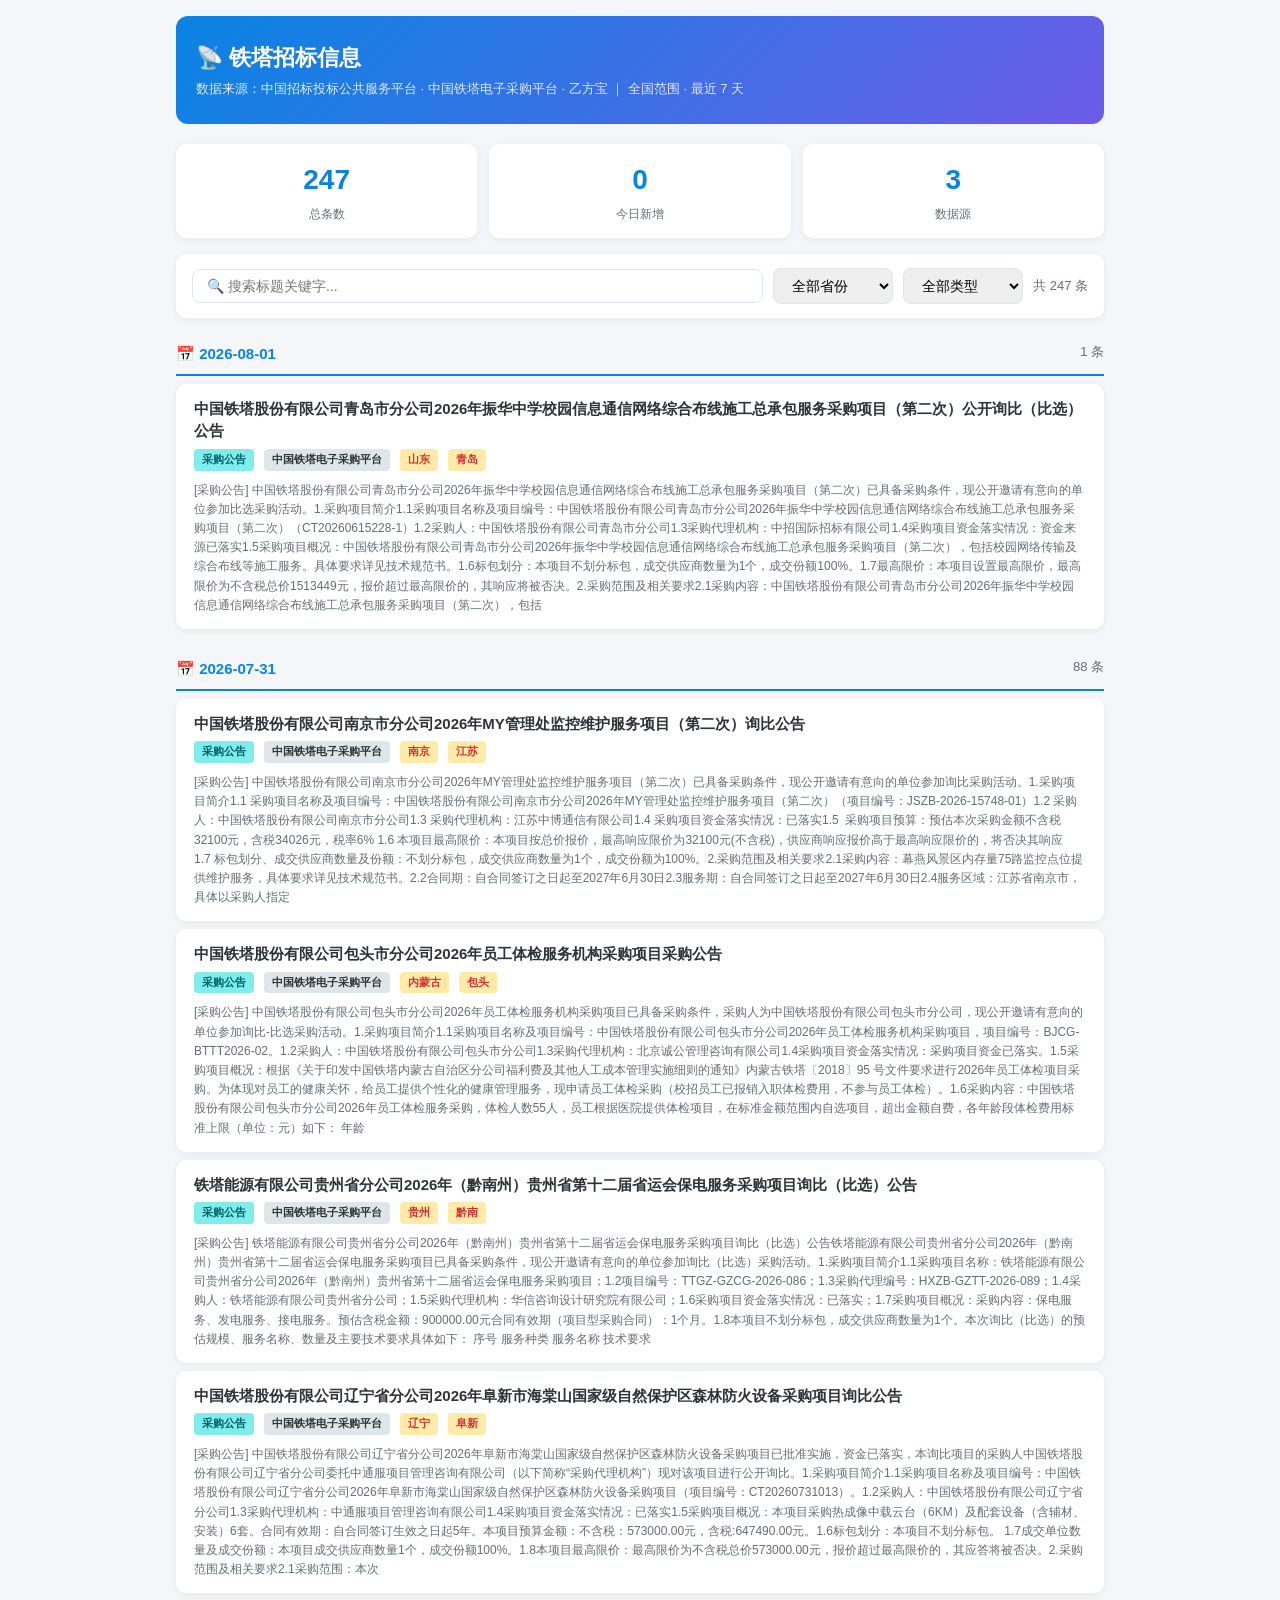
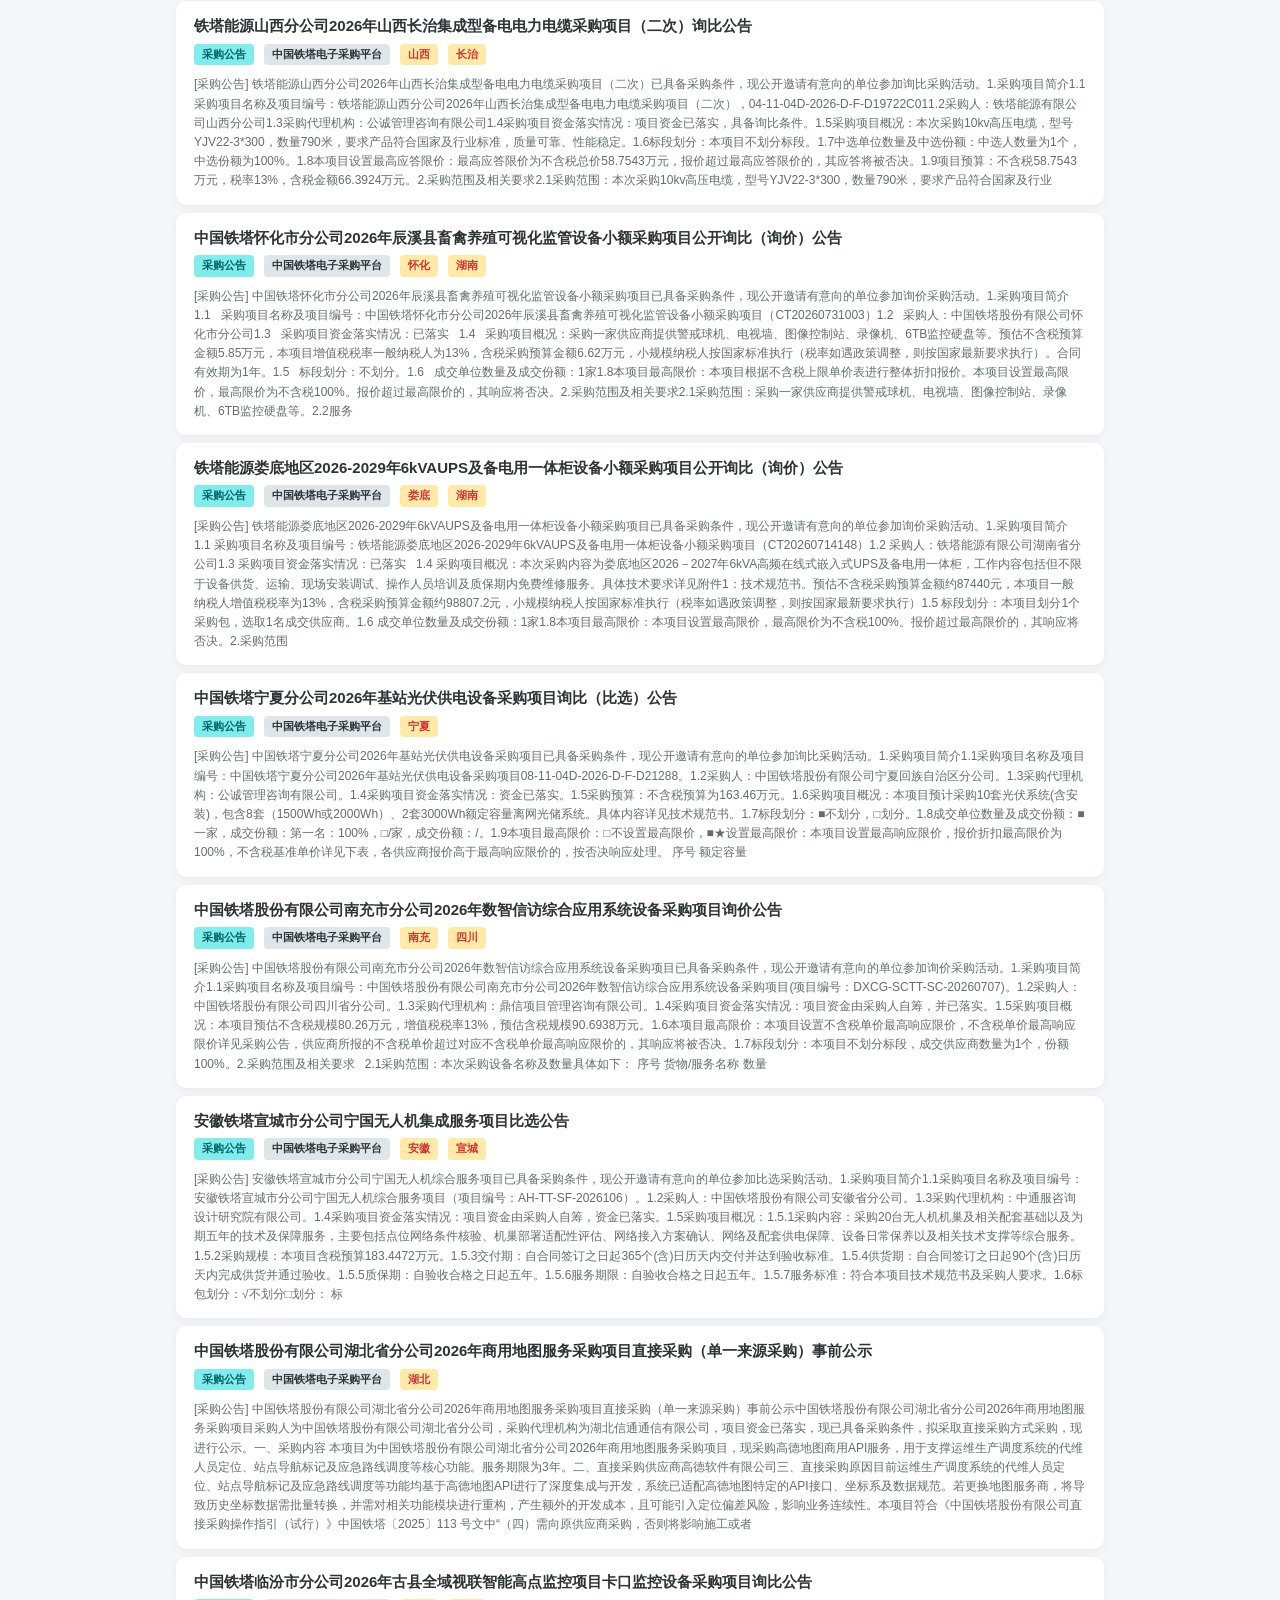
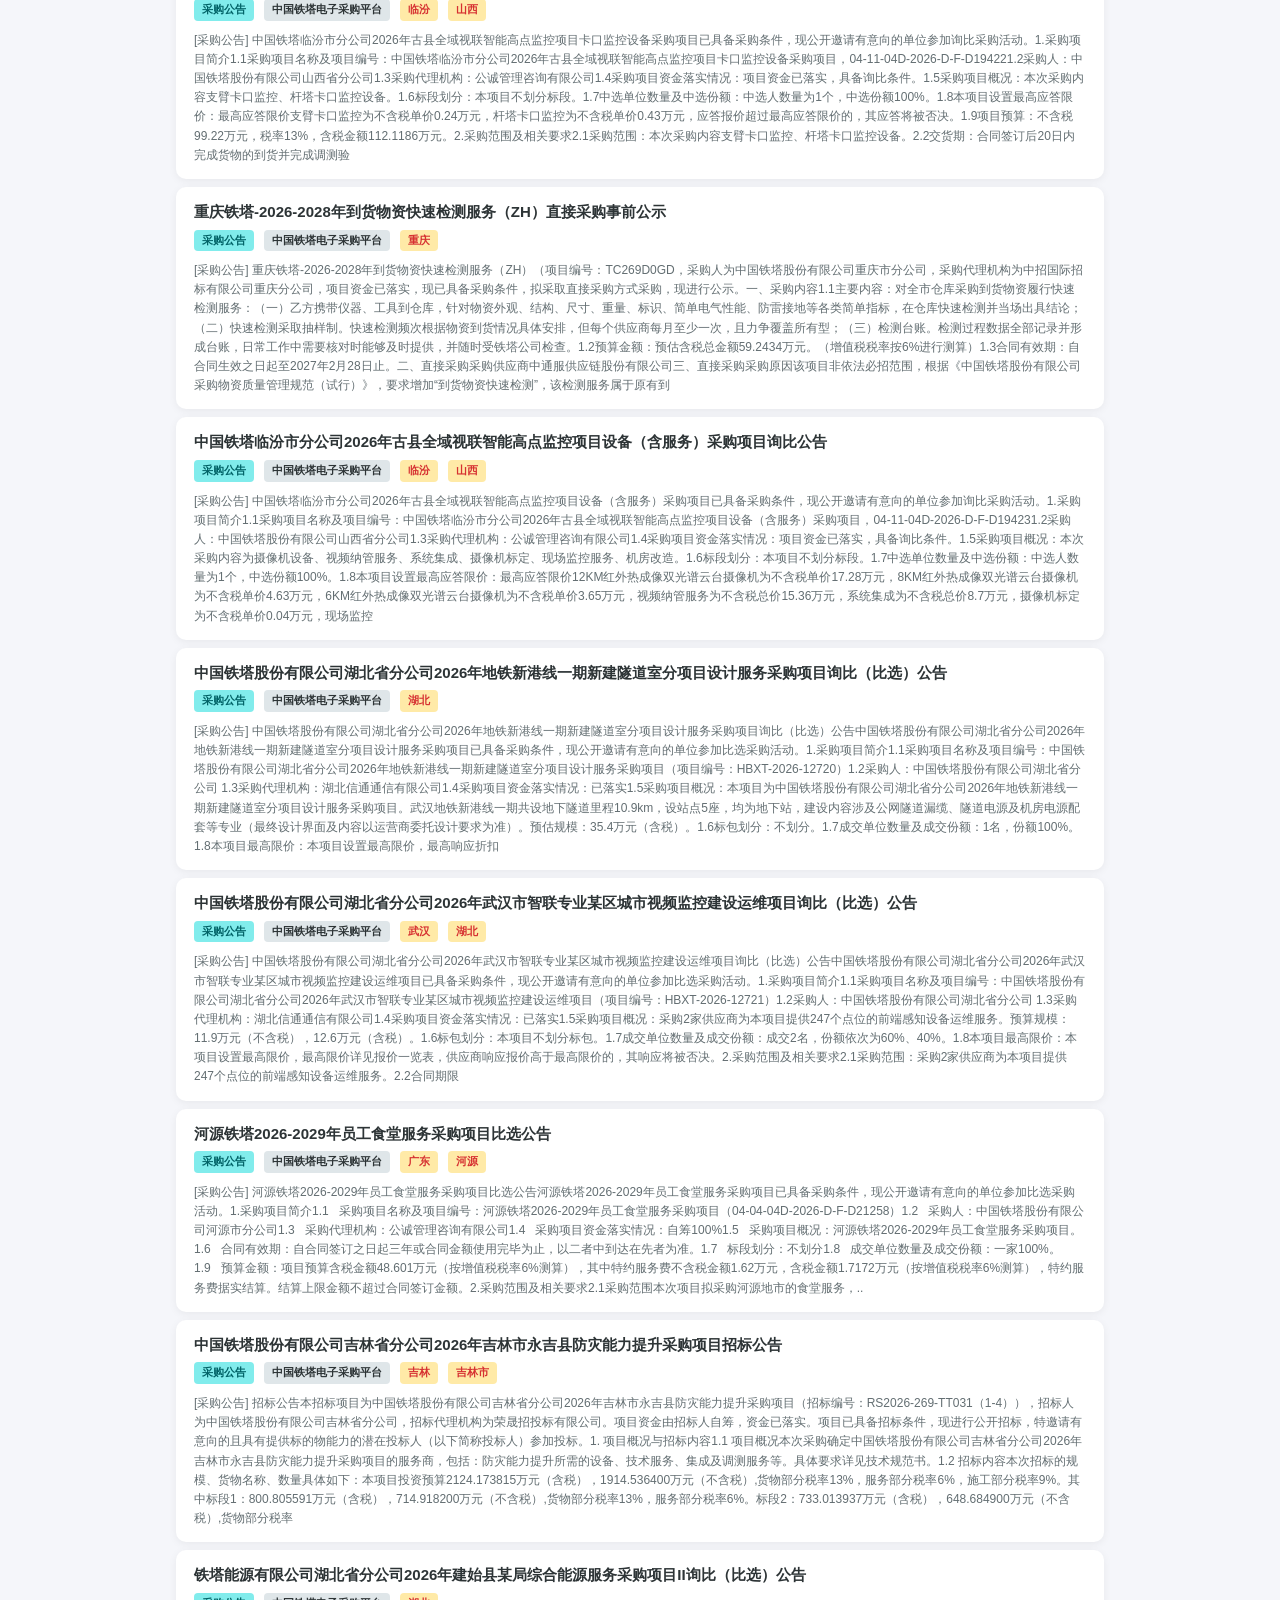
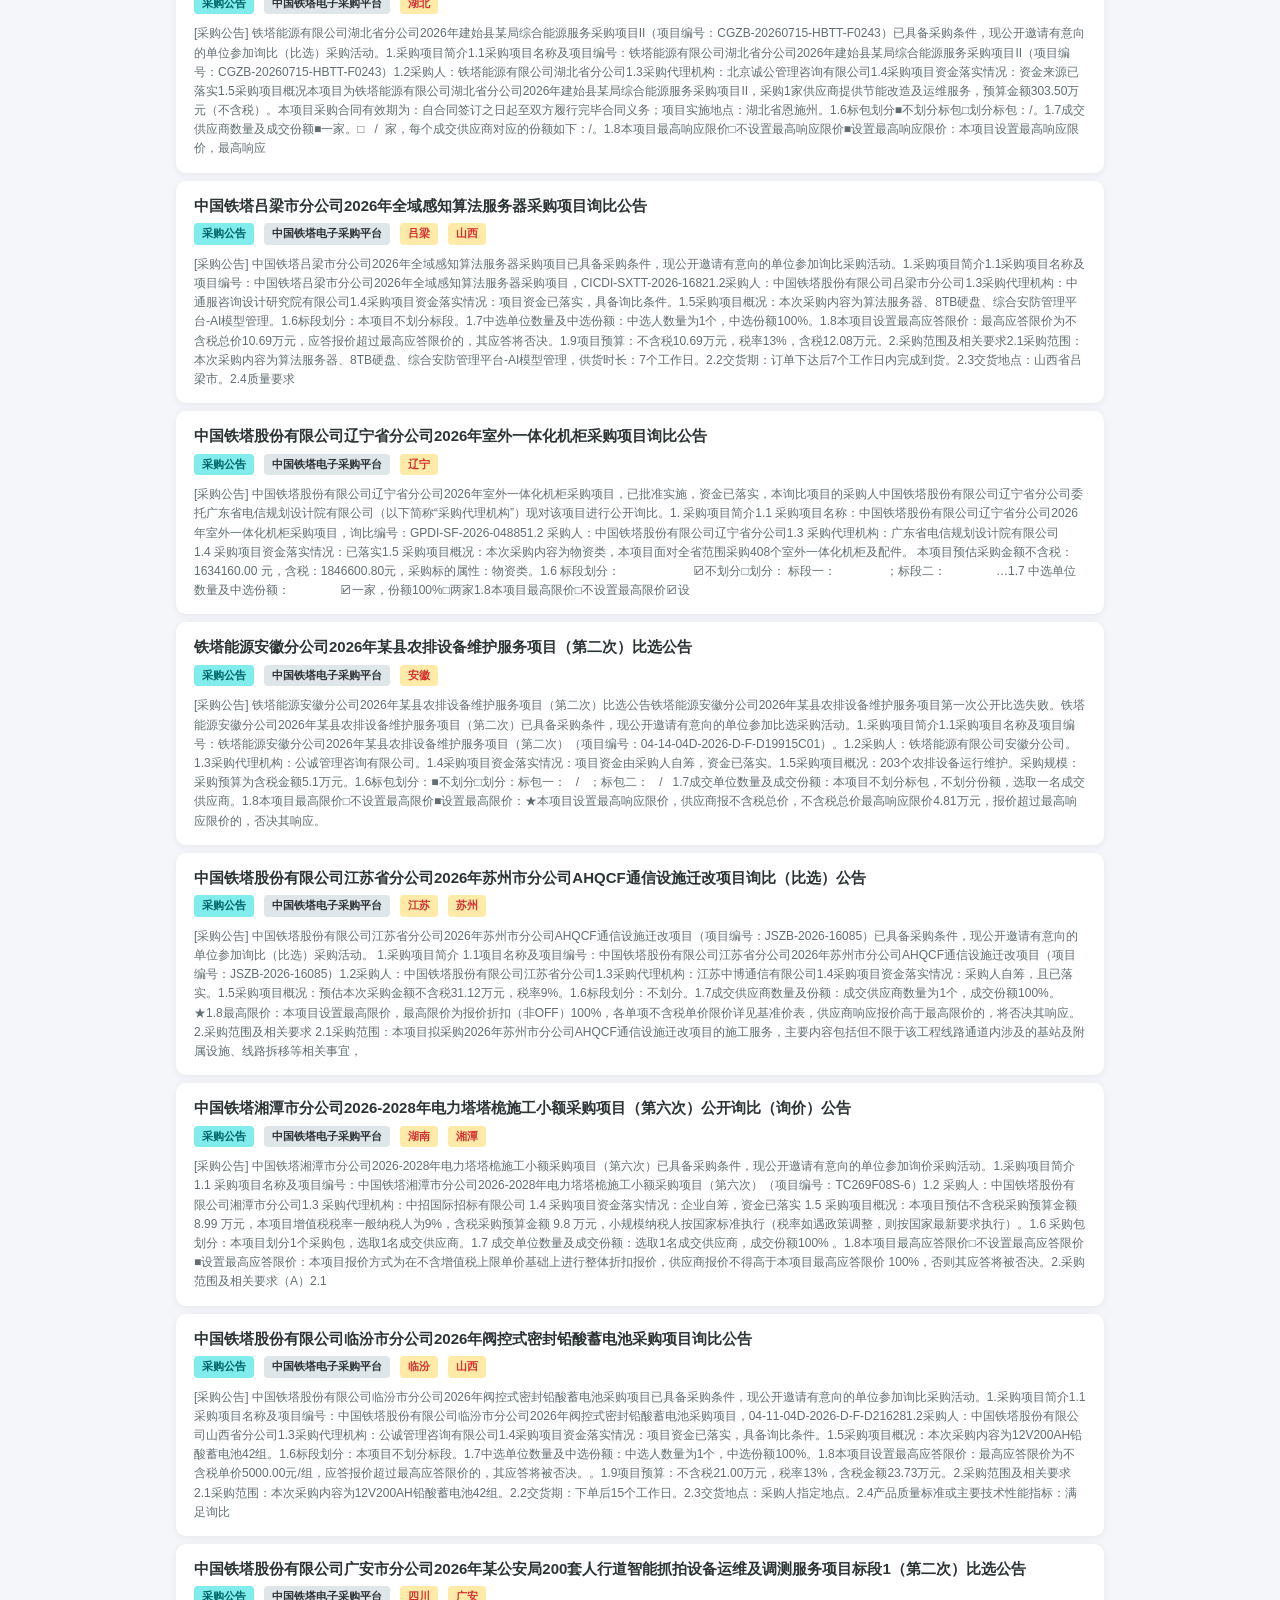
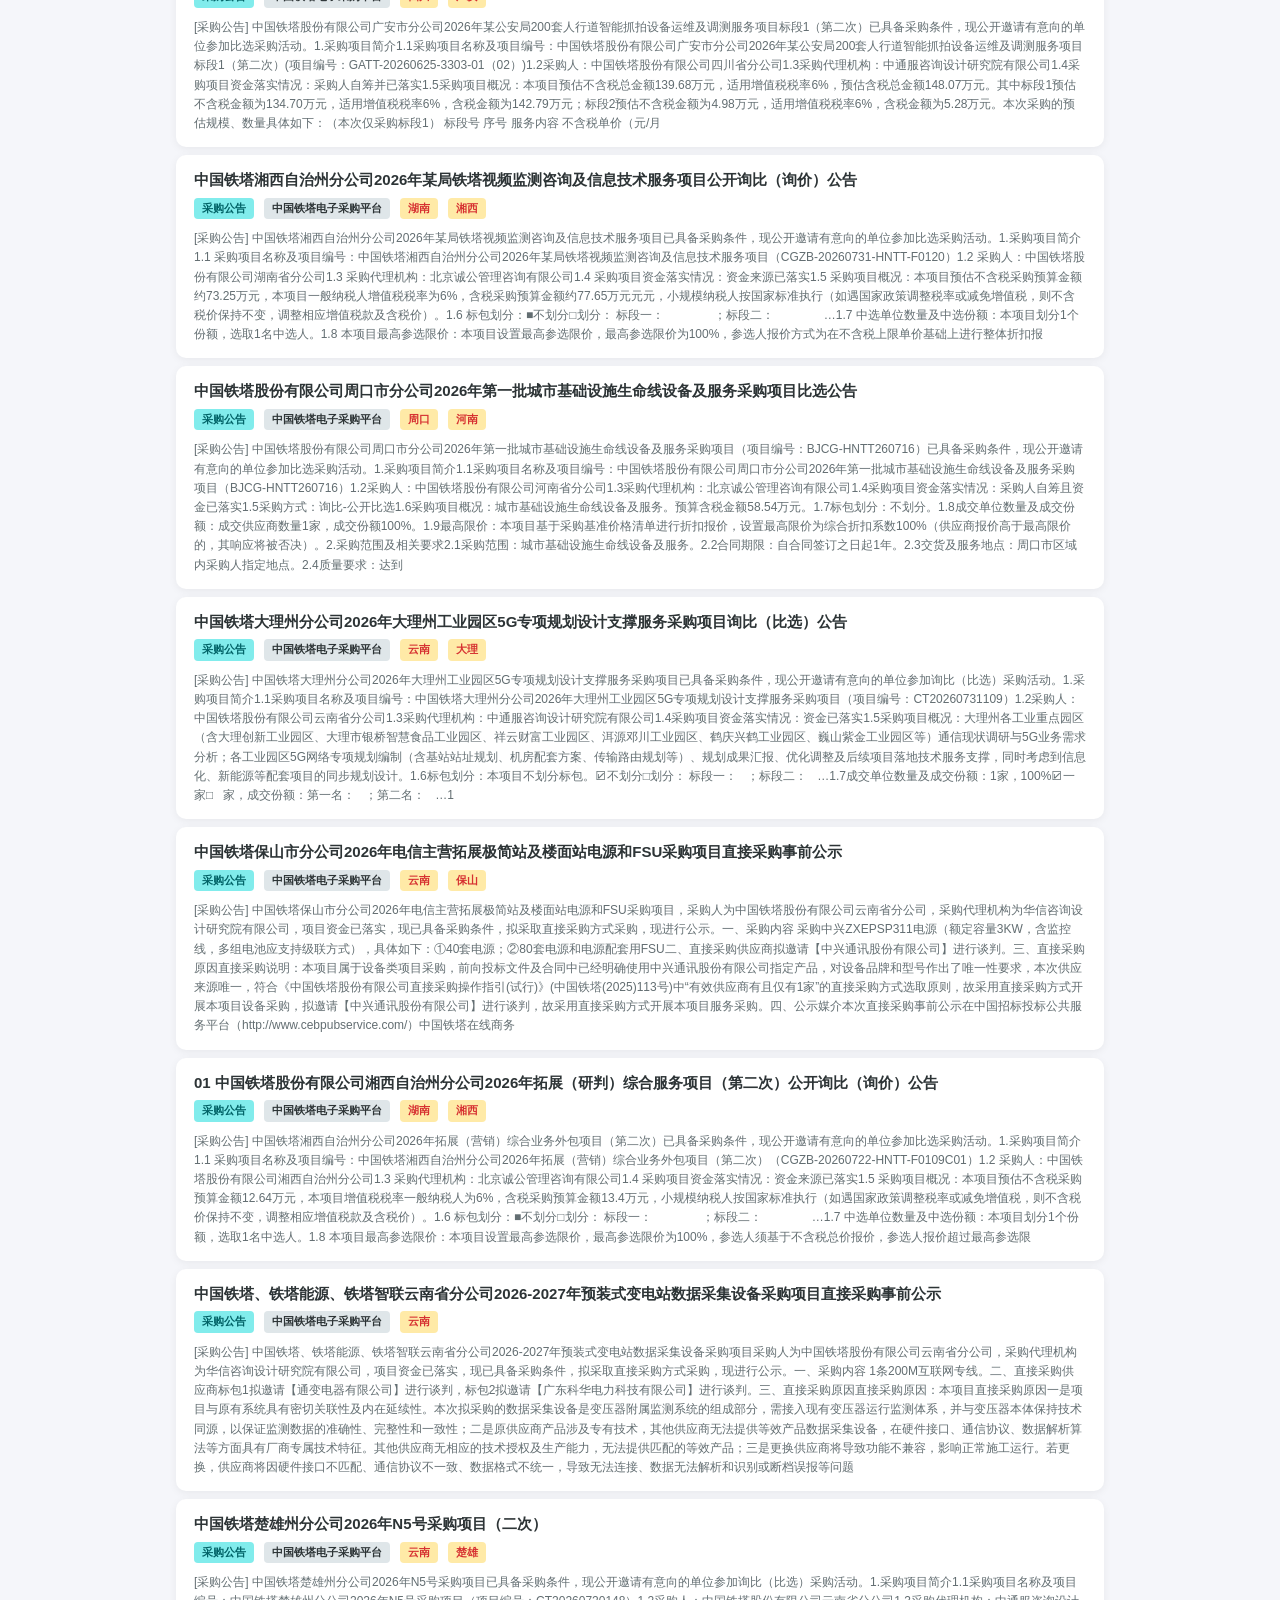
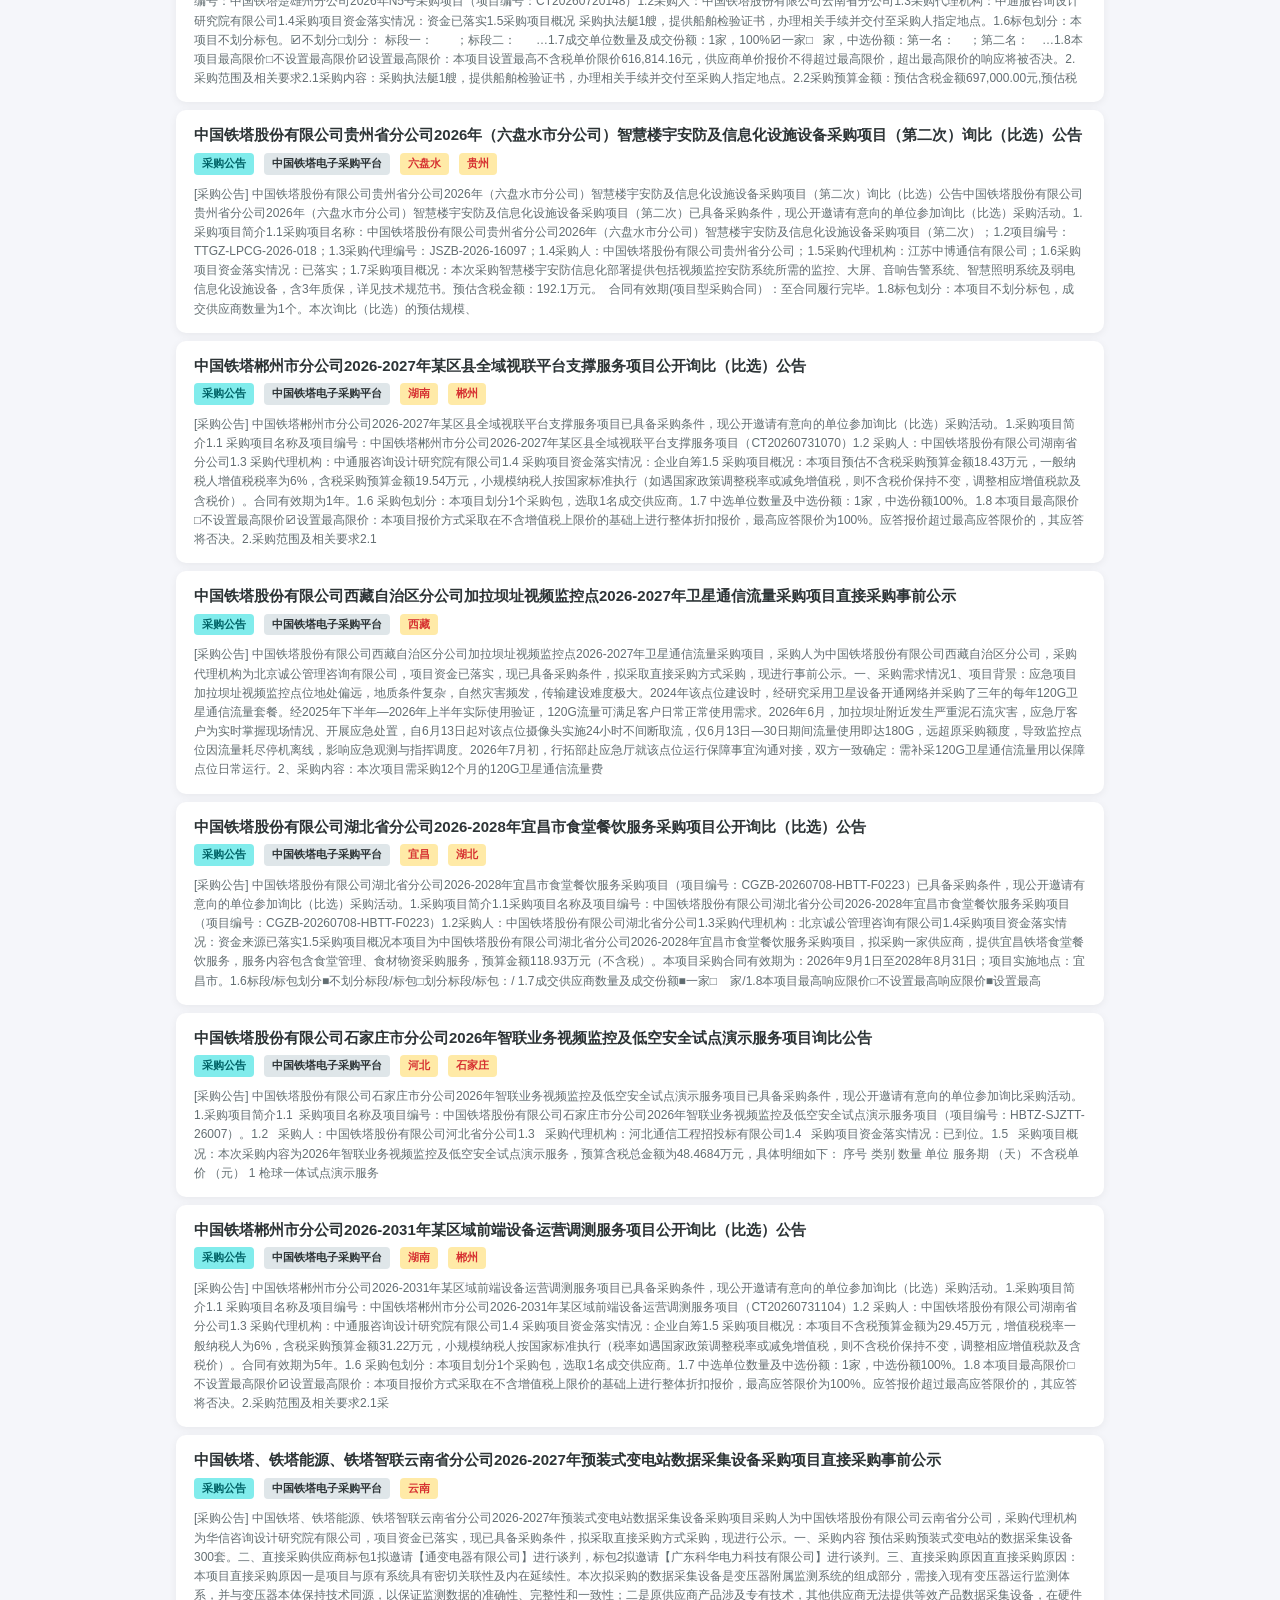
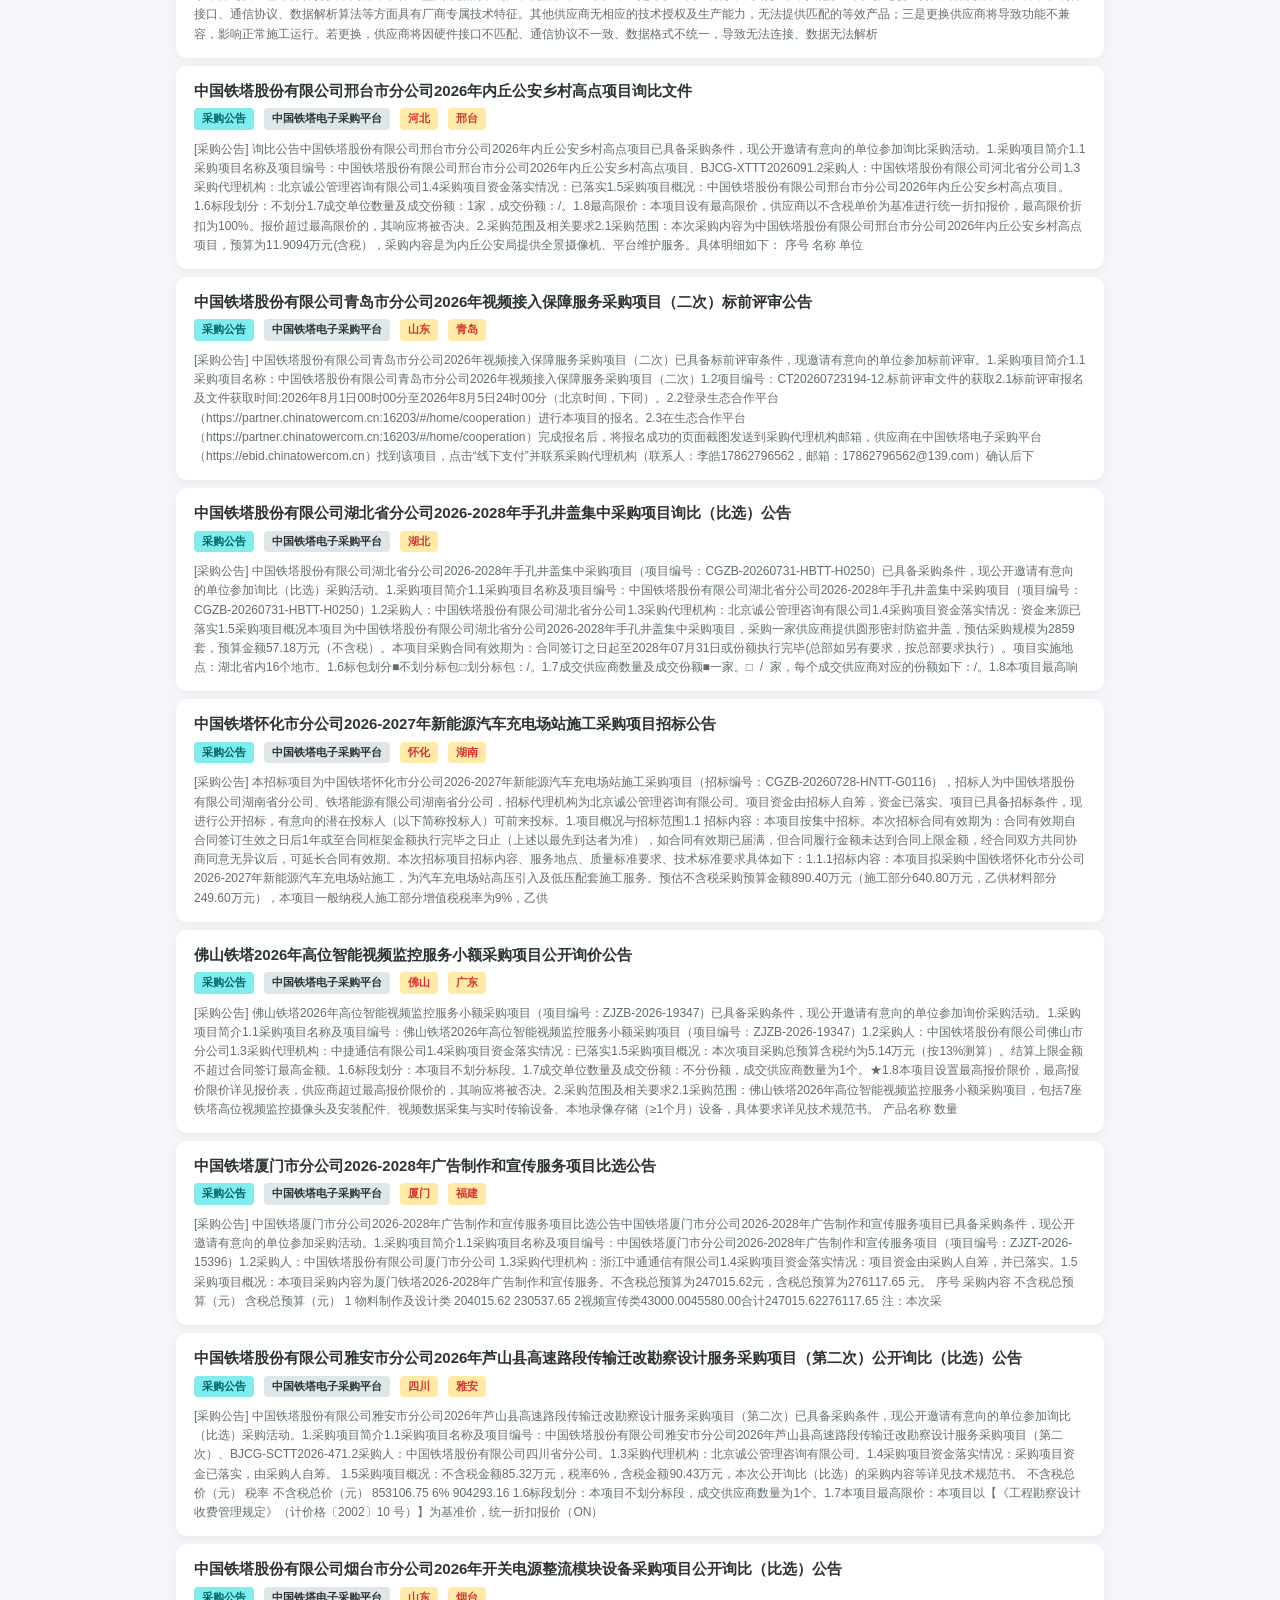
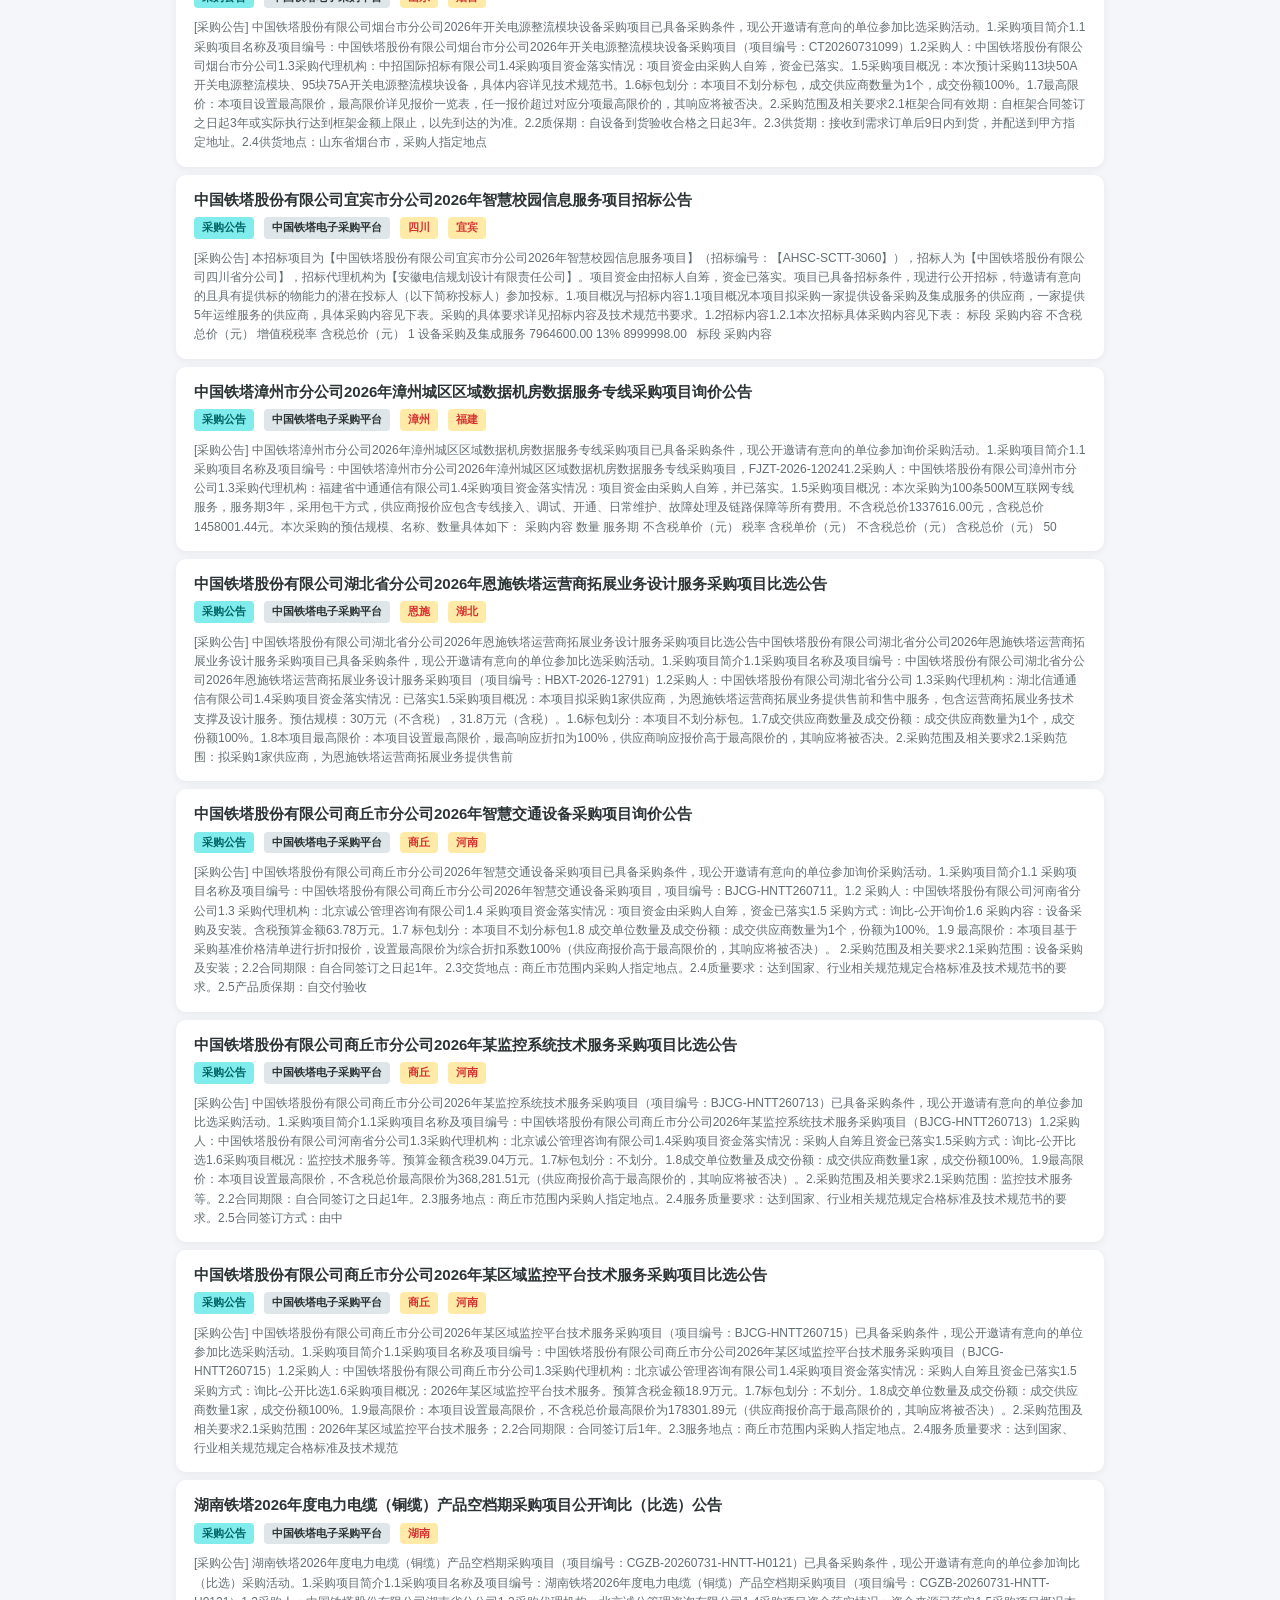
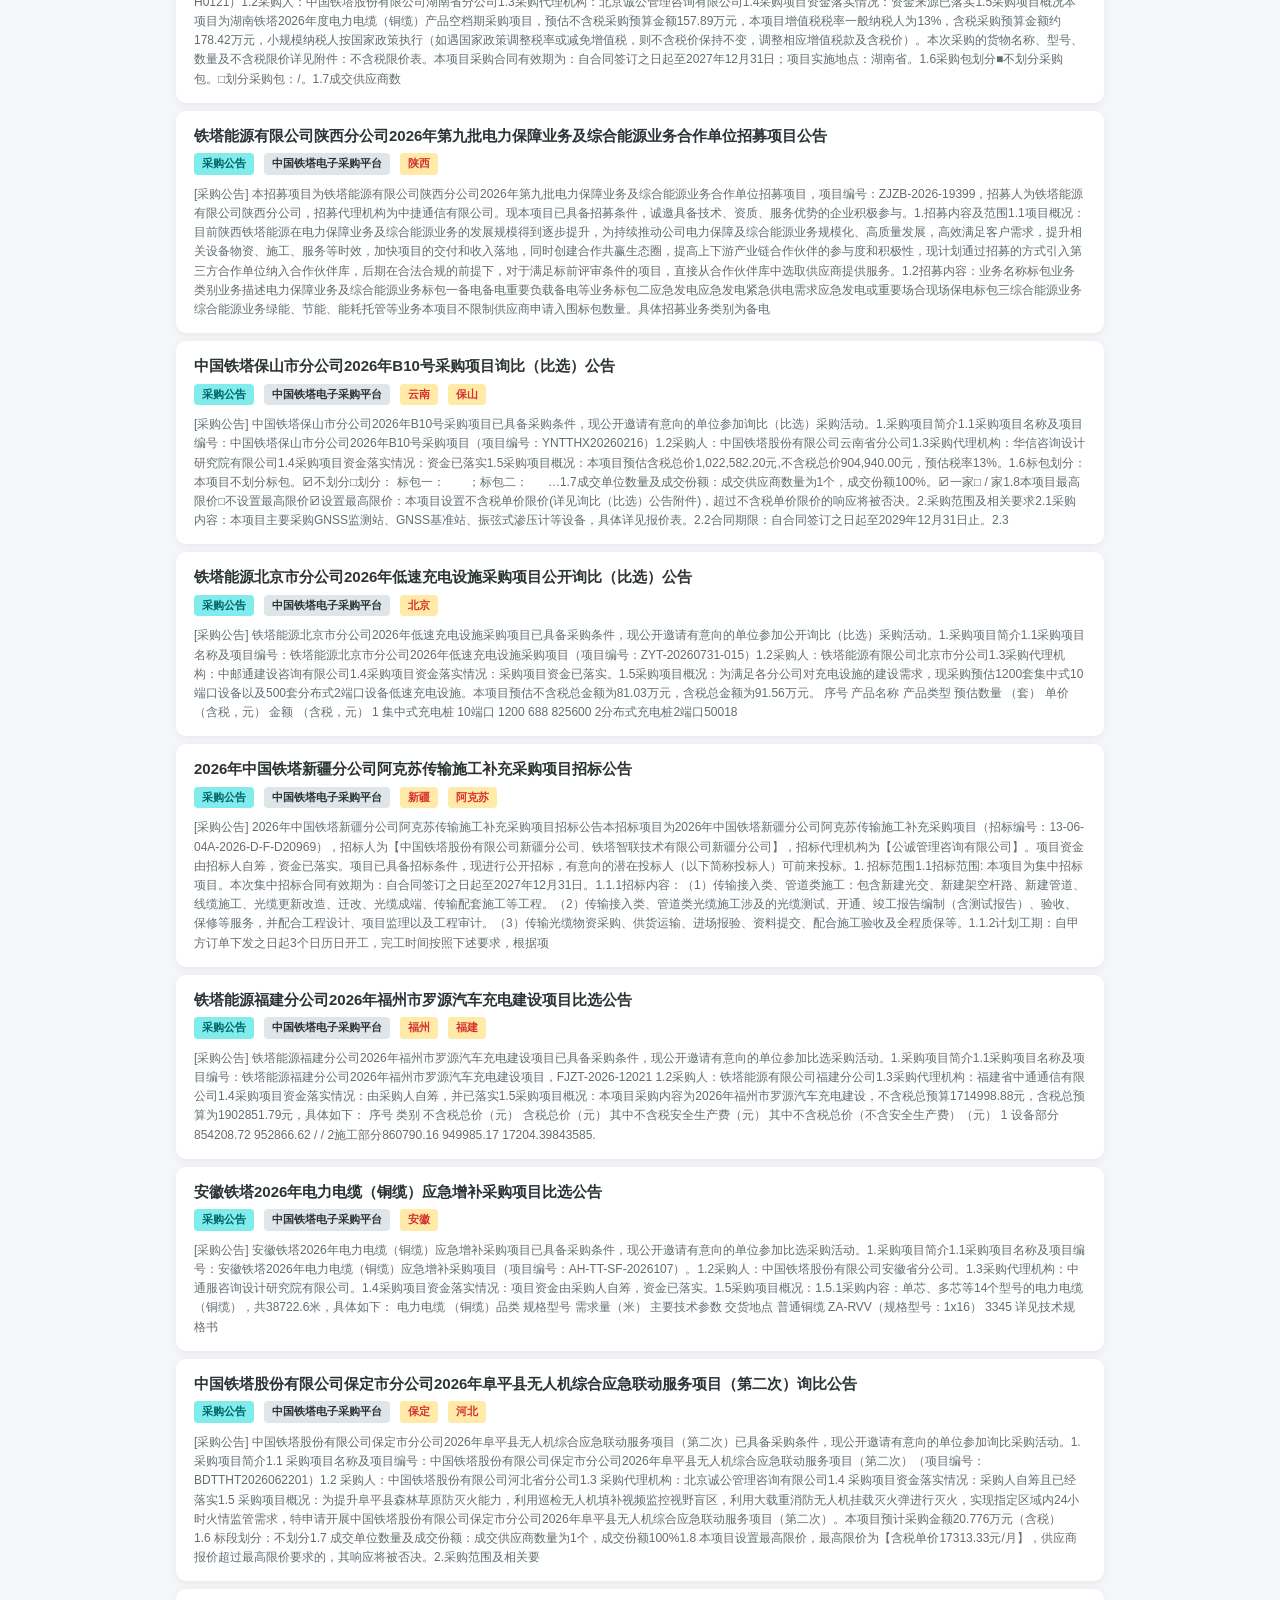
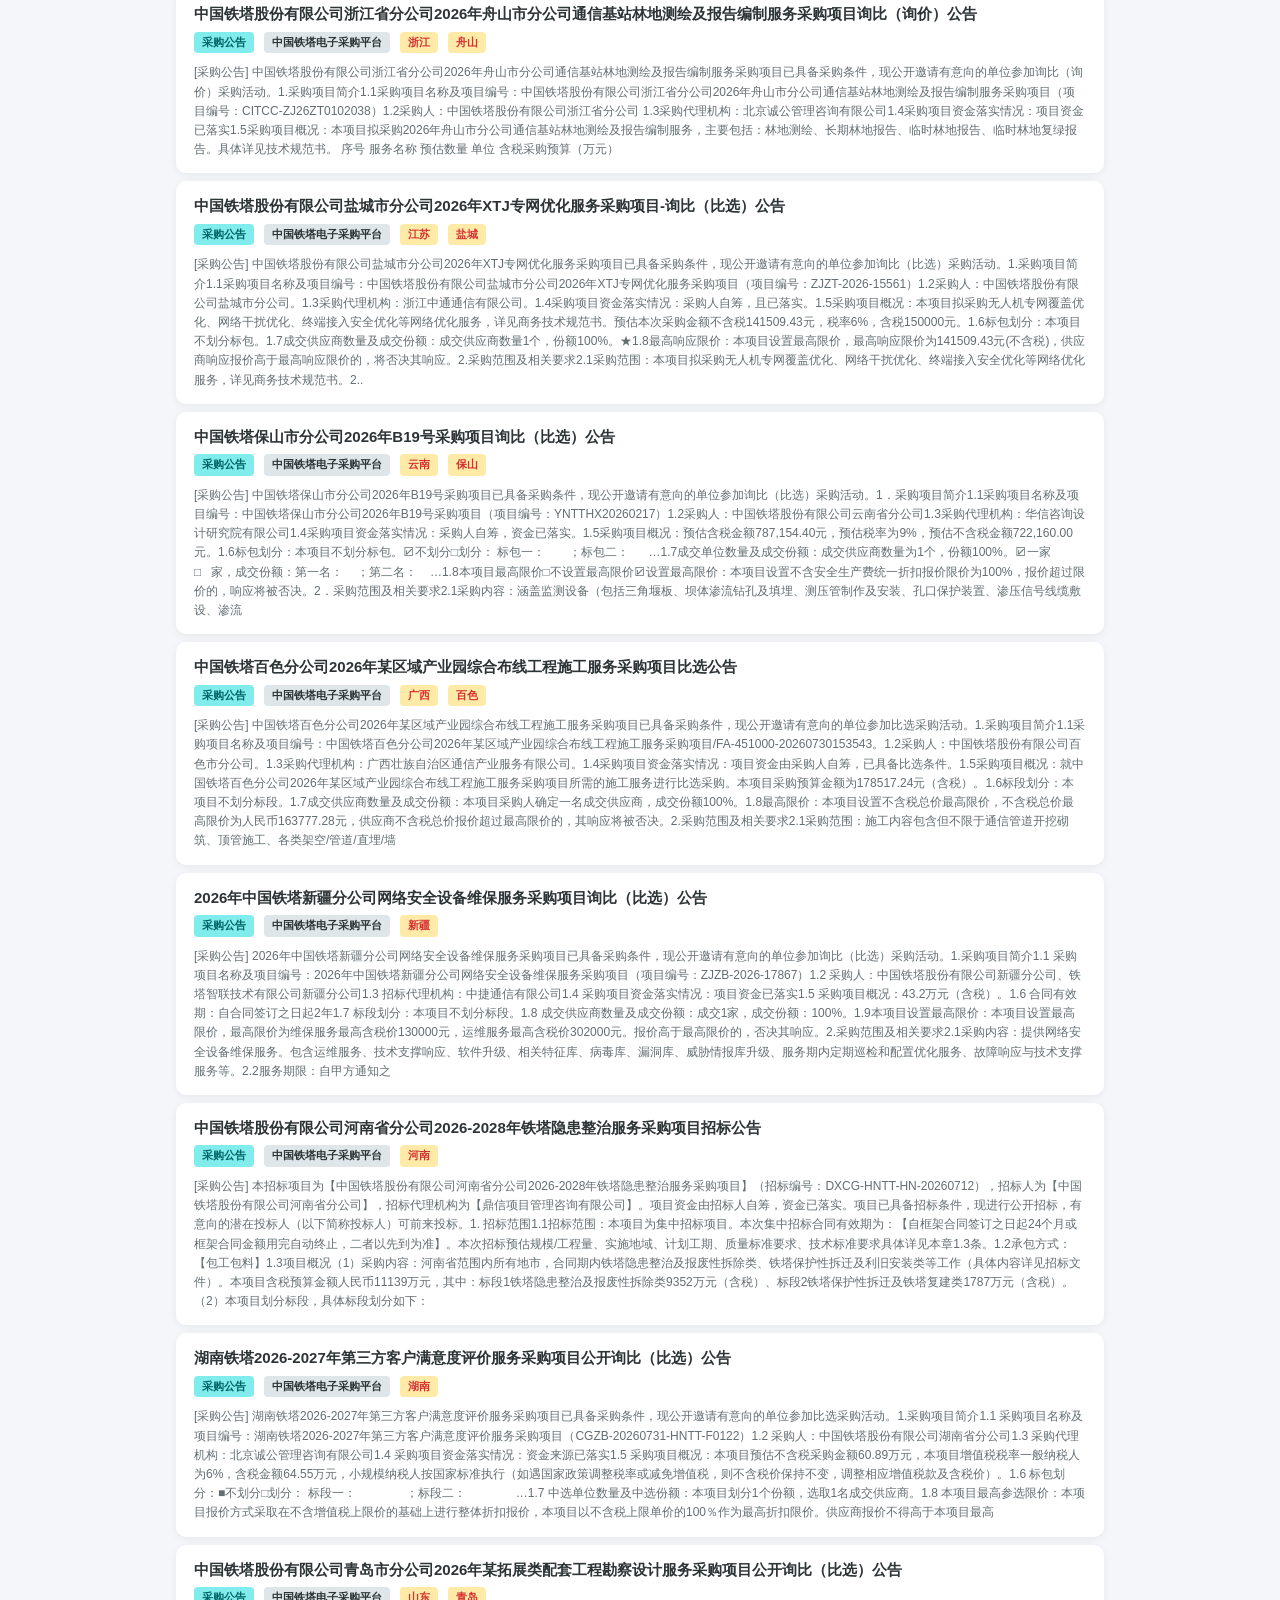
<file: index.html>
<!DOCTYPE html>
<html lang="zh-CN">
<head>
<meta charset="UTF-8">
<meta name="viewport" content="width=device-width, initial-scale=1.0">
<title>铁塔招标信息</title>
<style>
  :root {
    --bg: #f5f6fa; --card: #fff; --text: #2d3436; --muted: #636e72;
    --border: #dfe6e9; --accent: #0984e3; --shadow: 0 2px 8px rgba(0,0,0,.06);
  }
  * { margin: 0; padding: 0; box-sizing: border-box; }
  body { font-family: -apple-system, BlinkMacSystemFont, "Segoe UI", Roboto, "Helvetica Neue", Arial, "PingFang SC", "Microsoft YaHei", sans-serif; background: var(--bg); color: var(--text); line-height: 1.6; }
  .container { max-width: 960px; margin: 0 auto; padding: 16px; }

  .header { background: linear-gradient(135deg, #0984e3, #6c5ce7); color: #fff; padding: 24px 20px; border-radius: 12px; margin-bottom: 20px; }
  .header h1 { font-size: 22px; margin-bottom: 4px; }
  .header .sub { font-size: 13px; opacity: .85; }

  .stats { display: flex; gap: 12px; margin-bottom: 16px; flex-wrap: wrap; }
  .stat { background: var(--card); border-radius: 10px; padding: 14px 20px; flex: 1; min-width: 130px; box-shadow: var(--shadow); text-align: center; }
  .stat .num { font-size: 28px; font-weight: 700; color: var(--accent); }
  .stat .label { font-size: 12px; color: var(--muted); margin-top: 2px; }

  .search-bar { background: var(--card); border-radius: 10px; padding: 14px 16px; margin-bottom: 16px; box-shadow: var(--shadow); display: flex; gap: 10px; flex-wrap: wrap; align-items: center; }
  .search-bar input, .search-bar select { padding: 8px 14px; border: 1px solid var(--border); border-radius: 8px; font-size: 14px; outline: none; transition: border .2s; }
  .search-bar input:focus, .search-bar select:focus { border-color: var(--accent); }
  .search-bar input { flex: 1; min-width: 180px; }
  .search-bar select { min-width: 120px; }
  .search-bar .count { font-size: 13px; color: var(--muted); margin-left: auto; }

  .date-group { margin-bottom: 20px; }
  .date-header { font-size: 15px; font-weight: 700; color: var(--accent); padding: 8px 0; border-bottom: 2px solid var(--accent); margin-bottom: 8px; display: flex; justify-content: space-between; }
  .date-header .cnt { font-size: 13px; font-weight: 400; color: var(--muted); }

  .item { background: var(--card); border-radius: 10px; padding: 14px 18px; margin-bottom: 8px; box-shadow: var(--shadow); transition: transform .15s; }
  .item:hover { transform: translateX(4px); }
  .item .title { font-size: 15px; font-weight: 600; line-height: 1.5; margin-bottom: 6px; }
  .item .title a { color: var(--text); text-decoration: none; }
  .item .title a:hover { color: var(--accent); }
  .item .meta { display: flex; gap: 10px; flex-wrap: wrap; font-size: 12px; color: var(--muted); align-items: center; }
  .tag { display: inline-block; padding: 2px 8px; border-radius: 4px; font-size: 11px; font-weight: 600; }
  .tag-source { background: #dfe6e9; color: #2d3436; }
  .tag-region { background: #ffeaa7; color: #d63031; }
  .tag-type { background: #81ecec; color: #006266; }

  .empty { text-align: center; padding: 40px; color: var(--muted); font-size: 15px; }

  @media (max-width: 600px) {
    .container { padding: 10px; }
    .header { padding: 16px; }
    .header h1 { font-size: 18px; }
    .search-bar { flex-direction: column; }
    .search-bar input, .search-bar select { width: 100%; }
  }
</style>
</head>
<body>
<div class="container">

  <div class="header">
    <h1>📡 铁塔招标信息</h1>
    <div class="sub">数据来源：中国招标投标公共服务平台 · 中国铁塔电子采购平台 · 乙方宝 ｜ 全国范围 · 最近 7 天</div>
  </div>

  <div class="stats">
    <div class="stat"><div class="num" id="statTotal">-</div><div class="label">总条数</div></div>
    <div class="stat"><div class="num" id="statToday">-</div><div class="label">今日新增</div></div>
    <div class="stat"><div class="num" id="statSources">3</div><div class="label">数据源</div></div>
  </div>

  <div class="search-bar">
    <input type="text" id="searchKeyword" placeholder="🔍 搜索标题关键字..." oninput="doFilter()">
    <select id="searchRegion" onchange="doFilter()">
      <option value="">全部省份</option>
    </select>
    <select id="searchBidType" onchange="doFilter()">
      <option value="">全部类型</option>
      <option value="招标公告">招标公告</option>
      <option value="开标记录">开标记录</option>
      <option value="评标公示">评标公示</option>
      <option value="中标公告">中标公告</option>
      <option value="采购公告">采购公告</option>
    </select>
    <span class="count" id="resultCount"></span>
  </div>

  <div id="list"></div>

</div>

<script>
// 省份列表和城市映射
var PROVINCE_LIST = ["北京", "上海", "天津", "重庆", "河北", "山西", "辽宁", "吉林", "黑龙江", "江苏", "浙江", "安徽", "福建", "江西", "山东", "河南", "湖北", "湖南", "广东", "广西", "海南", "四川", "贵州", "云南", "西藏", "陕西", "甘肃", "青海", "宁夏", "新疆", "内蒙古"];
var CITY_MAP = {"石家庄": "河北", "唐山": "河北", "秦皇岛": "河北", "邯郸": "河北", "邢台": "河北", "保定": "河北", "张家口": "河北", "承德": "河北", "沧州": "河北", "廊坊": "河北", "衡水": "河北", "太原": "山西", "大同": "山西", "阳泉": "山西", "长治": "山西", "晋城": "山西", "朔州": "山西", "晋中": "山西", "运城": "山西", "忻州": "山西", "临汾": "山西", "吕梁": "山西", "呼和浩特": "内蒙古", "包头": "内蒙古", "乌海": "内蒙古", "赤峰": "内蒙古", "通辽": "内蒙古", "鄂尔多斯": "内蒙古", "呼伦贝尔": "内蒙古", "巴彦淖尔": "内蒙古", "乌兰察布": "内蒙古", "兴安": "内蒙古", "锡林郭勒": "内蒙古", "阿拉善": "内蒙古", "沈阳": "辽宁", "大连": "辽宁", "鞍山": "辽宁", "抚顺": "辽宁", "本溪": "辽宁", "丹东": "辽宁", "锦州": "辽宁", "营口": "辽宁", "阜新": "辽宁", "辽阳": "辽宁", "盘锦": "辽宁", "铁岭": "辽宁", "葫芦岛": "辽宁", "长春": "吉林", "吉林市": "吉林", "四平": "吉林", "辽源": "吉林", "通化": "吉林", "白山": "吉林", "松原": "吉林", "白城": "吉林", "延边": "吉林", "哈尔滨": "黑龙江", "齐齐哈尔": "黑龙江", "鸡西": "黑龙江", "鹤岗": "黑龙江", "双鸭山": "黑龙江", "大庆": "黑龙江", "伊春": "黑龙江", "佳木斯": "黑龙江", "七台河": "黑龙江", "牡丹江": "黑龙江", "黑河": "黑龙江", "绥化": "黑龙江", "大兴安岭": "黑龙江", "南京": "江苏", "无锡": "江苏", "徐州": "江苏", "常州": "江苏", "苏州": "江苏", "南通": "江苏", "连云港": "江苏", "淮安": "江苏", "盐城": "江苏", "扬州": "江苏", "镇江": "江苏", "泰州": "江苏", "宿迁": "江苏", "杭州": "浙江", "宁波": "浙江", "温州": "浙江", "嘉兴": "浙江", "湖州": "浙江", "绍兴": "浙江", "金华": "浙江", "衢州": "浙江", "舟山": "浙江", "台州": "浙江", "丽水": "浙江", "合肥": "安徽", "芜湖": "安徽", "蚌埠": "安徽", "淮南": "安徽", "马鞍山": "安徽", "淮北": "安徽", "铜陵": "安徽", "安庆": "安徽", "黄山": "安徽", "滁州": "安徽", "阜阳": "安徽", "宿州": "安徽", "六安": "安徽", "亳州": "安徽", "池州": "安徽", "宣城": "安徽", "福州": "福建", "厦门": "福建", "莆田": "福建", "三明": "福建", "泉州": "福建", "漳州": "福建", "南平": "福建", "龙岩": "福建", "宁德": "福建", "南昌": "江西", "景德镇": "江西", "萍乡": "江西", "九江": "江西", "新余": "江西", "鹰潭": "江西", "赣州": "江西", "吉安": "江西", "宜春": "江西", "抚州": "江西", "上饶": "江西", "济南": "山东", "青岛": "山东", "淄博": "山东", "枣庄": "山东", "东营": "山东", "烟台": "山东", "潍坊": "山东", "济宁": "山东", "泰安": "山东", "威海": "山东", "日照": "山东", "临沂": "山东", "德州": "山东", "聊城": "山东", "滨州": "山东", "菏泽": "山东", "郑州": "河南", "开封": "河南", "洛阳": "河南", "平顶山": "河南", "安阳": "河南", "鹤壁": "河南", "新乡": "河南", "焦作": "河南", "濮阳": "河南", "许昌": "河南", "漯河": "河南", "三门峡": "河南", "南阳": "河南", "商丘": "河南", "信阳": "河南", "周口": "河南", "驻马店": "河南", "济源": "河南", "武汉": "湖北", "黄石": "湖北", "十堰": "湖北", "宜昌": "湖北", "襄阳": "湖北", "鄂州": "湖北", "荆门": "湖北", "孝感": "湖北", "荆州": "湖北", "黄冈": "湖北", "咸宁": "湖北", "随州": "湖北", "恩施": "湖北", "仙桃": "湖北", "潜江": "湖北", "天门": "湖北", "神农架": "湖北", "长沙": "湖南", "株洲": "湖南", "湘潭": "湖南", "衡阳": "湖南", "邵阳": "湖南", "岳阳": "湖南", "常德": "湖南", "张家界": "湖南", "益阳": "湖南", "郴州": "湖南", "永州": "湖南", "怀化": "湖南", "娄底": "湖南", "湘西": "湖南", "广州": "广东", "韶关": "广东", "深圳": "广东", "珠海": "广东", "汕头": "广东", "佛山": "广东", "江门": "广东", "湛江": "广东", "茂名": "广东", "肇庆": "广东", "惠州": "广东", "梅州": "广东", "汕尾": "广东", "河源": "广东", "阳江": "广东", "清远": "广东", "东莞": "广东", "中山": "广东", "潮州": "广东", "揭阳": "广东", "云浮": "广东", "南宁": "广西", "柳州": "广西", "桂林": "广西", "梧州": "广西", "北海": "广西", "防城港": "广西", "钦州": "广西", "贵港": "广西", "玉林": "广西", "百色": "广西", "贺州": "广西", "河池": "广西", "来宾": "广西", "崇左": "广西", "海口": "海南", "三亚": "海南", "三沙": "海南", "儋州": "海南", "成都": "四川", "自贡": "四川", "攀枝花": "四川", "泸州": "四川", "德阳": "四川", "绵阳": "四川", "广元": "四川", "遂宁": "四川", "内江": "四川", "乐山": "四川", "南充": "四川", "眉山": "四川", "宜宾": "四川", "广安": "四川", "达州": "四川", "雅安": "四川", "巴中": "四川", "资阳": "四川", "阿坝": "四川", "甘孜": "四川", "凉山": "四川", "贵阳": "贵州", "六盘水": "贵州", "遵义": "贵州", "安顺": "贵州", "毕节": "贵州", "铜仁": "贵州", "黔西南": "贵州", "黔东南": "贵州", "黔南": "贵州", "昆明": "云南", "曲靖": "云南", "玉溪": "云南", "保山": "云南", "昭通": "云南", "丽江": "云南", "普洱": "云南", "临沧": "云南", "楚雄": "云南", "红河": "云南", "文山": "云南", "西双版纳": "云南", "大理": "云南", "德宏": "云南", "怒江": "云南", "迪庆": "云南", "拉萨": "西藏", "日喀则": "西藏", "昌都": "西藏", "林芝": "西藏", "山南": "西藏", "那曲": "西藏", "阿里": "西藏", "西安": "陕西", "铜川": "陕西", "宝鸡": "陕西", "咸阳": "陕西", "渭南": "陕西", "延安": "陕西", "汉中": "陕西", "榆林": "陕西", "安康": "陕西", "商洛": "陕西", "兰州": "甘肃", "嘉峪关": "甘肃", "金昌": "甘肃", "白银": "甘肃", "天水": "甘肃", "武威": "甘肃", "张掖": "甘肃", "平凉": "甘肃", "酒泉": "甘肃", "庆阳": "甘肃", "定西": "甘肃", "陇南": "甘肃", "临夏": "甘肃", "甘南": "甘肃", "西宁": "青海", "海东": "青海", "海北": "青海", "黄南": "青海", "果洛": "青海", "玉树": "青海", "海西": "青海", "银川": "宁夏", "石嘴山": "宁夏", "吴忠": "宁夏", "固原": "宁夏", "中卫": "宁夏", "乌鲁木齐": "新疆", "克拉玛依": "新疆", "吐鲁番": "新疆", "哈密": "新疆", "昌吉": "新疆", "博尔塔拉": "新疆", "巴音郭楞": "新疆", "阿克苏": "新疆", "克孜勒苏": "新疆", "喀什": "新疆", "和田": "新疆", "伊犁": "新疆", "塔城": "新疆", "阿勒泰": "新疆", "石河子": "新疆"};
var ALL_ITEMS = [{"id": "615bde78b49c8806", "title": "中国铁塔股份有限公司青岛市分公司2026年振华中学校园信息通信网络综合布线施工总承包服务采购项目（第二次）公开询比（比选）公告", "url": "https://ebid.chinatowercom.cn/zgtt/gggs/003001/20260801/22ce5564-f156-4919-9498-dfb6cd9aa515.html", "date": "2026-08-01", "source": "中国铁塔电子采购平台", "description": "[采购公告] 中国铁塔股份有限公司青岛市分公司2026年振华中学校园信息通信网络综合布线施工总承包服务采购项目（第二次）已具备采购条件，现公开邀请有意向的单位参加比选采购活动。1.采购项目简介1.1采购项目名称及项目编号：中国铁塔股份有限公司青岛市分公司2026年振华中学校园信息通信网络综合布线施工总承包服务采购项目（第二次）（CT20260615228-1）1.2采购人：中国铁塔股份有限公司青岛市分公司1.3采购代理机构：中招国际招标有限公司1.4采购项目资金落实情况：资金来源已落实1.5采购项目概况：中国铁塔股份有限公司青岛市分公司2026年振华中学校园信息通信网络综合布线施工总承包服务采购项目（第二次），包括校园网络传输及综合布线等施工服务。具体要求详见技术规范书。1.6标包划分：本项目不划分标包，成交供应商数量为1个，成交份额100%。1.7最高限价：本项目设置最高限价，最高限价为不含税总价1513449元，报价超过最高限价的，其响应将被否决。2.采购范围及相关要求2.1采购内容：中国铁塔股份有限公司青岛市分公司2026年振华中学校园信息通信网络综合布线施工总承包服务采购项目（第二次），包括", "bidType": "采购公告", "regions": ["山东", "青岛"]}, {"id": "7e30074f28e2a68e", "title": "中国铁塔股份有限公司南京市分公司2026年MY管理处监控维护服务项目（第二次）询比公告", "url": "https://ebid.chinatowercom.cn/zgtt/gggs/003001/20260731/ac0e9822-76fc-4715-8e9c-d9115f4fd71d.html", "date": "2026-07-31", "source": "中国铁塔电子采购平台", "description": "[采购公告] 中国铁塔股份有限公司南京市分公司2026年MY管理处监控维护服务项目（第二次）已具备采购条件，现公开邀请有意向的单位参加询比采购活动。1.采购项目简介1.1 采购项目名称及项目编号：中国铁塔股份有限公司南京市分公司2026年MY管理处监控维护服务项目（第二次）（项目编号：JSZB-2026-15748-01）1.2 采购人：中国铁塔股份有限公司南京市分公司1.3 采购代理机构：江苏中博通信有限公司1.4 采购项目资金落实情况：已落实1.5  采购项目预算：预估本次采购金额不含税32100元，含税34026元，税率6% 1.6 本项目最高限价：本项目按总价报价，最高响应限价为32100元(不含税)，供应商响应报价高于最高响应限价的，将否决其响应1.7 标包划分、成交供应商数量及份额：不划分标包，成交供应商数量为1个，成交份额为100%。2.采购范围及相关要求2.1采购内容：幕燕风景区内存量75路监控点位提供维护服务，具体要求详见技术规范书。2.2合同期：自合同签订之日起至2027年6月30日2.3服务期：自合同签订之日起至2027年6月30日2.4服务区域：江苏省南京市，具体以采购人指定", "bidType": "采购公告", "regions": ["南京", "江苏"]}, {"id": "bd2abb1989691272", "title": "中国铁塔股份有限公司包头市分公司2026年员工体检服务机构采购项目采购公告", "url": "https://ebid.chinatowercom.cn/zgtt/gggs/003001/20260731/8e461d1d-77c0-4469-a9a9-e517207256f0.html", "date": "2026-07-31", "source": "中国铁塔电子采购平台", "description": "[采购公告] 中国铁塔股份有限公司包头市分公司2026年员工体检服务机构采购项目已具备采购条件，采购人为中国铁塔股份有限公司包头市分公司，现公开邀请有意向的单位参加询比-比选采购活动。1.采购项目简介1.1采购项目名称及项目编号：中国铁塔股份有限公司包头市分公司2026年员工体检服务机构采购项目，项目编号：BJCG-BTTT2026-02。1.2采购人：中国铁塔股份有限公司包头市分公司1.3采购代理机构：北京诚公管理咨询有限公司1.4采购项目资金落实情况：采购项目资金已落实。1.5采购项目概况：根据《关于印发中国铁塔内蒙古自治区分公司福利费及其他人工成本管理实施细则的通知》内蒙古铁塔〔2018〕95 号文件要求进行2026年员工体检项目采购。为体现对员工的健康关怀，给员工提供个性化的健康管理服务，现申请员工体检采购（校招员工已报销入职体检费用，不参与员工体检）。1.6采购内容：中国铁塔股份有限公司包头市分公司2026年员工体检服务采购，体检人数55人，员工根据医院提供体检项目，在标准金额范围内自选项目，超出金额自费，各年龄段体检费用标准上限（单位：元）如下：              年龄     ", "bidType": "采购公告", "regions": ["内蒙古", "包头"]}, {"id": "3345a138134ce0e6", "title": "铁塔能源有限公司贵州省分公司2026年（黔南州）贵州省第十二届省运会保电服务采购项目询比（比选）公告", "url": "https://ebid.chinatowercom.cn/zgtt/gggs/003001/20260731/a199708f-d5a8-4041-834e-80dc91c37922.html", "date": "2026-07-31", "source": "中国铁塔电子采购平台", "description": "[采购公告] 铁塔能源有限公司贵州省分公司2026年（黔南州）贵州省第十二届省运会保电服务采购项目询比（比选）公告铁塔能源有限公司贵州省分公司2026年（黔南州）贵州省第十二届省运会保电服务采购项目已具备采购条件，现公开邀请有意向的单位参加询比（比选）采购活动。1.采购项目简介1.1采购项目名称：铁塔能源有限公司贵州省分公司2026年（黔南州）贵州省第十二届省运会保电服务采购项目；1.2项目编号：TTGZ-GZCG-2026-086；1.3采购代理编号：HXZB-GZTT-2026-089；1.4采购人：铁塔能源有限公司贵州省分公司；1.5采购代理机构：华信咨询设计研究院有限公司；1.6采购项目资金落实情况：已落实；1.7采购项目概况：采购内容：保电服务、发电服务、接电服务。预估含税金额：900000.00元合同有效期（项目型采购合同）：1个月。1.8本项目不划分标包，成交供应商数量为1个。本次询比（比选）的预估规模、服务名称、数量及主要技术要求具体如下：              序号            服务种类            服务名称            技术要求         ", "bidType": "采购公告", "regions": ["贵州", "黔南"]}, {"id": "f8c024967adf17ca", "title": "中国铁塔股份有限公司辽宁省分公司2026年阜新市海棠山国家级自然保护区森林防火设备采购项目询比公告", "url": "https://ebid.chinatowercom.cn/zgtt/gggs/003001/20260731/29a465ce-2992-4883-bee0-68cd9aa27bfa.html", "date": "2026-07-31", "source": "中国铁塔电子采购平台", "description": "[采购公告] 中国铁塔股份有限公司辽宁省分公司2026年阜新市海棠山国家级自然保护区森林防火设备采购项目已批准实施，资金已落实，本询比项目的采购人中国铁塔股份有限公司辽宁省分公司委托中通服项目管理咨询有限公司（以下简称“采购代理机构”）现对该项目进行公开询比。1.采购项目简介1.1采购项目名称及项目编号：中国铁塔股份有限公司辽宁省分公司2026年阜新市海棠山国家级自然保护区森林防火设备采购项目（项目编号：CT20260731013）。1.2采购人：中国铁塔股份有限公司辽宁省分公司1.3采购代理机构：中通服项目管理咨询有限公司1.4采购项目资金落实情况：已落实1.5采购项目概况：本项目采购热成像中载云台（6KM）及配套设备（含辅材、安装）6套。合同有效期：自合同签订生效之日起5年。本项目预算金额：不含税：573000.00元，含税:647490.00元。1.6标包划分：本项目不划分标包。 1.7成交单位数量及成交份额：本项目成交供应商数量1个，成交份额100%。1.8本项目最高限价：最高限价为不含税总价573000.00元，报价超过最高限价的，其应答将被否决。2.采购范围及相关要求2.1采购范围：本次", "bidType": "采购公告", "regions": ["辽宁", "阜新"]}, {"id": "5f545b1d576ee81a", "title": "铁塔能源山西分公司2026年山西长治集成型备电电力电缆采购项目（二次）询比公告", "url": "https://ebid.chinatowercom.cn/zgtt/gggs/003001/20260731/d8ddd46a-a626-4356-8f8d-d9520621a56f.html", "date": "2026-07-31", "source": "中国铁塔电子采购平台", "description": "[采购公告] 铁塔能源山西分公司2026年山西长治集成型备电电力电缆采购项目（二次）已具备采购条件，现公开邀请有意向的单位参加询比采购活动。1.采购项目简介1.1采购项目名称及项目编号：铁塔能源山西分公司2026年山西长治集成型备电电力电缆采购项目（二次），04-11-04D-2026-D-F-D19722C011.2采购人：铁塔能源有限公司山西分公司1.3采购代理机构：公诚管理咨询有限公司1.4采购项目资金落实情况：项目资金已落实，具备询比条件。1.5采购项目概况：本次采购10kv高压电缆，型号YJV22-3*300，数量790米，要求产品符合国家及行业标准，质量可靠、性能稳定。1.6标段划分：本项目不划分标段。1.7中选单位数量及中选份额：中选人数量为1个，中选份额为100%。1.8本项目设置最高应答限价：最高应答限价为不含税总价58.7543万元，报价超过最高应答限价的，其应答将被否决。1.9项目预算：不含税58.7543万元，税率13%，含税金额66.3924万元。2.采购范围及相关要求2.1采购范围：本次采购10kv高压电缆，型号YJV22-3*300，数量790米，要求产品符合国家及行业", "bidType": "采购公告", "regions": ["山西", "长治"]}, {"id": "1dac1a0e54e581d4", "title": "中国铁塔怀化市分公司2026年辰溪县畜禽养殖可视化监管设备小额采购项目公开询比（询价）公告", "url": "https://ebid.chinatowercom.cn/zgtt/gggs/003001/20260731/7980db19-989c-409b-837e-418f7715a0e5.html", "date": "2026-07-31", "source": "中国铁塔电子采购平台", "description": "[采购公告] 中国铁塔怀化市分公司2026年辰溪县畜禽养殖可视化监管设备小额采购项目已具备采购条件，现公开邀请有意向的单位参加询价采购活动。1.采购项目简介1.1   采购项目名称及项目编号：中国铁塔怀化市分公司2026年辰溪县畜禽养殖可视化监管设备小额采购项目（CT20260731003）1.2   采购人：中国铁塔股份有限公司怀化市分公司1.3   采购项目资金落实情况：已落实   1.4   采购项目概况：采购一家供应商提供警戒球机、电视墙、图像控制站、录像机、6TB监控硬盘等。预估不含税预算金额5.85万元，本项目增值税税率一般纳税人为13%，含税采购预算金额6.62万元，小规模纳税人按国家标准执行（税率如遇政策调整，则按国家最新要求执行）。合同有效期为1年。1.5   标段划分：不划分。1.6   成交单位数量及成交份额：1家1.8本项目最高限价：本项目根据不含税上限单价表进行整体折扣报价。本项目设置最高限价，最高限价为不含税100%。报价超过最高限价的，其响应将否决。2.采购范围及相关要求2.1采购范围：采购一家供应商提供警戒球机、电视墙、图像控制站、录像机、6TB监控硬盘等。2.2服务", "bidType": "采购公告", "regions": ["怀化", "湖南"]}, {"id": "0158e3a56717de40", "title": "铁塔能源娄底地区2026-2029年6kVAUPS及备电用一体柜设备小额采购项目公开询比（询价）公告", "url": "https://ebid.chinatowercom.cn/zgtt/gggs/003001/20260731/ba7ed61b-a94b-4744-bdac-5192e795cd38.html", "date": "2026-07-31", "source": "中国铁塔电子采购平台", "description": "[采购公告] 铁塔能源娄底地区2026-2029年6kVAUPS及备电用一体柜设备小额采购项目已具备采购条件，现公开邀请有意向的单位参加询价采购活动。1.采购项目简介1.1 采购项目名称及项目编号：铁塔能源娄底地区2026-2029年6kVAUPS及备电用一体柜设备小额采购项目（CT20260714148）1.2 采购人：铁塔能源有限公司湖南省分公司1.3 采购项目资金落实情况：已落实   1.4 采购项目概况：本次采购内容为娄底地区2026－2027年6kVA高频在线式嵌入式UPS及备电用一体柜，工作内容包括但不限于设备供货、运输、现场安装调试、操作人员培训及质保期内免费维修服务。具体技术要求详见附件1：技术规范书。预估不含税采购预算金额约87440元，本项目一般纳税人增值税税率为13%，含税采购预算金额约98807.2元，小规模纳税人按国家标准执行（税率如遇政策调整，则按国家最新要求执行）1.5 标段划分：本项目划分1个采购包，选取1名成交供应商。1.6 成交单位数量及成交份额：1家1.8本项目最高限价：本项目设置最高限价，最高限价为不含税100%。报价超过最高限价的，其响应将否决。2.采购范围", "bidType": "采购公告", "regions": ["娄底", "湖南"]}, {"id": "66086ce704b134d2", "title": "中国铁塔宁夏分公司2026年基站光伏供电设备采购项目询比（比选）公告", "url": "https://ebid.chinatowercom.cn/zgtt/gggs/003001/20260731/776c6db3-f686-40ba-907f-17c307cc1358.html", "date": "2026-07-31", "source": "中国铁塔电子采购平台", "description": "[采购公告] 中国铁塔宁夏分公司2026年基站光伏供电设备采购项目已具备采购条件，现公开邀请有意向的单位参加询比采购活动。1.采购项目简介1.1采购项目名称及项目编号：中国铁塔宁夏分公司2026年基站光伏供电设备采购项目08-11-04D-2026-D-F-D21288。1.2采购人：中国铁塔股份有限公司宁夏回族自治区分公司。1.3采购代理机构：公诚管理咨询有限公司。1.4采购项目资金落实情况：资金已落实。1.5采购预算：不含税预算为163.46万元。1.6采购项目概况：本项目预计采购10套光伏系统(含安装)，包含8套（1500Wh或2000Wh）、2套3000Wh额定容量离网光储系统。具体内容详见技术规范书。1.7标段划分：■不划分，□划分。1.8成交单位数量及成交份额：■一家，成交份额：第一名：100%，□/家，成交份额：/。1.9本项目最高限价：□不设置最高限价，■★设置最高限价：本项目设置最高响应限价，报价折扣最高限价为100%，不含税基准单价详见下表，各供应商报价高于最高响应限价的，按否决响应处理。                  序号                  额定容量    ", "bidType": "采购公告", "regions": ["宁夏"]}, {"id": "15fdf8389ce96120", "title": "中国铁塔股份有限公司南充市分公司2026年数智信访综合应用系统设备采购项目询价公告", "url": "https://ebid.chinatowercom.cn/zgtt/gggs/003001/20260731/5fbf64de-5c5e-419f-90cf-6db5bd696fe1.html", "date": "2026-07-31", "source": "中国铁塔电子采购平台", "description": "[采购公告] 中国铁塔股份有限公司南充市分公司2026年数智信访综合应用系统设备采购项目已具备采购条件，现公开邀请有意向的单位参加询价采购活动。1.采购项目简介1.1采购项目名称及项目编号：中国铁塔股份有限公司南充市分公司2026年数智信访综合应用系统设备采购项目(项目编号：DXCG-SCTT-SC-20260707)。1.2采购人：中国铁塔股份有限公司四川省分公司。1.3采购代理机构：鼎信项目管理咨询有限公司。1.4采购项目资金落实情况：项目资金由采购人自筹，并已落实。1.5采购项目概况：本项目预估不含税规模80.26万元，增值税税率13%，预估含税规模90.6938万元。1.6本项目最高限价：本项目设置不含税单价最高响应限价，不含税单价最高响应限价详见采购公告，供应商所报的不含税单价超过对应不含税单价最高响应限价的，其响应将被否决。1.7标段划分：本项目不划分标段，成交供应商数量为1个，份额100%。2.采购范围及相关要求   2.1采购范围：本次采购设备名称及数量具体如下：              序号            货物/服务名称            数量            ", "bidType": "采购公告", "regions": ["南充", "四川"]}, {"id": "291b52ca23d14838", "title": "安徽铁塔宣城市分公司宁国无人机集成服务项目比选公告", "url": "https://ebid.chinatowercom.cn/zgtt/gggs/003001/20260731/47217a3a-c6f5-40e4-8981-4d9eed1b7d90.html", "date": "2026-07-31", "source": "中国铁塔电子采购平台", "description": "[采购公告] 安徽铁塔宣城市分公司宁国无人机综合服务项目已具备采购条件，现公开邀请有意向的单位参加比选采购活动。1.采购项目简介1.1采购项目名称及项目编号：安徽铁塔宣城市分公司宁国无人机综合服务项目（项目编号：AH-TT-SF-2026106）。1.2采购人：中国铁塔股份有限公司安徽省分公司。1.3采购代理机构：中通服咨询设计研究院有限公司。1.4采购项目资金落实情况：项目资金由采购人自筹，资金已落实。1.5采购项目概况：1.5.1采购内容：采购20台无人机机巢及相关配套基础以及为期五年的技术及保障服务，主要包括点位网络条件核验、机巢部署适配性评估、网络接入方案确认、网络及配套供电保障、设备日常保养以及相关技术支撑等综合服务。1.5.2采购规模：本项目含税预算183.4472万元。1.5.3交付期：自合同签订之日起365个(含)日历天内交付并达到验收标准。1.5.4供货期：自合同签订之日起90个(含)日历天内完成供货并通过验收。1.5.5质保期：自验收合格之日起五年。1.5.6服务期限：自验收合格之日起五年。1.5.7服务标准：符合本项目技术规范书及采购人要求。1.6标包划分：√不划分□划分： 标", "bidType": "采购公告", "regions": ["安徽", "宣城"]}, {"id": "1b488248af2fb411", "title": "中国铁塔股份有限公司湖北省分公司2026年商用地图服务采购项目直接采购（单一来源采购）事前公示", "url": "https://ebid.chinatowercom.cn/zgtt/gggs/003001/20260731/c6011dc1-c297-41d7-83fb-5a5f9cb7c4b2.html", "date": "2026-07-31", "source": "中国铁塔电子采购平台", "description": "[采购公告] 中国铁塔股份有限公司湖北省分公司2026年商用地图服务采购项目直接采购（单一来源采购）事前公示中国铁塔股份有限公司湖北省分公司2026年商用地图服务采购项目采购人为中国铁塔股份有限公司湖北省分公司，采购代理机构为湖北信通通信有限公司，项目资金已落实，现已具备采购条件，拟采取直接采购方式采购，现进行公示。一、采购内容 本项目为中国铁塔股份有限公司湖北省分公司2026年商用地图服务采购项目，现采购高德地图商用API服务，用于支撑运维生产调度系统的代维人员定位、站点导航标记及应急路线调度等核心功能。服务期限为3年。二、直接采购供应商高德软件有限公司三、直接采购原因目前运维生产调度系统的代维人员定位、站点导航标记及应急路线调度等功能均基于高德地图API进行了深度集成与开发，系统已适配高德地图特定的API接口、坐标系及数据规范。若更换地图服务商，将导致历史坐标数据需批量转换，并需对相关功能模块进行重构，产生额外的开发成本，且可能引入定位偏差风险，影响业务连续性。本项目符合《中国铁塔股份有限公司直接采购操作指引（试行）》中国铁塔〔2025〕113 号文中“（四）需向原供应商采购，否则将影响施工或者", "bidType": "采购公告", "regions": ["湖北"]}, {"id": "6625c865418cd237", "title": "中国铁塔临汾市分公司2026年古县全域视联智能高点监控项目卡口监控设备采购项目询比公告", "url": "https://ebid.chinatowercom.cn/zgtt/gggs/003001/20260731/a4bebfb7-91eb-4ece-bf66-a24cbd01723a.html", "date": "2026-07-31", "source": "中国铁塔电子采购平台", "description": "[采购公告] 中国铁塔临汾市分公司2026年古县全域视联智能高点监控项目卡口监控设备采购项目已具备采购条件，现公开邀请有意向的单位参加询比采购活动。1.采购项目简介1.1采购项目名称及项目编号：中国铁塔临汾市分公司2026年古县全域视联智能高点监控项目卡口监控设备采购项目，04-11-04D-2026-D-F-D194221.2采购人：中国铁塔股份有限公司山西省分公司1.3采购代理机构：公诚管理咨询有限公司1.4采购项目资金落实情况：项目资金已落实，具备询比条件。1.5采购项目概况：本次采购内容支臂卡口监控、杆塔卡口监控设备。1.6标段划分：本项目不划分标段。1.7中选单位数量及中选份额：中选人数量为1个，中选份额100%。1.8本项目设置最高应答限价：最高应答限价支臂卡口监控为不含税单价0.24万元，杆塔卡口监控为不含税单价0.43万元，应答报价超过最高应答限价的，其应答将被否决。1.9项目预算：不含税99.22万元，税率13%，含税金额112.1186万元。2.采购范围及相关要求2.1采购范围：本次采购内容支臂卡口监控、杆塔卡口监控设备。2.2交货期：合同签订后20日内完成货物的到货并完成调测验", "bidType": "采购公告", "regions": ["临汾", "山西"]}, {"id": "09066a7afb5bcb62", "title": "重庆铁塔-2026-2028年到货物资快速检测服务（ZH）直接采购事前公示", "url": "https://ebid.chinatowercom.cn/zgtt/gggs/003001/20260731/8a606395-9830-4d15-8e79-a3b5deb54676.html", "date": "2026-07-31", "source": "中国铁塔电子采购平台", "description": "[采购公告] 重庆铁塔-2026-2028年到货物资快速检测服务（ZH）（项目编号：TC269D0GD，采购人为中国铁塔股份有限公司重庆市分公司，采购代理机构为中招国际招标有限公司重庆分公司，项目资金已落实，现已具备采购条件，拟采取直接采购方式采购，现进行公示。一、采购内容1.1主要内容：对全市仓库采购到货物资履行快速检测服务：（一）乙方携带仪器、工具到仓库，针对物资外观、结构、尺寸、重量、标识、简单电气性能、防雷接地等各类简单指标，在仓库快速检测并当场出具结论；（二）快速检测采取抽样制。快速检测频次根据物资到货情况具体安排，但每个供应商每月至少一次，且力争覆盖所有型；（三）检测台账。检测过程数据全部记录并形成台账，日常工作中需要核对时能够及时提供，并随时受铁塔公司检查。1.2预算金额：预估含税总金额59.2434万元。（增值税税率按6%进行测算）1.3合同有效期：自合同生效之日起至2027年2月28日止。二、直接采购采购供应商中通服供应链股份有限公司三、直接采购采购原因该项目非依法必招范围，根据《中国铁塔股份有限公司采购物资质量管理规范（试行）》，要求增加“到货物资快速检测”，该检测服务属于原有到", "bidType": "采购公告", "regions": ["重庆"]}, {"id": "0b31f6d92ee295ec", "title": "中国铁塔临汾市分公司2026年古县全域视联智能高点监控项目设备（含服务）采购项目询比公告", "url": "https://ebid.chinatowercom.cn/zgtt/gggs/003001/20260731/4217e6d8-082c-4eff-a98b-be71b52250b4.html", "date": "2026-07-31", "source": "中国铁塔电子采购平台", "description": "[采购公告] 中国铁塔临汾市分公司2026年古县全域视联智能高点监控项目设备（含服务）采购项目已具备采购条件，现公开邀请有意向的单位参加询比采购活动。1.采购项目简介1.1采购项目名称及项目编号：中国铁塔临汾市分公司2026年古县全域视联智能高点监控项目设备（含服务）采购项目，04-11-04D-2026-D-F-D194231.2采购人：中国铁塔股份有限公司山西省分公司1.3采购代理机构：公诚管理咨询有限公司1.4采购项目资金落实情况：项目资金已落实，具备询比条件。1.5采购项目概况：本次采购内容为摄像机设备、视频纳管服务、系统集成、摄像机标定、现场监控服务、机房改造。1.6标段划分：本项目不划分标段。1.7中选单位数量及中选份额：中选人数量为1个，中选份额100%。1.8本项目设置最高应答限价：最高应答限价12KM红外热成像双光谱云台摄像机为不含税单价17.28万元，8KM红外热成像双光谱云台摄像机为不含税单价4.63万元，6KM红外热成像双光谱云台摄像机为不含税单价3.65万元，视频纳管服务为不含税总价15.36万元，系统集成为不含税总价8.7万元，摄像机标定为不含税单价0.04万元，现场监控", "bidType": "采购公告", "regions": ["临汾", "山西"]}, {"id": "301224e05a58627c", "title": "中国铁塔股份有限公司湖北省分公司2026年地铁新港线一期新建隧道室分项目设计服务采购项目询比（比选）公告", "url": "https://ebid.chinatowercom.cn/zgtt/gggs/003001/20260731/befbdcc0-30bc-40db-a713-e4fc07287dfc.html", "date": "2026-07-31", "source": "中国铁塔电子采购平台", "description": "[采购公告] 中国铁塔股份有限公司湖北省分公司2026年地铁新港线一期新建隧道室分项目设计服务采购项目询比（比选）公告中国铁塔股份有限公司湖北省分公司2026年地铁新港线一期新建隧道室分项目设计服务采购项目已具备采购条件，现公开邀请有意向的单位参加比选采购活动。1.采购项目简介1.1采购项目名称及项目编号：中国铁塔股份有限公司湖北省分公司2026年地铁新港线一期新建隧道室分项目设计服务采购项目（项目编号：HBXT-2026-12720）1.2采购人：中国铁塔股份有限公司湖北省分公司 1.3采购代理机构：湖北信通通信有限公司1.4采购项目资金落实情况：已落实1.5采购项目概况：本项目为中国铁塔股份有限公司湖北省分公司2026年地铁新港线一期新建隧道室分项目设计服务采购项目。武汉地铁新港线一期共设地下隧道里程10.9km，设站点5座，均为地下站，建设内容涉及公网隧道漏缆、隧道电源及机房电源配套等专业（最终设计界面及内容以运营商委托设计要求为准）。预估规模：35.4万元（含税）。1.6标包划分：不划分。1.7成交单位数量及成交份额：1名，份额100%。1.8本项目最高限价：本项目设置最高限价，最高响应折扣", "bidType": "采购公告", "regions": ["湖北"]}, {"id": "ebe8137b8f62c7bd", "title": "中国铁塔股份有限公司湖北省分公司2026年武汉市智联专业某区城市视频监控建设运维项目询比（比选）公告", "url": "https://ebid.chinatowercom.cn/zgtt/gggs/003001/20260731/d56a902a-b6d0-4d9f-b810-317d122334ca.html", "date": "2026-07-31", "source": "中国铁塔电子采购平台", "description": "[采购公告] 中国铁塔股份有限公司湖北省分公司2026年武汉市智联专业某区城市视频监控建设运维项目询比（比选）公告中国铁塔股份有限公司湖北省分公司2026年武汉市智联专业某区城市视频监控建设运维项目已具备采购条件，现公开邀请有意向的单位参加比选采购活动。1.采购项目简介1.1采购项目名称及项目编号：中国铁塔股份有限公司湖北省分公司2026年武汉市智联专业某区城市视频监控建设运维项目（项目编号：HBXT-2026-12721）1.2采购人：中国铁塔股份有限公司湖北省分公司 1.3采购代理机构：湖北信通通信有限公司1.4采购项目资金落实情况：已落实1.5采购项目概况：采购2家供应商为本项目提供247个点位的前端感知设备运维服务。预算规模：11.9万元（不含税），12.6万元（含税）。1.6标包划分：本项目不划分标包。1.7成交单位数量及成交份额：成交2名，份额依次为60%、40%。1.8本项目最高限价：本项目设置最高限价，最高限价详见报价一览表，供应商响应报价高于最高限价的，其响应将被否决。2.采购范围及相关要求2.1采购范围：采购2家供应商为本项目提供247个点位的前端感知设备运维服务。2.2合同期限", "bidType": "采购公告", "regions": ["武汉", "湖北"]}, {"id": "7dd5bd82dfdb97d8", "title": "河源铁塔2026-2029年员工食堂服务采购项目比选公告", "url": "https://ebid.chinatowercom.cn/zgtt/gggs/003001/20260731/ae9bf001-b95b-4cf4-af38-9b600247f9a9.html", "date": "2026-07-31", "source": "中国铁塔电子采购平台", "description": "[采购公告] 河源铁塔2026-2029年员工食堂服务采购项目比选公告河源铁塔2026-2029年员工食堂服务采购项目已具备采购条件，现公开邀请有意向的单位参加比选采购活动。1.采购项目简介1.1   采购项目名称及项目编号：河源铁塔2026-2029年员工食堂服务采购项目（04-04-04D-2026-D-F-D21258）1.2   采购人：中国铁塔股份有限公司河源市分公司1.3   采购代理机构：公诚管理咨询有限公司1.4   采购项目资金落实情况：自筹100%1.5   采购项目概况：河源铁塔2026-2029年员工食堂服务采购项目。 1.6   合同有效期：自合同签订之日起三年或合同金额使用完毕为止，以二者中到达在先者为准。1.7   标段划分：不划分1.8   成交单位数量及成交份额：一家100%。1.9   预算金额：项目预算含税金额48.601万元（按增值税税率6%测算），其中特约服务费不含税金额1.62万元，含税金额1.7172万元（按增值税税率6%测算），特约服务费据实结算。结算上限金额不超过合同签订金额。2.采购范围及相关要求2.1采购范围本次项目拟采购河源地市的食堂服务，..", "bidType": "采购公告", "regions": ["广东", "河源"]}, {"id": "e45d031a04923a2a", "title": "中国铁塔股份有限公司吉林省分公司2026年吉林市永吉县防灾能力提升采购项目招标公告", "url": "https://ebid.chinatowercom.cn/zgtt/gggs/003001/20260731/6efcc12c-7fab-4d11-9956-8720ead44e39.html", "date": "2026-07-31", "source": "中国铁塔电子采购平台", "description": "[采购公告] 招标公告本招标项目为中国铁塔股份有限公司吉林省分公司2026年吉林市永吉县防灾能力提升采购项目（招标编号：RS2026-269-TT031（1-4）），招标人为中国铁塔股份有限公司吉林省分公司，招标代理机构为荣晟招投标有限公司。项目资金由招标人自筹，资金已落实。项目已具备招标条件，现进行公开招标，特邀请有意向的且具有提供标的物能力的潜在投标人（以下简称投标人）参加投标。1. 项目概况与招标内容1.1 项目概况本次采购确定中国铁塔股份有限公司吉林省分公司2026年吉林市永吉县防灾能力提升采购项目的服务商，包括：防灾能力提升所需的设备、技术服务、集成及调测服务等。具体要求详见技术规范书。1.2 招标内容本次招标的规模、货物名称、数量具体如下：本项目投资预算2124.173815万元（含税），1914.536400万元（不含税）,货物部分税率13%，服务部分税率6%，施工部分税率9%。其中标段1：800.805591万元（含税），714.918200万元（不含税）,货物部分税率13%，服务部分税率6%。标段2：733.013937万元（含税），648.684900万元（不含税）,货物部分税率", "bidType": "采购公告", "regions": ["吉林", "吉林市"]}, {"id": "c2413f065d3b253d", "title": "铁塔能源有限公司湖北省分公司2026年建始县某局综合能源服务采购项目II询比（比选）公告", "url": "https://ebid.chinatowercom.cn/zgtt/gggs/003001/20260731/0768db4c-e4a8-48e6-a35e-220bc011ba41.html", "date": "2026-07-31", "source": "中国铁塔电子采购平台", "description": "[采购公告] 铁塔能源有限公司湖北省分公司2026年建始县某局综合能源服务采购项目II（项目编号：CGZB-20260715-HBTT-F0243）已具备采购条件，现公开邀请有意向的单位参加询比（比选）采购活动。1.采购项目简介1.1采购项目名称及项目编号：铁塔能源有限公司湖北省分公司2026年建始县某局综合能源服务采购项目II（项目编号：CGZB-20260715-HBTT-F0243）1.2采购人：铁塔能源有限公司湖北省分公司1.3采购代理机构：北京诚公管理咨询有限公司1.4采购项目资金落实情况：资金来源已落实1.5采购项目概况本项目为铁塔能源有限公司湖北省分公司2026年建始县某局综合能源服务采购项目II，采购1家供应商提供节能改造及运维服务，预算金额303.50万元（不含税）。本项目采购合同有效期为：自合同签订之日起至双方履行完毕合同义务；项目实施地点：湖北省恩施州。1.6标包划分■不划分标包□划分标包：/。1.7成交供应商数量及成交份额■一家。□   /  家，每个成交供应商对应的份额如下：/。1.8本项目最高响应限价□不设置最高响应限价■设置最高响应限价：本项目设置最高响应限价，最高响应", "bidType": "采购公告", "regions": ["湖北"]}, {"id": "26d5f314b53fb960", "title": "中国铁塔吕梁市分公司2026年全域感知算法服务器采购项目询比公告", "url": "https://ebid.chinatowercom.cn/zgtt/gggs/003001/20260731/2872e15c-75f6-4976-a238-7526b5a13848.html", "date": "2026-07-31", "source": "中国铁塔电子采购平台", "description": "[采购公告] 中国铁塔吕梁市分公司2026年全域感知算法服务器采购项目已具备采购条件，现公开邀请有意向的单位参加询比采购活动。1.采购项目简介1.1采购项目名称及项目编号：中国铁塔吕梁市分公司2026年全域感知算法服务器采购项目，CICDI-SXTT-2026-16821.2采购人：中国铁塔股份有限公司吕梁市分公司1.3采购代理机构：中通服咨询设计研究院有限公司1.4采购项目资金落实情况：项目资金已落实，具备询比条件。1.5采购项目概况：本次采购内容为算法服务器、8TB硬盘、综合安防管理平台-AI模型管理。1.6标段划分：本项目不划分标段。1.7中选单位数量及中选份额：中选人数量为1个，中选份额100%。1.8本项目设置最高应答限价：最高应答限价为不含税总价10.69万元，应答报价超过最高应答限价的，其应答将否决。1.9项目预算：不含税10.69万元，税率13%，含税12.08万元。2.采购范围及相关要求2.1采购范围：本次采购内容为算法服务器、8TB硬盘、综合安防管理平台-AI模型管理，供货时长：7个工作日。2.2交货期：订单下达后7个工作日内完成到货。2.3交货地点：山西省吕梁市。2.4质量要求", "bidType": "采购公告", "regions": ["吕梁", "山西"]}, {"id": "b0beaef74aa1d674", "title": "中国铁塔股份有限公司辽宁省分公司2026年室外一体化机柜采购项目询比公告", "url": "https://ebid.chinatowercom.cn/zgtt/gggs/003001/20260731/bc62d790-00b4-4be6-ae86-b3bceb8b895c.html", "date": "2026-07-31", "source": "中国铁塔电子采购平台", "description": "[采购公告] 中国铁塔股份有限公司辽宁省分公司2026年室外一体化机柜采购项目，已批准实施，资金已落实，本询比项目的采购人中国铁塔股份有限公司辽宁省分公司委托广东省电信规划设计院有限公司（以下简称“采购代理机构”）现对该项目进行公开询比。1. 采购项目简介1.1 采购项目名称：中国铁塔股份有限公司辽宁省分公司2026年室外一体化机柜采购项目，询比编号：GPDI-SF-2026-048851.2 采购人：中国铁塔股份有限公司辽宁省分公司1.3 采购代理机构：广东省电信规划设计院有限公司1.4 采购项目资金落实情况：已落实1.5 采购项目概况：本次采购内容为物资类，本项目面对全省范围采购408个室外一体化机柜及配件。 本项目预估采购金额不含税：1634160.00 元，含税：1846600.80元，采购标的属性：物资类。1.6 标段划分：                      ☑不划分□划分： 标段一：               ；标段二：               …1.7 中选单位数量及中选份额：               ☑一家，份额100%□两家1.8本项目最高限价□不设置最高限价☑设", "bidType": "采购公告", "regions": ["辽宁"]}, {"id": "e219c2b6ca8f4017", "title": "铁塔能源安徽分公司2026年某县农排设备维护服务项目（第二次）比选公告", "url": "https://ebid.chinatowercom.cn/zgtt/gggs/003001/20260731/c0d3cba7-bf9f-4af7-8e40-4070b69190b4.html", "date": "2026-07-31", "source": "中国铁塔电子采购平台", "description": "[采购公告] 铁塔能源安徽分公司2026年某县农排设备维护服务项目（第二次）比选公告铁塔能源安徽分公司2026年某县农排设备维护服务项目第一次公开比选失败。铁塔能源安徽分公司2026年某县农排设备维护服务项目（第二次）已具备采购条件，现公开邀请有意向的单位参加比选采购活动。1.采购项目简介1.1采购项目名称及项目编号：铁塔能源安徽分公司2026年某县农排设备维护服务项目（第二次）（项目编号：04-14-04D-2026-D-F-D19915C01）。1.2采购人：铁塔能源有限公司安徽分公司。1.3采购代理机构：公诚管理咨询有限公司。1.4采购项目资金落实情况：项目资金由采购人自筹，资金已落实。1.5采购项目概况：203个农排设备运行维护。采购规模：采购预算为含税金额5.1万元。1.6标包划分：■不划分□划分：标包一：   /   ；标包二：   /   1.7成交单位数量及成交份额：本项目不划分标包，不划分份额，选取一名成交供应商。1.8本项目最高限价□不设置最高限价■设置最高限价：★本项目设置最高响应限价，供应商报不含税总价，不含税总价最高响应限价4.81万元，报价超过最高响应限价的，否决其响应。", "bidType": "采购公告", "regions": ["安徽"]}, {"id": "f2468914afba84f5", "title": "中国铁塔股份有限公司江苏省分公司2026年苏州市分公司AHQCF通信设施迁改项目询比（比选）公告", "url": "https://ebid.chinatowercom.cn/zgtt/gggs/003001/20260731/1aa31a4b-aa77-497c-bf49-056ee98cac83.html", "date": "2026-07-31", "source": "中国铁塔电子采购平台", "description": "[采购公告] 中国铁塔股份有限公司江苏省分公司2026年苏州市分公司AHQCF通信设施迁改项目（项目编号：JSZB-2026-16085）已具备采购条件，现公开邀请有意向的单位参加询比（比选）采购活动。 1.采购项目简介 1.1项目名称及项目编号：中国铁塔股份有限公司江苏省分公司2026年苏州市分公司AHQCF通信设施迁改项目（项目编号：JSZB-2026-16085）1.2采购人：中国铁塔股份有限公司江苏省分公司1.3采购代理机构：江苏中博通信有限公司1.4采购项目资金落实情况：采购人自筹，且已落实。1.5采购项目概况：预估本次采购金额不含税31.12万元，税率9%。1.6标段划分：不划分。1.7成交供应商数量及份额：成交供应商数量为1个，成交份额100%。★1.8最高限价：本项目设置最高限价，最高限价为报价折扣（非OFF）100%，各单项不含税单价限价详见基准价表，供应商响应报价高于最高限价的，将否决其响应。2.采购范围及相关要求 2.1采购范围：本项目拟采购2026年苏州市分公司AHQCF通信设施迁改项目的施工服务，主要内容包括但不限于该工程线路通道内涉及的基站及附属设施、线路拆移等相关事宜，", "bidType": "采购公告", "regions": ["江苏", "苏州"]}, {"id": "9f4ce2ca4f03dac1", "title": "中国铁塔湘潭市分公司2026-2028年电力塔塔桅施工小额采购项目（第六次）公开询比（询价）公告", "url": "https://ebid.chinatowercom.cn/zgtt/gggs/003001/20260731/09204d69-f9b0-46c1-b2b3-3fe216b917e8.html", "date": "2026-07-31", "source": "中国铁塔电子采购平台", "description": "[采购公告] 中国铁塔湘潭市分公司2026-2028年电力塔塔桅施工小额采购项目（第六次）已具备采购条件，现公开邀请有意向的单位参加询价采购活动。1.采购项目简介1.1 采购项目名称及项目编号：中国铁塔湘潭市分公司2026-2028年电力塔塔桅施工小额采购项目（第六次）（项目编号：TC269F08S-6）1.2 采购人：中国铁塔股份有限公司湘潭市分公司1.3 采购代理机构：中招国际招标有限公司 1.4 采购项目资金落实情况：企业自筹，资金已落实 1.5 采购项目概况：本项目预估不含税采购预算金额 8.99 万元，本项目增值税税率一般纳税人为9%，含税采购预算金额 9.8 万元，小规模纳税人按国家标准执行（税率如遇政策调整，则按国家最新要求执行）。1.6 采购包划分：本项目划分1个采购包，选取1名成交供应商。1.7 成交单位数量及成交份额：选取1名成交供应商，成交份额100% 。1.8本项目最高应答限价□不设置最高应答限价■设置最高应答限价：本项目报价方式为在不含增值税上限单价基础上进行整体折扣报价，供应商报价不得高于本项目最高应答限价 100%，否则其应答将被否决。2.采购范围及相关要求（A）2.1", "bidType": "采购公告", "regions": ["湖南", "湘潭"]}, {"id": "761af2497aabd684", "title": "中国铁塔股份有限公司临汾市分公司2026年阀控式密封铅酸蓄电池采购项目询比公告", "url": "https://ebid.chinatowercom.cn/zgtt/gggs/003001/20260731/640bcdc3-af44-4b35-bdc8-026af11a2ff8.html", "date": "2026-07-31", "source": "中国铁塔电子采购平台", "description": "[采购公告] 中国铁塔股份有限公司临汾市分公司2026年阀控式密封铅酸蓄电池采购项目已具备采购条件，现公开邀请有意向的单位参加询比采购活动。1.采购项目简介1.1采购项目名称及项目编号：中国铁塔股份有限公司临汾市分公司2026年阀控式密封铅酸蓄电池采购项目，04-11-04D-2026-D-F-D216281.2采购人：中国铁塔股份有限公司山西省分公司1.3采购代理机构：公诚管理咨询有限公司1.4采购项目资金落实情况：项目资金已落实，具备询比条件。1.5采购项目概况：本次采购内容为12V200AH铅酸蓄电池42组。1.6标段划分：本项目不划分标段。1.7中选单位数量及中选份额：中选人数量为1个，中选份额100%。1.8本项目设置最高应答限价：最高应答限价为不含税单价5000.00元/组，应答报价超过最高应答限价的，其应答将被否决。。1.9项目预算：不含税21.00万元，税率13%，含税金额23.73万元。2.采购范围及相关要求2.1采购范围：本次采购内容为12V200AH铅酸蓄电池42组。2.2交货期：下单后15个工作日。2.3交货地点：采购人指定地点。2.4产品质量标准或主要技术性能指标：满足询比", "bidType": "采购公告", "regions": ["临汾", "山西"]}, {"id": "807afda36ee61f08", "title": "中国铁塔股份有限公司广安市分公司2026年某公安局200套人行道智能抓拍设备运维及调测服务项目标段1（第二次）比选公告", "url": "https://ebid.chinatowercom.cn/zgtt/gggs/003001/20260731/90a71e89-907d-4295-9f89-a8a56cf4d87e.html", "date": "2026-07-31", "source": "中国铁塔电子采购平台", "description": "[采购公告] 中国铁塔股份有限公司广安市分公司2026年某公安局200套人行道智能抓拍设备运维及调测服务项目标段1（第二次）已具备采购条件，现公开邀请有意向的单位参加比选采购活动。1.采购项目简介1.1采购项目名称及项目编号：中国铁塔股份有限公司广安市分公司2026年某公安局200套人行道智能抓拍设备运维及调测服务项目标段1（第二次）(项目编号：GATT-20260625-3303-01（02）)1.2采购人：中国铁塔股份有限公司四川省分公司1.3采购代理机构：中通服咨询设计研究院有限公司1.4采购项目资金落实情况：采购人自筹并已落实1.5采购项目概况：本项目预估不含税总金额139.68万元，适用增值税税率6%，预估含税总金额148.07万元。其中标段1预估不含税金额为134.70万元，适用增值税税率6%，含税金额为142.79万元；标段2预估不含税金额为4.98万元，适用增值税税率6%，含税金额为5.28万元。本次采购的预估规模、数量具体如下：（本次仅采购标段1）              标段号            序号            服务内容            不含税单价（元/月", "bidType": "采购公告", "regions": ["四川", "广安"]}, {"id": "83a8b17913260dcb", "title": "中国铁塔湘西自治州分公司2026年某局铁塔视频监测咨询及信息技术服务项目公开询比（询价）公告", "url": "https://ebid.chinatowercom.cn/zgtt/gggs/003001/20260731/6583859b-863f-49d1-af9c-574b0c3f06a7.html", "date": "2026-07-31", "source": "中国铁塔电子采购平台", "description": "[采购公告] 中国铁塔湘西自治州分公司2026年某局铁塔视频监测咨询及信息技术服务项目已具备采购条件，现公开邀请有意向的单位参加比选采购活动。1.采购项目简介1.1 采购项目名称及项目编号：中国铁塔湘西自治州分公司2026年某局铁塔视频监测咨询及信息技术服务项目（CGZB-20260731-HNTT-F0120）1.2 采购人：中国铁塔股份有限公司湖南省分公司1.3 采购代理机构：北京诚公管理咨询有限公司1.4 采购项目资金落实情况：资金来源已落实1.5 采购项目概况：本项目预估不含税采购预算金额约73.25万元，本项目一般纳税人增值税税率为6%，含税采购预算金额约77.65万元元元，小规模纳税人按国家标准执行（如遇国家政策调整税率或减免增值税，则不含税价保持不变，调整相应增值税款及含税价）。1.6 标包划分：■不划分□划分： 标段一：               ；标段二：               …1.7 中选单位数量及中选份额：本项目划分1个份额，选取1名中选人。1.8 本项目最高参选限价：本项目设置最高参选限价，最高参选限价为100%，参选人报价方式为在不含税上限单价基础上进行整体折扣报", "bidType": "采购公告", "regions": ["湖南", "湘西"]}, {"id": "cc7bbded246a1339", "title": "中国铁塔股份有限公司周口市分公司2026年第一批城市基础设施生命线设备及服务采购项目比选公告", "url": "https://ebid.chinatowercom.cn/zgtt/gggs/003001/20260731/5bb1d97b-5467-49bb-93b0-461536d6441c.html", "date": "2026-07-31", "source": "中国铁塔电子采购平台", "description": "[采购公告] 中国铁塔股份有限公司周口市分公司2026年第一批城市基础设施生命线设备及服务采购项目（项目编号：BJCG-HNTT260716）已具备采购条件，现公开邀请有意向的单位参加比选采购活动。1.采购项目简介1.1采购项目名称及项目编号：中国铁塔股份有限公司周口市分公司2026年第一批城市基础设施生命线设备及服务采购项目（BJCG-HNTT260716）1.2采购人：中国铁塔股份有限公司河南省分公司1.3采购代理机构：北京诚公管理咨询有限公司1.4采购项目资金落实情况：采购人自筹且资金已落实1.5采购方式：询比-公开比选1.6采购项目概况：城市基础设施生命线设备及服务。预算含税金额58.54万元。1.7标包划分：不划分。1.8成交单位数量及成交份额：成交供应商数量1家，成交份额100%。1.9最高限价：本项目基于采购基准价格清单进行折扣报价，设置最高限价为综合折扣系数100%（供应商报价高于最高限价的，其响应将被否决）。2.采购范围及相关要求2.1采购范围：城市基础设施生命线设备及服务。2.2合同期限：自合同签订之日起1年。2.3交货及服务地点：周口市区域内采购人指定地点。2.4质量要求：达到", "bidType": "采购公告", "regions": ["周口", "河南"]}, {"id": "36a0cf38967c4334", "title": "中国铁塔大理州分公司2026年大理州工业园区5G专项规划设计支撑服务采购项目询比（比选）公告", "url": "https://ebid.chinatowercom.cn/zgtt/gggs/003001/20260731/ef9cc667-c938-477c-8c90-c18c8f5fb691.html", "date": "2026-07-31", "source": "中国铁塔电子采购平台", "description": "[采购公告] 中国铁塔大理州分公司2026年大理州工业园区5G专项规划设计支撑服务采购项目已具备采购条件，现公开邀请有意向的单位参加询比（比选）采购活动。1.采购项目简介1.1采购项目名称及项目编号：中国铁塔大理州分公司2026年大理州工业园区5G专项规划设计支撑服务采购项目（项目编号：CT20260731109）1.2采购人：中国铁塔股份有限公司云南省分公司1.3采购代理机构：中通服咨询设计研究院有限公司1.4采购项目资金落实情况：资金已落实1.5采购项目概况：大理州各工业重点园区（含大理创新工业园区、大理市银桥智慧食品工业园区、祥云财富工业园区、洱源邓川工业园区、鹤庆兴鹤工业园区、巍山紫金工业园区等）通信现状调研与5G业务需求分析；各工业园区5G网络专项规划编制（含基站站址规划、机房配套方案、传输路由规划等）、规划成果汇报、优化调整及后续项目落地技术服务支撑，同时考虑到信息化、新能源等配套项目的同步规划设计。1.6标包划分：本项目不划分标包。☑不划分□划分： 标段一：   ；标段二：   …1.7成交单位数量及成交份额：1家，100%☑一家□   家，成交份额：第一名：   ；第二名：   …1", "bidType": "采购公告", "regions": ["云南", "大理"]}, {"id": "8c34d313ec87c334", "title": "中国铁塔保山市分公司2026年电信主营拓展极简站及楼面站电源和FSU采购项目直接采购事前公示", "url": "https://ebid.chinatowercom.cn/zgtt/gggs/003001/20260731/d95b1f17-500a-499c-9c77-699761ea7e98.html", "date": "2026-07-31", "source": "中国铁塔电子采购平台", "description": "[采购公告] 中国铁塔保山市分公司2026年电信主营拓展极简站及楼面站电源和FSU采购项目，采购人为中国铁塔股份有限公司云南省分公司，采购代理机构为华信咨询设计研究院有限公司，项目资金已落实，现已具备采购条件，拟采取直接采购方式采购，现进行公示。一、采购内容 采购中兴ZXEPSP311电源（额定容量3KW，含监控线，多组电池应支持级联方式），具体如下：①40套电源；②80套电源和电源配套用FSU二、直接采购供应商拟邀请【中兴通讯股份有限公司】进行谈判。三、直接采购原因直接采购说明：本项目属于设备类项目采购，前向投标文件及合同中已经明确使用中兴通讯股份有限公司指定产品，对设备品牌和型号作出了唯一性要求，本次供应来源唯一，符合《中国铁塔股份有限公司直接采购操作指引(试行)》(中国铁塔(2025)113号)中“有效供应商有且仅有1家”的直接采购方式选取原则，故采用直接采购方式开展本项目设备采购，拟邀请【中兴通讯股份有限公司】进行谈判，故采用直接采购方式开展本项目服务采购。四、公示媒介本次直接采购事前公示在中国招标投标公共服务平台（http://www.cebpubservice.com/）中国铁塔在线商务", "bidType": "采购公告", "regions": ["云南", "保山"]}, {"id": "4b174d4b8c285fad", "title": "01 中国铁塔股份有限公司湘西自治州分公司2026年拓展（研判）综合服务项目（第二次）公开询比（询价）公告", "url": "https://ebid.chinatowercom.cn/zgtt/gggs/003001/20260731/d95bedde-b4b1-4554-8704-b2972d3ef3df.html", "date": "2026-07-31", "source": "中国铁塔电子采购平台", "description": "[采购公告] 中国铁塔湘西自治州分公司2026年拓展（营销）综合业务外包项目（第二次）已具备采购条件，现公开邀请有意向的单位参加比选采购活动。1.采购项目简介1.1 采购项目名称及项目编号：中国铁塔湘西自治州分公司2026年拓展（营销）综合业务外包项目（第二次）（CGZB-20260722-HNTT-F0109C01）1.2 采购人：中国铁塔股份有限公司湘西自治州分公司1.3 采购代理机构：北京诚公管理咨询有限公司1.4 采购项目资金落实情况：资金来源已落实1.5 采购项目概况：本项目预估不含税采购预算金额12.64万元，本项目增值税税率一般纳税人为6%，含税采购预算金额13.4万元，小规模纳税人按国家标准执行（如遇国家政策调整税率或减免增值税，则不含税价保持不变，调整相应增值税款及含税价）。1.6 标包划分：■不划分□划分： 标段一：               ；标段二：               …1.7 中选单位数量及中选份额：本项目划分1个份额，选取1名中选人。1.8 本项目最高参选限价：本项目设置最高参选限价，最高参选限价为100%，参选人须基于不含税总价报价，参选人报价超过最高参选限", "bidType": "采购公告", "regions": ["湖南", "湘西"]}, {"id": "53d71890b2a2cb06", "title": "中国铁塔、铁塔能源、铁塔智联云南省分公司2026-2027年预装式变电站数据采集设备采购项目直接采购事前公示", "url": "https://ebid.chinatowercom.cn/zgtt/gggs/003001/20260731/4812048c-5849-40f5-962a-e0092c4ba2f4.html", "date": "2026-07-31", "source": "中国铁塔电子采购平台", "description": "[采购公告] 中国铁塔、铁塔能源、铁塔智联云南省分公司2026-2027年预装式变电站数据采集设备采购项目采购人为中国铁塔股份有限公司云南省分公司，采购代理机构为华信咨询设计研究院有限公司，项目资金已落实，现已具备采购条件，拟采取直接采购方式采购，现进行公示。一、采购内容 1条200M互联网专线。二、直接采购供应商标包1拟邀请【通变电器有限公司】进行谈判，标包2拟邀请【广东科华电力科技有限公司】进行谈判。三、直接采购原因直接采购原因：本项目直接采购原因一是项目与原有系统具有密切关联性及内在延续性。本次拟采购的数据采集设备是变压器附属监测系统的组成部分，需接入现有变压器运行监测体系，并与变压器本体保持技术同源，以保证监测数据的准确性、完整性和一致性；二是原供应商产品涉及专有技术，其他供应商无法提供等效产品数据采集设备，在硬件接口、通信协议、数据解析算法等方面具有厂商专属技术特征。其他供应商无相应的技术授权及生产能力，无法提供匹配的等效产品；三是更换供应商将导致功能不兼容，影响正常施工运行。若更换，供应商将因硬件接口不匹配、通信协议不一致、数据格式不统一，导致无法连接、数据无法解析和识别或断档误报等问题", "bidType": "采购公告", "regions": ["云南"]}, {"id": "39a6b21f57852591", "title": "中国铁塔楚雄州分公司2026年N5号采购项目（二次）", "url": "https://ebid.chinatowercom.cn/zgtt/gggs/003001/20260731/f32a6bad-d098-474e-b568-4fa1476c4cbd.html", "date": "2026-07-31", "source": "中国铁塔电子采购平台", "description": "[采购公告] 中国铁塔楚雄州分公司2026年N5号采购项目已具备采购条件，现公开邀请有意向的单位参加询比（比选）采购活动。1.采购项目简介1.1采购项目名称及项目编号：中国铁塔楚雄州分公司2026年N5号采购项目（项目编号：CT20260720148）1.2采购人：中国铁塔股份有限公司云南省分公司1.3采购代理机构：中通服咨询设计研究院有限公司1.4采购项目资金落实情况：资金已落实1.5采购项目概况 采购执法艇1艘，提供船舶检验证书，办理相关手续并交付至采购人指定地点。1.6标包划分：本项目不划分标包。☑不划分□划分： 标段一：       ；标段二：      …1.7成交单位数量及成交份额：1家，100%☑一家□   家，中选份额：第一名：    ；第二名：    …1.8本项目最高限价□不设置最高限价☑设置最高限价：本项目设置最高不含税单价限价616,814.16元，供应商单价报价不得超过最高限价，超出最高限价的响应将被否决。2.采购范围及相关要求2.1采购内容：采购执法艇1艘，提供船舶检验证书，办理相关手续并交付至采购人指定地点。2.2采购预算金额：预估含税金额697,000.00元,预估税", "bidType": "采购公告", "regions": ["云南", "楚雄"]}, {"id": "fb9035920edcf81d", "title": "中国铁塔股份有限公司贵州省分公司2026年（六盘水市分公司）智慧楼宇安防及信息化设施设备采购项目（第二次）询比（比选）公告", "url": "https://ebid.chinatowercom.cn/zgtt/gggs/003001/20260731/30d3b75b-c9b0-4b2a-bb63-3d4b0fa82c9c.html", "date": "2026-07-31", "source": "中国铁塔电子采购平台", "description": "[采购公告] 中国铁塔股份有限公司贵州省分公司2026年（六盘水市分公司）智慧楼宇安防及信息化设施设备采购项目（第二次）询比（比选）公告中国铁塔股份有限公司贵州省分公司2026年（六盘水市分公司）智慧楼宇安防及信息化设施设备采购项目（第二次）已具备采购条件，现公开邀请有意向的单位参加询比（比选）采购活动。1.采购项目简介1.1采购项目名称：中国铁塔股份有限公司贵州省分公司2026年（六盘水市分公司）智慧楼宇安防及信息化设施设备采购项目（第二次）；1.2项目编号：TTGZ-LPCG-2026-018；1.3采购代理编号：JSZB-2026-16097；1.4采购人：中国铁塔股份有限公司贵州省分公司；1.5采购代理机构：江苏中博通信有限公司；1.6采购项目资金落实情况：已落实；1.7采购项目概况：本次采购智慧楼宇安防信息化部署提供包括视频监控安防系统所需的监控、大屏、音响告警系统、智慧照明系统及弱电信息化设施设备，含3年质保，详见技术规范书。预估含税金额：192.1万元。  合同有效期(项目型采购合同）：至合同履行完毕。1.8标包划分：本项目不划分标包，成交供应商数量为1个。本次询比（比选）的预估规模、", "bidType": "采购公告", "regions": ["六盘水", "贵州"]}, {"id": "15c5fd889b09b373", "title": "中国铁塔郴州市分公司2026-2027年某区县全域视联平台支撑服务项目公开询比（比选）公告", "url": "https://ebid.chinatowercom.cn/zgtt/gggs/003001/20260731/307579e5-4189-435c-b982-19089745e224.html", "date": "2026-07-31", "source": "中国铁塔电子采购平台", "description": "[采购公告] 中国铁塔郴州市分公司2026-2027年某区县全域视联平台支撑服务项目已具备采购条件，现公开邀请有意向的单位参加询比（比选）采购活动。1.采购项目简介1.1 采购项目名称及项目编号：中国铁塔郴州市分公司2026-2027年某区县全域视联平台支撑服务项目（CT20260731070）1.2 采购人：中国铁塔股份有限公司湖南省分公司1.3 采购代理机构：中通服咨询设计研究院有限公司1.4 采购项目资金落实情况：企业自筹1.5 采购项目概况：本项目预估不含税采购预算金额18.43万元，一般纳税人增值税税率为6%，含税采购预算金额19.54万元，小规模纳税人按国家标准执行（如遇国家政策调整税率或减免增值税，则不含税价保持不变，调整相应增值税款及含税价）。合同有效期为1年。1.6 采购包划分：本项目划分1个采购包，选取1名成交供应商。1.7 中选单位数量及中选份额：1家，中选份额100%。1.8 本项目最高限价□不设置最高限价☑设置最高限价：本项目报价方式采取在不含增值税上限价的基础上进行整体折扣报价，最高应答限价为100%。应答报价超过最高应答限价的，其应答将否决。2.采购范围及相关要求2.1", "bidType": "采购公告", "regions": ["湖南", "郴州"]}, {"id": "ac54270b74ac9b1c", "title": "中国铁塔股份有限公司西藏自治区分公司加拉坝址视频监控点2026-2027年卫星通信流量采购项目直接采购事前公示", "url": "https://ebid.chinatowercom.cn/zgtt/gggs/003001/20260731/d2265e7d-ae37-46b5-9dc6-b0305464949e.html", "date": "2026-07-31", "source": "中国铁塔电子采购平台", "description": "[采购公告] 中国铁塔股份有限公司西藏自治区分公司加拉坝址视频监控点2026-2027年卫星通信流量采购项目，采购人为中国铁塔股份有限公司西藏自治区分公司，采购代理机构为北京诚公管理咨询有限公司，项目资金已落实，现已具备采购条件，拟采取直接采购方式采购，现进行事前公示。一、采购需求情况1、项目背景：应急项目加拉坝址视频监控点位地处偏远，地质条件复杂，自然灾害频发，传输建设难度极大。2024年该点位建设时，经研究采用卫星设备开通网络并采购了三年的每年120G卫星通信流量套餐。经2025年下半年—2026年上半年实际使用验证，120G流量可满足客户日常正常使用需求。2026年6月，加拉坝址附近发生严重泥石流灾害，应急厅客户为实时掌握现场情况、开展应急处置，自6月13日起对该点位摄像头实施24小时不间断取流，仅6月13日—30日期间流量使用即达180G，远超原采购额度，导致监控点位因流量耗尽停机离线，影响应急观测与指挥调度。2026年7月初，行拓部赴应急厅就该点位运行保障事宜沟通对接，双方一致确定：需补采120G卫星通信流量用以保障点位日常运行。2、采购内容：本次项目需采购12个月的120G卫星通信流量费", "bidType": "采购公告", "regions": ["西藏"]}, {"id": "646aab56bd4f2e7e", "title": "中国铁塔股份有限公司湖北省分公司2026-2028年宜昌市食堂餐饮服务采购项目公开询比（比选）公告", "url": "https://ebid.chinatowercom.cn/zgtt/gggs/003001/20260731/09436ce5-3e32-40fb-a3cd-4cd4e071cb94.html", "date": "2026-07-31", "source": "中国铁塔电子采购平台", "description": "[采购公告] 中国铁塔股份有限公司湖北省分公司2026-2028年宜昌市食堂餐饮服务采购项目（项目编号：CGZB-20260708-HBTT-F0223）已具备采购条件，现公开邀请有意向的单位参加询比（比选）采购活动。1.采购项目简介1.1采购项目名称及项目编号：中国铁塔股份有限公司湖北省分公司2026-2028年宜昌市食堂餐饮服务采购项目（项目编号：CGZB-20260708-HBTT-F0223）1.2采购人：中国铁塔股份有限公司湖北省分公司1.3采购代理机构：北京诚公管理咨询有限公司1.4采购项目资金落实情况：资金来源已落实1.5采购项目概况本项目为中国铁塔股份有限公司湖北省分公司2026-2028年宜昌市食堂餐饮服务采购项目，拟采购一家供应商，提供宜昌铁塔食堂餐饮服务，服务内容包含食堂管理、食材物资采购服务，预算金额118.93万元（不含税）。本项目采购合同有效期为：2026年9月1日至2028年8月31日；项目实施地点：宜昌市。1.6标段/标包划分■不划分标段/标包□划分标段/标包：/ 1.7成交供应商数量及成交份额■一家□    家/1.8本项目最高响应限价□不设置最高响应限价■设置最高", "bidType": "采购公告", "regions": ["宜昌", "湖北"]}, {"id": "719ef379a56e2d6d", "title": "中国铁塔股份有限公司石家庄市分公司2026年智联业务视频监控及低空安全试点演示服务项目询比公告", "url": "https://ebid.chinatowercom.cn/zgtt/gggs/003001/20260731/6e691708-ae6a-43bd-8371-c50d73e7e605.html", "date": "2026-07-31", "source": "中国铁塔电子采购平台", "description": "[采购公告] 中国铁塔股份有限公司石家庄市分公司2026年智联业务视频监控及低空安全试点演示服务项目已具备采购条件，现公开邀请有意向的单位参加询比采购活动。1.采购项目简介1.1  采购项目名称及项目编号：中国铁塔股份有限公司石家庄市分公司2026年智联业务视频监控及低空安全试点演示服务项目（项目编号：HBTZ-SJZTT-26007）。1.2   采购人：中国铁塔股份有限公司河北省分公司1.3   采购代理机构：河北通信工程招投标有限公司1.4   采购项目资金落实情况：已到位。1.5   采购项目概况：本次采购内容为2026年智联业务视频监控及低空安全试点演示服务，预算含税总金额为48.4684万元，具体明细如下：                  序号                  类别                  数量                  单位                  服务期      （天）                  不含税单价      （元）                      1            枪球一体试点演示服务       ", "bidType": "采购公告", "regions": ["河北", "石家庄"]}, {"id": "12831ba7d96f2aa6", "title": "中国铁塔郴州市分公司2026-2031年某区域前端设备运营调测服务项目公开询比（比选）公告", "url": "https://ebid.chinatowercom.cn/zgtt/gggs/003001/20260731/dca8c643-8f4c-4a8e-acb4-374c623255ff.html", "date": "2026-07-31", "source": "中国铁塔电子采购平台", "description": "[采购公告] 中国铁塔郴州市分公司2026-2031年某区域前端设备运营调测服务项目已具备采购条件，现公开邀请有意向的单位参加询比（比选）采购活动。1.采购项目简介1.1 采购项目名称及项目编号：中国铁塔郴州市分公司2026-2031年某区域前端设备运营调测服务项目（CT20260731104）1.2 采购人：中国铁塔股份有限公司湖南省分公司1.3 采购代理机构：中通服咨询设计研究院有限公司1.4 采购项目资金落实情况：企业自筹1.5 采购项目概况：本项目不含税预算金额为29.45万元，增值税税率一般纳税人为6%，含税采购预算金额31.22万元，小规模纳税人按国家标准执行（税率如遇国家政策调整税率或减免增值税，则不含税价保持不变，调整相应增值税款及含税价）。合同有效期为5年。1.6 采购包划分：本项目划分1个采购包，选取1名成交供应商。1.7 中选单位数量及中选份额：1家，中选份额100%。1.8 本项目最高限价□不设置最高限价☑设置最高限价：本项目报价方式采取在不含增值税上限价的基础上进行整体折扣报价，最高应答限价为100%。应答报价超过最高应答限价的，其应答将否决。2.采购范围及相关要求2.1采", "bidType": "采购公告", "regions": ["湖南", "郴州"]}, {"id": "48f6332fb82f96e1", "title": "中国铁塔、铁塔能源、铁塔智联云南省分公司2026-2027年预装式变电站数据采集设备采购项目直接采购事前公示", "url": "https://ebid.chinatowercom.cn/zgtt/gggs/003001/20260731/c4b741e1-54ea-4dfe-853d-0ea0360f5d77.html", "date": "2026-07-31", "source": "中国铁塔电子采购平台", "description": "[采购公告] 中国铁塔、铁塔能源、铁塔智联云南省分公司2026-2027年预装式变电站数据采集设备采购项目采购人为中国铁塔股份有限公司云南省分公司，采购代理机构为华信咨询设计研究院有限公司，项目资金已落实，现已具备采购条件，拟采取直接采购方式采购，现进行公示。一、采购内容 预估采购预装式变电站的数据采集设备300套。二、直接采购供应商标包1拟邀请【通变电器有限公司】进行谈判，标包2拟邀请【广东科华电力科技有限公司】进行谈判。三、直接采购原因直直接采购原因：本项目直接采购原因一是项目与原有系统具有密切关联性及内在延续性。本次拟采购的数据采集设备是变压器附属监测系统的组成部分，需接入现有变压器运行监测体系，并与变压器本体保持技术同源，以保证监测数据的准确性、完整性和一致性；二是原供应商产品涉及专有技术，其他供应商无法提供等效产品数据采集设备，在硬件接口、通信协议、数据解析算法等方面具有厂商专属技术特征。其他供应商无相应的技术授权及生产能力，无法提供匹配的等效产品；三是更换供应商将导致功能不兼容，影响正常施工运行。若更换，供应商将因硬件接口不匹配、通信协议不一致、数据格式不统一，导致无法连接、数据无法解析", "bidType": "采购公告", "regions": ["云南"]}, {"id": "6d93d7dcd5ef13d7", "title": "中国铁塔股份有限公司邢台市分公司2026年内丘公安乡村高点项目询比文件", "url": "https://ebid.chinatowercom.cn/zgtt/gggs/003001/20260731/282a4601-ef86-40eb-80bd-ea60c55efbae.html", "date": "2026-07-31", "source": "中国铁塔电子采购平台", "description": "[采购公告] 询比公告中国铁塔股份有限公司邢台市分公司2026年内丘公安乡村高点项目已具备采购条件，现公开邀请有意向的单位参加询比采购活动。1.采购项目简介1.1采购项目名称及项目编号：中国铁塔股份有限公司邢台市分公司2026年内丘公安乡村高点项目、BJCG-XTTT2026091.2采购人：中国铁塔股份有限公司河北省分公司1.3采购代理机构：北京诚公管理咨询有限公司1.4采购项目资金落实情况：已落实1.5采购项目概况：中国铁塔股份有限公司邢台市分公司2026年内丘公安乡村高点项目。1.6标段划分：不划分1.7成交单位数量及成交份额：1家，成交份额：/。1.8最高限价：本项目设有最高限价，供应商以不含税单价为基准进行统一折扣报价，最高限价折扣为100%。报价超过最高限价的，其响应将被否决。2.采购范围及相关要求2.1采购范围：本次采购内容为中国铁塔股份有限公司邢台市分公司2026年内丘公安乡村高点项目，预算为11.9094万元(含税），采购内容是为内丘公安局提供全景摄像机、平台维护服务。具体明细如下：              序号            名称            单位      ", "bidType": "采购公告", "regions": ["河北", "邢台"]}, {"id": "32ac6d6c9809ad81", "title": "中国铁塔股份有限公司青岛市分公司2026年视频接入保障服务采购项目（二次）标前评审公告", "url": "https://ebid.chinatowercom.cn/zgtt/gggs/003001/20260731/32401bc9-2cd4-4c1a-b918-28e053f547db.html", "date": "2026-07-31", "source": "中国铁塔电子采购平台", "description": "[采购公告] 中国铁塔股份有限公司青岛市分公司2026年视频接入保障服务采购项目（二次）已具备标前评审条件，现邀请有意向的单位参加标前评审。1.采购项目简介1.1采购项目名称：中国铁塔股份有限公司青岛市分公司2026年视频接入保障服务采购项目（二次）1.2项目编号：CT20260723194-12.标前评审文件的获取2.1标前评审报名及文件获取时间:2026年8月1日00时00分至2026年8月5日24时00分（北京时间，下同）。2.2登录生态合作平台（https://partner.chinatowercom.cn:16203/#/home/cooperation）进行本项目的报名。2.3在生态合作平台（https://partner.chinatowercom.cn:16203/#/home/cooperation）完成报名后，将报名成功的页面截图发送到采购代理机构邮箱，供应商在中国铁塔电子采购平台（https://ebid.chinatowercom.cn）找到该项目，点击“线下支付”并联系采购代理机构（联系人：李皓17862796562，邮箱：17862796562@139.com）确认后下", "bidType": "采购公告", "regions": ["山东", "青岛"]}, {"id": "58825f5681c36cb1", "title": "中国铁塔股份有限公司湖北省分公司2026-2028年手孔井盖集中采购项目询比（比选）公告", "url": "https://ebid.chinatowercom.cn/zgtt/gggs/003001/20260731/64aead07-8721-4d9c-b45e-c2bbde26181c.html", "date": "2026-07-31", "source": "中国铁塔电子采购平台", "description": "[采购公告] 中国铁塔股份有限公司湖北省分公司2026-2028年手孔井盖集中采购项目（项目编号：CGZB-20260731-HBTT-H0250）已具备采购条件，现公开邀请有意向的单位参加询比（比选）采购活动。1.采购项目简介1.1采购项目名称及项目编号：中国铁塔股份有限公司湖北省分公司2026-2028年手孔井盖集中采购项目（项目编号：CGZB-20260731-HBTT-H0250）1.2采购人：中国铁塔股份有限公司湖北省分公司1.3采购代理机构：北京诚公管理咨询有限公司1.4采购项目资金落实情况：资金来源已落实1.5采购项目概况本项目为中国铁塔股份有限公司湖北省分公司2026-2028年手孔井盖集中采购项目，采购一家供应商提供圆形密封防盗井盖，预估采购规模为2859套，预算金额57.18万元（不含税）。本项目采购合同有效期为：合同签订之日起至2028年07月31日或份额执行完毕(总部如另有要求，按总部要求执行）。项目实施地点：湖北省内16个地市。1.6标包划分■不划分标包□划分标包：/。1.7成交供应商数量及成交份额■一家。□  /  家，每个成交供应商对应的份额如下：/。1.8本项目最高响", "bidType": "采购公告", "regions": ["湖北"]}, {"id": "8b3b8bc796ce70bc", "title": "中国铁塔怀化市分公司2026-2027年新能源汽车充电场站施工采购项目招标公告", "url": "https://ebid.chinatowercom.cn/zgtt/gggs/003001/20260731/37dbab18-9e18-4e6b-8537-1f295fc5c989.html", "date": "2026-07-31", "source": "中国铁塔电子采购平台", "description": "[采购公告] 本招标项目为中国铁塔怀化市分公司2026-2027年新能源汽车充电场站施工采购项目（招标编号：CGZB-20260728-HNTT-G0116），招标人为中国铁塔股份有限公司湖南省分公司、铁塔能源有限公司湖南省分公司，招标代理机构为北京诚公管理咨询有限公司。项目资金由招标人自筹，资金已落实。项目已具备招标条件，现进行公开招标，有意向的潜在投标人（以下简称投标人）可前来投标。1.项目概况与招标范围1.1 招标内容：本项目按集中招标。本次招标合同有效期为：合同有效期自合同签订生效之日后1年或至合同框架金额执行完毕之日止（上述以最先到达者为准），如合同有效期已届满，但合同履行金额未达到合同上限金额，经合同双方共同协商同意无异议后，可延长合同有效期。本次招标项目招标内容、服务地点、质量标准要求、技术标准要求具体如下：1.1.1招标内容：本项目拟采购中国铁塔怀化市分公司2026-2027年新能源汽车充电场站施工，为汽车充电场站高压引入及低压配套施工服务。预估不含税采购预算金额890.40万元（施工部分640.80万元，乙供材料部分249.60万元），本项目一般纳税人施工部分增值税税率为9%，乙供", "bidType": "采购公告", "regions": ["怀化", "湖南"]}, {"id": "54d8bca45cf155fa", "title": "佛山铁塔2026年高位智能视频监控服务小额采购项目公开询价公告", "url": "https://ebid.chinatowercom.cn/zgtt/gggs/003001/20260731/3d70090d-4ec4-4576-95dd-6a1708624aa3.html", "date": "2026-07-31", "source": "中国铁塔电子采购平台", "description": "[采购公告] 佛山铁塔2026年高位智能视频监控服务小额采购项目（项目编号：ZJZB-2026-19347）已具备采购条件，现公开邀请有意向的单位参加询价采购活动。1.采购项目简介1.1采购项目名称及项目编号：佛山铁塔2026年高位智能视频监控服务小额采购项目（项目编号：ZJZB-2026-19347）1.2采购人：中国铁塔股份有限公司佛山市分公司1.3采购代理机构：中捷通信有限公司1.4采购项目资金落实情况：已落实1.5采购项目概况：本次项目采购总预算含税约为5.14万元（按13%测算）。结算上限金额不超过合同签订最高金额。1.6标段划分：本项目不划分标段。1.7成交单位数量及成交份额：不分份额，成交供应商数量为1个。★1.8本项目设置最高报价限价，最高报价限价详见报价表，供应商超过最高报价限价的，其响应将被否决。2.采购范围及相关要求2.1采购范围：佛山铁塔2026年高位智能视频监控服务小额采购项目，包括7座铁塔高位视频监控摄像头及安装配件、视频数据采集与实时传输设备、本地录像存储（≥1个月）设备，具体要求详见技术规范书。              产品名称            数量     ", "bidType": "采购公告", "regions": ["佛山", "广东"]}, {"id": "c9d9d9e693fe133b", "title": "中国铁塔厦门市分公司2026-2028年广告制作和宣传服务项目比选公告", "url": "https://ebid.chinatowercom.cn/zgtt/gggs/003001/20260731/0cb5356d-685a-47d2-afab-e1526de50490.html", "date": "2026-07-31", "source": "中国铁塔电子采购平台", "description": "[采购公告] 中国铁塔厦门市分公司2026-2028年广告制作和宣传服务项目比选公告中国铁塔厦门市分公司2026-2028年广告制作和宣传服务项目已具备采购条件，现公开邀请有意向的单位参加采购活动。1.采购项目简介1.1采购项目名称及项目编号：中国铁塔厦门市分公司2026-2028年广告制作和宣传服务项目（项目编号：ZJZT-2026-15396）1.2采购人：中国铁塔股份有限公司厦门市分公司 1.3采购代理机构：浙江中通通信有限公司1.4采购项目资金落实情况：项目资金由采购人自筹，并已落实。1.5采购项目概况：本项目采购内容为厦门铁塔2026-2028年广告制作和宣传服务。不含税总预算为247015.62元，含税总预算为276117.65 元。              序号            采购内容            不含税总预算（元）            含税总预算（元）            1      物料制作及设计类      204015.62      230537.65  2视频宣传类43000.0045580.00合计247015.62276117.65 注：本次采", "bidType": "采购公告", "regions": ["厦门", "福建"]}, {"id": "8cf26f611e9e7edd", "title": "中国铁塔股份有限公司雅安市分公司2026年芦山县高速路段传输迁改勘察设计服务采购项目（第二次）公开询比（比选）公告", "url": "https://ebid.chinatowercom.cn/zgtt/gggs/003001/20260731/76332472-c7fb-47b5-96f7-a6a5e920d0fa.html", "date": "2026-07-31", "source": "中国铁塔电子采购平台", "description": "[采购公告] 中国铁塔股份有限公司雅安市分公司2026年芦山县高速路段传输迁改勘察设计服务采购项目（第二次）已具备采购条件，现公开邀请有意向的单位参加询比（比选）采购活动。1.采购项目简介1.1采购项目名称及项目编号：中国铁塔股份有限公司雅安市分公司2026年芦山县高速路段传输迁改勘察设计服务采购项目（第二次）、BJCG-SCTT2026-471.2采购人：中国铁塔股份有限公司四川省分公司。1.3采购代理机构：北京诚公管理咨询有限公司。1.4采购项目资金落实情况：采购项目资金已落实，由采购人自筹。 1.5采购项目概况：不含税金额85.32万元，税率6%，含税金额90.43万元，本次公开询比（比选）的采购内容等详见技术规范书。              不含税总价（元）            税率            不含税总价（元）            853106.75      6%      904293.16  1.6标段划分：本项目不划分标段，成交供应商数量为1个。1.7本项目最高限价：本项目以【《工程勘察设计收费管理规定》（计价格〔2002〕10 号）】为基准价，统一折扣报价（ON）", "bidType": "采购公告", "regions": ["四川", "雅安"]}, {"id": "62e61a75f197d3af", "title": "中国铁塔股份有限公司烟台市分公司2026年开关电源整流模块设备采购项目公开询比（比选）公告", "url": "https://ebid.chinatowercom.cn/zgtt/gggs/003001/20260731/cb82f5ad-2b03-4672-8860-e795cc79b8c4.html", "date": "2026-07-31", "source": "中国铁塔电子采购平台", "description": "[采购公告] 中国铁塔股份有限公司烟台市分公司2026年开关电源整流模块设备采购项目已具备采购条件，现公开邀请有意向的单位参加比选采购活动。1.采购项目简介1.1采购项目名称及项目编号：中国铁塔股份有限公司烟台市分公司2026年开关电源整流模块设备采购项目（项目编号：CT20260731099）1.2采购人：中国铁塔股份有限公司烟台市分公司1.3采购代理机构：中招国际招标有限公司1.4采购项目资金落实情况：项目资金由采购人自筹，资金已落实。1.5采购项目概况：本次预计采购113块50A开关电源整流模块、95块75A开关电源整流模块设备，具体内容详见技术规范书。1.6标包划分：本项目不划分标包，成交供应商数量为1个，成交份额100%。1.7最高限价：本项目设置最高限价，最高限价详见报价一览表，任一报价超过对应分项最高限价的，其响应将被否决。2.采购范围及相关要求2.1框架合同有效期：自框架合同签订之日起3年或实际执行达到框架金额上限止，以先到达的为准。2.2质保期：自设备到货验收合格之日起3年。2.3供货期：接收到需求订单后9日内到货，并配送到甲方指定地址。2.4供货地点：山东省烟台市，采购人指定地点", "bidType": "采购公告", "regions": ["山东", "烟台"]}, {"id": "f40c6e9625b48be1", "title": "中国铁塔股份有限公司宜宾市分公司2026年智慧校园信息服务项目招标公告", "url": "https://ebid.chinatowercom.cn/zgtt/gggs/003001/20260731/817ebb9c-24ac-4f44-83b8-94ab4e6d612f.html", "date": "2026-07-31", "source": "中国铁塔电子采购平台", "description": "[采购公告] 本招标项目为【中国铁塔股份有限公司宜宾市分公司2026年智慧校园信息服务项目】（招标编号：【AHSC-SCTT-3060】），招标人为【中国铁塔股份有限公司四川省分公司】，招标代理机构为【安徽电信规划设计有限责任公司】。项目资金由招标人自筹，资金已落实。项目已具备招标条件，现进行公开招标，特邀请有意向的且具有提供标的物能力的潜在投标人（以下简称投标人）参加投标。1.项目概况与招标内容1.1项目概况本项目拟采购一家提供设备采购及集成服务的供应商，一家提供5年运维服务的供应商，具体采购内容见下表。采购的具体要求详见招标内容及技术规范书要求。1.2招标内容1.2.1本次招标具体采购内容见下表：              标段            采购内容            不含税总价（元）            增值税税率            含税总价（元）            1      设备采购及集成服务      7964600.00       13%      8999998.00                 标段            采购内容          ", "bidType": "采购公告", "regions": ["四川", "宜宾"]}, {"id": "522d20e535365e56", "title": "中国铁塔漳州市分公司2026年漳州城区区域数据机房数据服务专线采购项目询价公告", "url": "https://ebid.chinatowercom.cn/zgtt/gggs/003001/20260731/9cff2039-c8aa-4224-99c8-b449932eacf5.html", "date": "2026-07-31", "source": "中国铁塔电子采购平台", "description": "[采购公告] 中国铁塔漳州市分公司2026年漳州城区区域数据机房数据服务专线采购项目已具备采购条件，现公开邀请有意向的单位参加询价采购活动。1.采购项目简介1.1采购项目名称及项目编号：中国铁塔漳州市分公司2026年漳州城区区域数据机房数据服务专线采购项目，FJZT-2026-120241.2采购人：中国铁塔股份有限公司漳州市分公司1.3采购代理机构：福建省中通通信有限公司1.4采购项目资金落实情况：项目资金由采购人自筹，并已落实。1.5采购项目概况：本次采购为100条500M互联网专线服务，服务期3年，采用包干方式，供应商报价应包含专线接入、调试、开通、日常维护、故障处理及链路保障等所有费用。不含税总价1337616.00元，含税总价1458001.44元。本次采购的预估规模、名称、数量具体如下：              采购内容            数量            服务期            不含税单价（元）            税率            含税单价（元）            不含税总价（元）            含税总价（元）            50", "bidType": "采购公告", "regions": ["漳州", "福建"]}, {"id": "d009084c3655cb6c", "title": "中国铁塔股份有限公司湖北省分公司2026年恩施铁塔运营商拓展业务设计服务采购项目比选公告", "url": "https://ebid.chinatowercom.cn/zgtt/gggs/003001/20260731/c912288b-174d-4ccb-ad72-e91bf60c11fd.html", "date": "2026-07-31", "source": "中国铁塔电子采购平台", "description": "[采购公告] 中国铁塔股份有限公司湖北省分公司2026年恩施铁塔运营商拓展业务设计服务采购项目比选公告中国铁塔股份有限公司湖北省分公司2026年恩施铁塔运营商拓展业务设计服务采购项目已具备采购条件，现公开邀请有意向的单位参加比选采购活动。1.采购项目简介1.1采购项目名称及项目编号：中国铁塔股份有限公司湖北省分公司2026年恩施铁塔运营商拓展业务设计服务采购项目（项目编号：HBXT-2026-12791）1.2采购人：中国铁塔股份有限公司湖北省分公司 1.3采购代理机构：湖北信通通信有限公司1.4采购项目资金落实情况：已落实1.5采购项目概况：本项目拟采购1家供应商，为恩施铁塔运营商拓展业务提供售前和售中服务，包含运营商拓展业务技术支撑及设计服务。预估规模：30万元（不含税），31.8万元（含税）。1.6标包划分：本项目不划分标包。1.7成交供应商数量及成交份额：成交供应商数量为1个，成交份额100%。1.8本项目最高限价：本项目设置最高限价，最高响应折扣为100%，供应商响应报价高于最高限价的，其响应将被否决。2.采购范围及相关要求2.1采购范围：拟采购1家供应商，为恩施铁塔运营商拓展业务提供售前", "bidType": "采购公告", "regions": ["恩施", "湖北"]}, {"id": "2b3937eec8f8a034", "title": "中国铁塔股份有限公司商丘市分公司2026年智慧交通设备采购项目询价公告", "url": "https://ebid.chinatowercom.cn/zgtt/gggs/003001/20260731/41e3c575-a97f-4fe2-a0c1-e2cf395cb08e.html", "date": "2026-07-31", "source": "中国铁塔电子采购平台", "description": "[采购公告] 中国铁塔股份有限公司商丘市分公司2026年智慧交通设备采购项目已具备采购条件，现公开邀请有意向的单位参加询价采购活动。1.采购项目简介1.1 采购项目名称及项目编号：中国铁塔股份有限公司商丘市分公司2026年智慧交通设备采购项目，项目编号：BJCG-HNTT260711。1.2 采购人：中国铁塔股份有限公司河南省分公司1.3 采购代理机构：北京诚公管理咨询有限公司1.4 采购项目资金落实情况：项目资金由采购人自筹，资金已落实1.5 采购方式：询比-公开询价1.6 采购内容：设备采购及安装。含税预算金额63.78万元。1.7 标包划分：本项目不划分标包1.8 成交单位数量及成交份额：成交供应商数量为1个，份额为100%。1.9 最高限价：本项目基于采购基准价格清单进行折扣报价，设置最高限价为综合折扣系数100%（供应商报价高于最高限价的，其响应将被否决）。 2.采购范围及相关要求2.1采购范围：设备采购及安装；2.2合同期限：自合同签订之日起1年。2.3交货地点：商丘市范围内采购人指定地点。2.4质量要求：达到国家、行业相关规范规定合格标准及技术规范书的要求。2.5产品质保期：自交付验收", "bidType": "采购公告", "regions": ["商丘", "河南"]}, {"id": "e7e4bbda78f161ba", "title": "中国铁塔股份有限公司商丘市分公司2026年某监控系统技术服务采购项目比选公告", "url": "https://ebid.chinatowercom.cn/zgtt/gggs/003001/20260731/6f07117c-c392-4fed-bd44-610d6183f70d.html", "date": "2026-07-31", "source": "中国铁塔电子采购平台", "description": "[采购公告] 中国铁塔股份有限公司商丘市分公司2026年某监控系统技术服务采购项目（项目编号：BJCG-HNTT260713）已具备采购条件，现公开邀请有意向的单位参加比选采购活动。1.采购项目简介1.1采购项目名称及项目编号：中国铁塔股份有限公司商丘市分公司2026年某监控系统技术服务采购项目（BJCG-HNTT260713）1.2采购人：中国铁塔股份有限公司河南省分公司1.3采购代理机构：北京诚公管理咨询有限公司1.4采购项目资金落实情况：采购人自筹且资金已落实1.5采购方式：询比-公开比选1.6采购项目概况：监控技术服务等。预算金额含税39.04万元。1.7标包划分：不划分。1.8成交单位数量及成交份额：成交供应商数量1家，成交份额100%。1.9最高限价：本项目设置最高限价，不含税总价最高限价为368,281.51元（供应商报价高于最高限价的，其响应将被否决）。2.采购范围及相关要求2.1采购范围：监控技术服务等。2.2合同期限：自合同签订之日起1年。2.3服务地点：商丘市范围内采购人指定地点。2.4服务质量要求：达到国家、行业相关规范规定合格标准及技术规范书的要求。2.5合同签订方式：由中", "bidType": "采购公告", "regions": ["商丘", "河南"]}, {"id": "078f8f3c4dc55da0", "title": "中国铁塔股份有限公司商丘市分公司2026年某区域监控平台技术服务采购项目比选公告", "url": "https://ebid.chinatowercom.cn/zgtt/gggs/003001/20260731/706eba1f-fb85-48af-bcae-28a7bbc9ad63.html", "date": "2026-07-31", "source": "中国铁塔电子采购平台", "description": "[采购公告] 中国铁塔股份有限公司商丘市分公司2026年某区域监控平台技术服务采购项目（项目编号：BJCG-HNTT260715）已具备采购条件，现公开邀请有意向的单位参加比选采购活动。1.采购项目简介1.1采购项目名称及项目编号：中国铁塔股份有限公司商丘市分公司2026年某区域监控平台技术服务采购项目（BJCG-HNTT260715）1.2采购人：中国铁塔股份有限公司商丘市分公司1.3采购代理机构：北京诚公管理咨询有限公司1.4采购项目资金落实情况：采购人自筹且资金已落实1.5采购方式：询比-公开比选1.6采购项目概况：2026年某区域监控平台技术服务。预算含税金额18.9万元。1.7标包划分：不划分。1.8成交单位数量及成交份额：成交供应商数量1家，成交份额100%。1.9最高限价：本项目设置最高限价，不含税总价最高限价为178301.89元（供应商报价高于最高限价的，其响应将被否决）。2.采购范围及相关要求2.1采购范围：2026年某区域监控平台技术服务；2.2合同期限：合同签订后1年。2.3服务地点：商丘市范围内采购人指定地点。2.4服务质量要求：达到国家、行业相关规范规定合格标准及技术规范", "bidType": "采购公告", "regions": ["商丘", "河南"]}, {"id": "c6663e0030c8559b", "title": "湖南铁塔2026年度电力电缆（铜缆）产品空档期采购项目公开询比（比选）公告", "url": "https://ebid.chinatowercom.cn/zgtt/gggs/003001/20260731/981168d2-3457-409a-bc67-52651c689e4b.html", "date": "2026-07-31", "source": "中国铁塔电子采购平台", "description": "[采购公告] 湖南铁塔2026年度电力电缆（铜缆）产品空档期采购项目（项目编号：CGZB-20260731-HNTT-H0121）已具备采购条件，现公开邀请有意向的单位参加询比（比选）采购活动。1.采购项目简介1.1采购项目名称及项目编号：湖南铁塔2026年度电力电缆（铜缆）产品空档期采购项目（项目编号：CGZB-20260731-HNTT-H0121）1.2采购人：中国铁塔股份有限公司湖南省分公司1.3采购代理机构：北京诚公管理咨询有限公司1.4采购项目资金落实情况：资金来源已落实1.5采购项目概况本项目为湖南铁塔2026年度电力电缆（铜缆）产品空档期采购项目，预估不含税采购预算金额157.89万元，本项目增值税税率一般纳税人为13%，含税采购预算金额约178.42万元，小规模纳税人按国家政策执行（如遇国家政策调整税率或减免增值税，则不含税价保持不变，调整相应增值税款及含税价）。本次采购的货物名称、型号、数量及不含税限价详见附件：不含税限价表。本项目采购合同有效期为：自合同签订之日起至2027年12月31日；项目实施地点：湖南省。1.6采购包划分■不划分采购包。□划分采购包：/。1.7成交供应商数", "bidType": "采购公告", "regions": ["湖南"]}, {"id": "55179071b2ce5dd4", "title": "铁塔能源有限公司陕西分公司2026年第九批电力保障业务及综合能源业务合作单位招募项目公告", "url": "https://ebid.chinatowercom.cn/zgtt/gggs/003001/20260731/cab6b75a-6197-499f-9f88-fb93b1dee909.html", "date": "2026-07-31", "source": "中国铁塔电子采购平台", "description": "[采购公告] 本招募项目为铁塔能源有限公司陕西分公司2026年第九批电力保障业务及综合能源业务合作单位招募项目，项目编号：ZJZB-2026-19399，招募人为铁塔能源有限公司陕西分公司，招募代理机构为中捷通信有限公司。现本项目已具备招募条件，诚邀具备技术、资质、服务优势的企业积极参与。1.招募内容及范围1.1项目概况：目前陕西铁塔能源在电力保障业务及综合能源业务的发展规模得到逐步提升，为持续推动公司电力保障及综合能源业务规模化、高质量发展，高效满足客户需求，提升相关设备物资、施工、服务等时效，加快项目的交付和收入落地，同时创建合作共赢生态圈，提高上下游产业链合作伙伴的参与度和积极性，现计划通过招募的方式引入第三方合作单位纳入合作伙伴库，后期在合法合规的前提下，对于满足标前评审条件的项目，直接从合作伙伴库中选取供应商提供服务。1.2招募内容：业务名称标包业务类别业务描述电力保障业务及综合能源业务标包一备电备电重要负载备电等业务标包二应急发电应急发电紧急供电需求应急发电或重要场合现场保电标包三综合能源业务综合能源业务绿能、节能、能耗托管等业务本项目不限制供应商申请入围标包数量。具体招募业务类别为备电", "bidType": "采购公告", "regions": ["陕西"]}, {"id": "a4fa4a7a22701479", "title": "中国铁塔保山市分公司2026年B10号采购项目询比（比选）公告", "url": "https://ebid.chinatowercom.cn/zgtt/gggs/003001/20260731/1b0588f0-42a3-49aa-b6d8-2fe9072f586f.html", "date": "2026-07-31", "source": "中国铁塔电子采购平台", "description": "[采购公告] 中国铁塔保山市分公司2026年B10号采购项目已具备采购条件，现公开邀请有意向的单位参加询比（比选）采购活动。1.采购项目简介1.1采购项目名称及项目编号：中国铁塔保山市分公司2026年B10号采购项目（项目编号：YNTTHX20260216）1.2采购人：中国铁塔股份有限公司云南省分公司1.3采购代理机构：华信咨询设计研究院有限公司1.4采购项目资金落实情况：资金已落实1.5采购项目概况：本项目预估含税总价1,022,582.20元,不含税总价904,940.00元，预估税率13%。1.6标包划分：本项目不划分标包。☑不划分□划分： 标包一：       ；标包二：      …1.7成交单位数量及成交份额：成交供应商数量为1个，成交份额100%。☑一家□ / 家1.8本项目最高限价□不设置最高限价☑设置最高限价：本项目设置不含税单价限价(详见询比（比选）公告附件)，超过不含税单价限价的响应将被否决。2.采购范围及相关要求2.1采购内容：本项目主要采购GNSS监测站、GNSS基准站、振弦式渗压计等设备，具体详见报价表。2.2合同期限：自合同签订之日起至2029年12月31日止。2.3", "bidType": "采购公告", "regions": ["云南", "保山"]}, {"id": "937589a9f39aeb9b", "title": "铁塔能源北京市分公司2026年低速充电设施采购项目公开询比（比选）公告", "url": "https://ebid.chinatowercom.cn/zgtt/gggs/003001/20260731/d40a0eeb-b0f0-4d80-8f71-9e05e467d659.html", "date": "2026-07-31", "source": "中国铁塔电子采购平台", "description": "[采购公告] 铁塔能源北京市分公司2026年低速充电设施采购项目已具备采购条件，现公开邀请有意向的单位参加公开询比（比选）采购活动。1.采购项目简介1.1采购项目名称及项目编号：铁塔能源北京市分公司2026年低速充电设施采购项目（项目编号：ZYT-20260731-015）1.2采购人：铁塔能源有限公司北京市分公司1.3采购代理机构：中邮通建设咨询有限公司1.4采购项目资金落实情况：采购项目资金已落实。1.5采购项目概况：为满足各分公司对充电设施的建设需求，现采购预估1200套集中式10端口设备以及500套分布式2端口设备低速充电设施。本项目预估不含税总金额为81.03万元，含税总金额为91.56万元。              序号            产品名称            产品类型            预估数量    （套）            单价    （含税，元）            金额    （含税，元）            1      集中式充电桩      10端口      1200      688      825600  2分布式充电桩2端口50018", "bidType": "采购公告", "regions": ["北京"]}, {"id": "57aeade5388c608c", "title": "2026年中国铁塔新疆分公司阿克苏传输施工补充采购项目招标公告", "url": "https://ebid.chinatowercom.cn/zgtt/gggs/003001/20260731/74f2fb7c-14a0-4f52-9457-d5d5b3b95e50.html", "date": "2026-07-31", "source": "中国铁塔电子采购平台", "description": "[采购公告] 2026年中国铁塔新疆分公司阿克苏传输施工补充采购项目招标公告本招标项目为2026年中国铁塔新疆分公司阿克苏传输施工补充采购项目（招标编号：13-06-04A-2026-D-F-D20969），招标人为【中国铁塔股份有限公司新疆分公司、铁塔智联技术有限公司新疆分公司】，招标代理机构为【公诚管理咨询有限公司】。项目资金由招标人自筹，资金已落实。项目已具备招标条件，现进行公开招标，有意向的潜在投标人（以下简称投标人）可前来投标。1. 招标范围1.1招标范围: 本项目为集中招标项目。本次集中招标合同有效期为：自合同签订之日起至2027年12月31日。1.1.1招标内容：（1）传输接入类、管道类施工：包含新建光交、新建架空杆路、新建管道、线缆施工、光缆更新改造、迁改、光缆成端、传输配套施工等工程。（2）传输接入类、管道类光缆施工涉及的光缆测试、开通、竣工报告编制（含测试报告）、验收、保修等服务，并配合工程设计、项目监理以及工程审计。（3）传输光缆物资采购、供货运输、进场报验、资料提交、配合施工验收及全程质保等。1.1.2计划工期：自甲方订单下发之日起3个日历日开工，完工时间按照下述要求，根据项", "bidType": "采购公告", "regions": ["新疆", "阿克苏"]}, {"id": "81d7a622d464f221", "title": "铁塔能源福建分公司2026年福州市罗源汽车充电建设项目比选公告", "url": "https://ebid.chinatowercom.cn/zgtt/gggs/003001/20260731/d01e7893-191c-420a-bf9f-1371820b0819.html", "date": "2026-07-31", "source": "中国铁塔电子采购平台", "description": "[采购公告] 铁塔能源福建分公司2026年福州市罗源汽车充电建设项目已具备采购条件，现公开邀请有意向的单位参加比选采购活动。1.采购项目简介1.1采购项目名称及项目编号：铁塔能源福建分公司2026年福州市罗源汽车充电建设项目，FJZT-2026-12021 1.2采购人：铁塔能源有限公司福建分公司1.3采购代理机构：福建省中通通信有限公司1.4采购项目资金落实情况：由采购人自筹，并已落实1.5采购项目概况：本项目采购内容为2026年福州市罗源汽车充电建设，不含税总预算1714998.88元，含税总预算为1902851.79元，具体如下：              序号            类别            不含税总价（元）            含税总价（元）            其中不含税安全生产费（元）            其中不含税总价（不含安全生产费）（元）            1      设备部分      854208.72       952866.62       /      /  2施工部分860790.16 949985.17 17204.39843585.", "bidType": "采购公告", "regions": ["福州", "福建"]}, {"id": "7182b64d3bd3bc99", "title": "安徽铁塔2026年电力电缆（铜缆）应急增补采购项目比选公告", "url": "https://ebid.chinatowercom.cn/zgtt/gggs/003001/20260731/585ecb74-8e1e-46bc-b4d4-8b5f59497a3a.html", "date": "2026-07-31", "source": "中国铁塔电子采购平台", "description": "[采购公告] 安徽铁塔2026年电力电缆（铜缆）应急增补采购项目已具备采购条件，现公开邀请有意向的单位参加比选采购活动。1.采购项目简介1.1采购项目名称及项目编号：安徽铁塔2026年电力电缆（铜缆）应急增补采购项目（项目编号：AH-TT-SF-2026107）。1.2采购人：中国铁塔股份有限公司安徽省分公司。1.3采购代理机构：中通服咨询设计研究院有限公司。1.4采购项目资金落实情况：项目资金由采购人自筹，资金已落实。1.5采购项目概况：1.5.1采购内容：单芯、多芯等14个型号的电力电缆（铜缆），共38722.6米，具体如下：                  电力电缆      （铜缆）品类                  规格型号                  需求量（米）                  主要技术参数                  交货地点                          普通铜缆                  ZA-RVV（规格型号：1x16）                  3345                  详见技术规格书 ", "bidType": "采购公告", "regions": ["安徽"]}, {"id": "db7274e18fa13204", "title": "中国铁塔股份有限公司保定市分公司2026年阜平县无人机综合应急联动服务项目（第二次）询比公告", "url": "https://ebid.chinatowercom.cn/zgtt/gggs/003001/20260731/66280338-bf21-45e6-9909-cb1f1fc907ae.html", "date": "2026-07-31", "source": "中国铁塔电子采购平台", "description": "[采购公告] 中国铁塔股份有限公司保定市分公司2026年阜平县无人机综合应急联动服务项目（第二次）已具备采购条件，现公开邀请有意向的单位参加询比采购活动。1.采购项目简介1.1 采购项目名称及项目编号：中国铁塔股份有限公司保定市分公司2026年阜平县无人机综合应急联动服务项目（第二次）（项目编号：BDTTHT2026062201）1.2 采购人：中国铁塔股份有限公司河北省分公司1.3 采购代理机构：北京诚公管理咨询有限公司1.4 采购项目资金落实情况：采购人自筹且已经落实1.5 采购项目概况：为提升阜平县森林草原防灭火能力，利用巡检无人机填补视频监控视野盲区，利用大载重消防无人机挂载灭火弹进行灭火，实现指定区域内24小时火情监管需求，特申请开展中国铁塔股份有限公司保定市分公司2026年阜平县无人机综合应急联动服务项目（第二次）。本项目预计采购金额20.776万元（含税）1.6 标段划分：不划分1.7 成交单位数量及成交份额：成交供应商数量为1个，成交份额100%1.8 本项目设置最高限价，最高限价为【含税单价17313.33元/月】，供应商报价超过最高限价要求的，其响应将被否决。2.采购范围及相关要", "bidType": "采购公告", "regions": ["保定", "河北"]}, {"id": "c973cf386c283c8a", "title": "中国铁塔股份有限公司浙江省分公司2026年舟山市分公司通信基站林地测绘及报告编制服务采购项目询比（询价）公告", "url": "https://ebid.chinatowercom.cn/zgtt/gggs/003001/20260731/51cc9046-d402-4a66-8c97-980f779b00b6.html", "date": "2026-07-31", "source": "中国铁塔电子采购平台", "description": "[采购公告] 中国铁塔股份有限公司浙江省分公司2026年舟山市分公司通信基站林地测绘及报告编制服务采购项目已具备采购条件，现公开邀请有意向的单位参加询比（询价）采购活动。1.采购项目简介1.1采购项目名称及项目编号：中国铁塔股份有限公司浙江省分公司2026年舟山市分公司通信基站林地测绘及报告编制服务采购项目（项目编号：CITCC-ZJ26ZT0102038）1.2采购人：中国铁塔股份有限公司浙江省分公司 1.3采购代理机构：北京诚公管理咨询有限公司1.4采购项目资金落实情况：项目资金已落实1.5采购项目概况：本项目拟采购2026年舟山市分公司通信基站林地测绘及报告编制服务，主要包括：林地测绘、长期林地报告、临时林地报告、临时林地复绿报告。具体详见技术规范书。                        序号                              服务名称                              预估数量                              单位                              含税采购预算（万元）        ", "bidType": "采购公告", "regions": ["浙江", "舟山"]}, {"id": "5d722677eb476986", "title": "中国铁塔股份有限公司盐城市分公司2026年XTJ专网优化服务采购项目-询比（比选）公告", "url": "https://ebid.chinatowercom.cn/zgtt/gggs/003001/20260731/213fc00d-0324-457e-ba9c-c63cfddcb400.html", "date": "2026-07-31", "source": "中国铁塔电子采购平台", "description": "[采购公告] 中国铁塔股份有限公司盐城市分公司2026年XTJ专网优化服务采购项目已具备采购条件，现公开邀请有意向的单位参加询比（比选）采购活动。1.采购项目简介1.1采购项目名称及项目编号：中国铁塔股份有限公司盐城市分公司2026年XTJ专网优化服务采购项目（项目编号：ZJZT-2026-15561）1.2采购人：中国铁塔股份有限公司盐城市分公司。1.3采购代理机构：浙江中通通信有限公司。1.4采购项目资金落实情况：采购人自筹，且已落实。1.5采购项目概况：本项目拟采购无人机专网覆盖优化、网络干扰优化、终端接入安全优化等网络优化服务，详见商务技术规范书。预估本次采购金额不含税141509.43元，税率6%，含税150000元。1.6标包划分：本项目不划分标包。1.7成交供应商数量及成交份额：成交供应商数量1个，份额100%。★1.8最高响应限价：本项目设置最高限价，最高响应限价为141509.43元(不含税)，供应商响应报价高于最高响应限价的，将否决其响应。2.采购范围及相关要求2.1采购范围：本项目拟采购无人机专网覆盖优化、网络干扰优化、终端接入安全优化等网络优化服务，详见商务技术规范书。2..", "bidType": "采购公告", "regions": ["江苏", "盐城"]}, {"id": "56770e7c0a4190e9", "title": "中国铁塔保山市分公司2026年B19号采购项目询比（比选）公告", "url": "https://ebid.chinatowercom.cn/zgtt/gggs/003001/20260731/a044ba69-883b-4ac7-8fd9-1095f5bdce4d.html", "date": "2026-07-31", "source": "中国铁塔电子采购平台", "description": "[采购公告] 中国铁塔保山市分公司2026年B19号采购项目已具备采购条件，现公开邀请有意向的单位参加询比（比选）采购活动。1．采购项目简介1.1采购项目名称及项目编号：中国铁塔保山市分公司2026年B19号采购项目（项目编号：YNTTHX20260217）1.2采购人：中国铁塔股份有限公司云南省分公司1.3采购代理机构：华信咨询设计研究院有限公司1.4采购项目资金落实情况：采购人自筹，资金已落实。1.5采购项目概况：预估含税金额787,154.40元，预估税率为9%，预估不含税金额722,160.00元。1.6标包划分：本项目不划分标包。☑不划分□划分： 标包一：       ；标包二：      …1.7成交单位数量及成交份额：成交供应商数量为1个，份额100%。☑一家□   家，成交份额：第一名：    ；第二名：    …1.8本项目最高限价□不设置最高限价☑设置最高限价：本项目设置不含安全生产费统一折扣报价限价为100%，报价超过限价的，响应将被否决。2．采购范围及相关要求2.1采购内容：涵盖监测设备（包括三角堰板、坝体渗流钻孔及填埋、测压管制作及安装、孔口保护装置、渗压信号线缆敷设、渗流", "bidType": "采购公告", "regions": ["云南", "保山"]}, {"id": "15fbc030b605ccdc", "title": "中国铁塔百色分公司2026年某区域产业园综合布线工程施工服务采购项目比选公告", "url": "https://ebid.chinatowercom.cn/zgtt/gggs/003001/20260731/de05117d-77b2-4426-a8ee-bcd0d0e11968.html", "date": "2026-07-31", "source": "中国铁塔电子采购平台", "description": "[采购公告] 中国铁塔百色分公司2026年某区域产业园综合布线工程施工服务采购项目已具备采购条件，现公开邀请有意向的单位参加比选采购活动。1.采购项目简介1.1采购项目名称及项目编号：中国铁塔百色分公司2026年某区域产业园综合布线工程施工服务采购项目/FA-451000-20260730153543。1.2采购人：中国铁塔股份有限公司百色市分公司。1.3采购代理机构：广西壮族自治区通信产业服务有限公司。1.4采购项目资金落实情况：项目资金由采购人自筹，已具备比选条件。1.5采购项目概况：就中国铁塔百色分公司2026年某区域产业园综合布线工程施工服务采购项目所需的施工服务进行比选采购。本项目采购预算金额为178517.24元（含税）。1.6标段划分：本项目不划分标段。1.7成交供应商数量及成交份额：本项目采购人确定一名成交供应商，成交份额100%。1.8最高限价：本项目设置不含税总价最高限价，不含税总价最高限价为人民币163777.28元，供应商不含税总价报价超过最高限价的，其响应将被否决。2.采购范围及相关要求2.1采购范围：施工内容包含但不限于通信管道开挖砌筑、顶管施工、各类架空/管道/直埋/墙", "bidType": "采购公告", "regions": ["广西", "百色"]}, {"id": "3020e0da28ad6520", "title": "2026年中国铁塔新疆分公司网络安全设备维保服务采购项目询比（比选）公告", "url": "https://ebid.chinatowercom.cn/zgtt/gggs/003001/20260731/f5a11ede-0af3-488e-b156-c28e04046338.html", "date": "2026-07-31", "source": "中国铁塔电子采购平台", "description": "[采购公告] 2026年中国铁塔新疆分公司网络安全设备维保服务采购项目已具备采购条件，现公开邀请有意向的单位参加询比（比选）采购活动。1.采购项目简介1.1 采购项目名称及项目编号：2026年中国铁塔新疆分公司网络安全设备维保服务采购项目（项目编号：ZJZB-2026-17867）1.2 采购人：中国铁塔股份有限公司新疆分公司、铁塔智联技术有限公司新疆分公司1.3 招标代理机构：中捷通信有限公司1.4 采购项目资金落实情况：项目资金已落实1.5 采购项目概况：43.2万元（含税）。1.6 合同有效期：自合同签订之日起2年1.7 标段划分：本项目不划分标段。1.8 成交供应商数量及成交份额：成交1家，成交份额：100%。1.9本项目设置最高限价：本项目设置最高限价，最高限价为维保服务最高含税价130000元，运维服务最高含税价302000元。报价高于最高限价的，否决其响应。2.采购范围及相关要求2.1采购内容：提供网络安全设备维保服务。包含运维服务、技术支撑响应、软件升级、相关特征库、病毒库、漏洞库、威胁情报库升级、服务期内定期巡检和配置优化服务、故障响应与技术支撑服务等。2.2服务期限：自甲方通知之", "bidType": "采购公告", "regions": ["新疆"]}, {"id": "483581a70043d93e", "title": "中国铁塔股份有限公司河南省分公司2026-2028年铁塔隐患整治服务采购项目招标公告", "url": "https://ebid.chinatowercom.cn/zgtt/gggs/003001/20260731/4feeb78a-dbac-45b2-90ac-6567d982c424.html", "date": "2026-07-31", "source": "中国铁塔电子采购平台", "description": "[采购公告] 本招标项目为【中国铁塔股份有限公司河南省分公司2026-2028年铁塔隐患整治服务采购项目】（招标编号：DXCG-HNTT-HN-20260712），招标人为【中国铁塔股份有限公司河南省分公司】，招标代理机构为【鼎信项目管理咨询有限公司】。项目资金由招标人自筹，资金已落实。项目已具备招标条件，现进行公开招标，有意向的潜在投标人（以下简称投标人）可前来投标。1. 招标范围1.1招标范围：本项目为集中招标项目。本次集中招标合同有效期为：【自框架合同签订之日起24个月或框架合同金额用完自动终止，二者以先到为准】。本次招标预估规模/工程量、实施地域、计划工期、质量标准要求、技术标准要求具体详见本章1.3条。1.2承包方式：【包工包料】1.3项目概况（1）采购内容：河南省范围内所有地市，合同期内铁塔隐患整治及报废性拆除类、铁塔保护性拆迁及利旧安装类等工作（具体内容详见招标文件）。本项目含税预算金额人民币11139万元，其中：标段1铁塔隐患整治及报废性拆除类9352万元（含税）、标段2铁塔保护性拆迁及铁塔复建类1787万元（含税）。（2）本项目划分标段，具体标段划分如下：             ", "bidType": "采购公告", "regions": ["河南"]}, {"id": "0f36f7b9b407b859", "title": "湖南铁塔2026-2027年第三方客户满意度评价服务采购项目公开询比（比选）公告", "url": "https://ebid.chinatowercom.cn/zgtt/gggs/003001/20260731/6aa4f64e-c465-4ca4-9751-d82d781fc9a6.html", "date": "2026-07-31", "source": "中国铁塔电子采购平台", "description": "[采购公告] 湖南铁塔2026-2027年第三方客户满意度评价服务采购项目已具备采购条件，现公开邀请有意向的单位参加比选采购活动。1.采购项目简介1.1 采购项目名称及项目编号：湖南铁塔2026-2027年第三方客户满意度评价服务采购项目（CGZB-20260731-HNTT-F0122）1.2 采购人：中国铁塔股份有限公司湖南省分公司1.3 采购代理机构：北京诚公管理咨询有限公司1.4 采购项目资金落实情况：资金来源已落实1.5 采购项目概况：本项目预估不含税采购金额60.89万元，本项目增值税税率一般纳税人为6%，含税金额64.55万元，小规模纳税人按国家标准执行（如遇国家政策调整税率或减免增值税，则不含税价保持不变，调整相应增值税款及含税价）。1.6 标包划分：■不划分□划分： 标段一：               ；标段二：               …1.7 中选单位数量及中选份额：本项目划分1个份额，选取1名成交供应商。1.8 本项目最高参选限价：本项目报价方式采取在不含增值税上限价的基础上进行整体折扣报价，本项目以不含税上限单价的100％作为最高折扣限价。供应商报价不得高于本项目最高", "bidType": "采购公告", "regions": ["湖南"]}, {"id": "104ab9c04609e10c", "title": "中国铁塔股份有限公司青岛市分公司2026年某拓展类配套工程勘察设计服务采购项目公开询比（比选）公告", "url": "https://ebid.chinatowercom.cn/zgtt/gggs/003001/20260731/366c3257-9ccc-44fc-a32a-58c2bc1c531f.html", "date": "2026-07-31", "source": "中国铁塔电子采购平台", "description": "[采购公告] 中国铁塔股份有限公司青岛市分公司2026年某拓展类配套工程勘察设计服务采购项目已具备采购条件，现公开邀请有意向的单位参加比选采购活动。1.采购项目简介1.1采购项目名称及项目编号：中国铁塔股份有限公司青岛市分公司2026年某拓展类配套工程勘察设计服务采购项目（CT20260731193）1.2采购人：中国铁塔股份有限公司青岛市分公司1.3采购代理机构：中招国际招标有限公司1.4采购项目资金落实情况：资金来源已落实1.5采购项目概况：某拓展类配套工程勘察设计服务采购项目。具体要求及采购内容详见技术规范书。1.6标包划分：本项目不划分标包，成交供应商数量为1个，成交份额100%。1.7最高限价：本项目设置最高限价，最高限价为不含税总价48049.34元，报价超过最高限价的，其响应将被否决。2.采购范围及相关要求2.1采购内容：某拓展类配套工程勘察设计服务采购项目。具体要求及采购内容详见技术规范书。2.2合同有效期：自合同签订之日起2年。2.3服务区域：山东省青岛市，采购人指定地点。2.4服务标准：达到国家、行业相关规范规定合格标准及技术规范书的要求。2.5服务期限：自合同签订之日起2年。2", "bidType": "采购公告", "regions": ["山东", "青岛"]}, {"id": "e5d8f0de1d35be79", "title": "铁塔能源株洲地区2026-2027年汽车充电桩检测验收服务项目公开询比（比选）公告", "url": "https://ebid.chinatowercom.cn/zgtt/gggs/003001/20260731/a6fc5bf1-d0d6-4aac-8478-c9c6e322632a.html", "date": "2026-07-31", "source": "中国铁塔电子采购平台", "description": "[采购公告] 铁塔能源株洲地区2026-2027年汽车充电桩检测验收服务项目已具备采购条件，现公开邀请有意向的单位参加比选采购活动。1.采购项目简介1.1 采购项目名称及项目编号：铁塔能源株洲地区2026-2027年汽车充电桩检测验收服务项目（CGZB-20260731-HNTT-H0123）1.2 采购人：铁塔能源有限公司湖南省分公司1.3 采购代理机构：北京诚公管理咨询有限公司1.4 采购项目资金落实情况：资金来源已落实1.5 采购项目概况：预估不含税采购预算金额33.96万元，本项目一般纳税人增值税税率为6%，含税采购预算金额36万元，小规模纳税人按国家标准执行（如遇国家政策调整税率或减免增值税，则不含税价保持不变，调整相应增值税款及含税价）。1.6 标包划分：■不划分□划分： 标段一：               ；标段二：               …1.7 中选单位数量及中选份额：本项目划分1个采购包，选取1名成交供应商。1.8 本项目最高参选限价：本项目设置最高参选限价，最高参选限价为100%，参选人报价方式为在不含税上限单价基础上进行整体折扣报价，供应商报价不得高于本项目最高应答限", "bidType": "采购公告", "regions": ["株洲", "湖南"]}, {"id": "a639e94e92d9952e", "title": "中国铁塔北京市分公司2026-2028年A级防火活动板房和A级防火铁甲机房采购项目招标公告", "url": "https://ebid.chinatowercom.cn/zgtt/gggs/003001/20260731/43193584-c6a6-4d9b-a1eb-d994383812f4.html", "date": "2026-07-31", "source": "中国铁塔电子采购平台", "description": "[采购公告] 本招标项目为中国铁塔北京市分公司2026-2028年A级防火活动板房和A级防火铁甲机房采购项目（招标编号：HX-202600037-006），招标人为中国铁塔股份有限公司北京市分公司，招标代理机构为华信咨询设计研究院有限公司。项目资金由招标人自筹，资金已落实。项目已具备招标条件，现进行公开招标，特邀请有意向的且具有提供标的物能力的潜在投标人（以下简称投标人）参加投标。1. 招标范围1.1 招标内容：本项目为集中招标项目。1.1.1本次集中招标合同有效期为：自合同签订生效之日起2年或达到框架协议金额上限。1.1.2采购内容：北京铁塔公司重要场景所需的A级防火活动板房及A级防火铁甲机房，共6000平米。              项目名称            最高限制基准价    （元/平米，不含税）            采购量    （平米）            A级防火活动板房      2176      3000  A级防火铁甲机房28563000总计-60001.1.3本项目预估总预算不含税金额为1509.6万元，含税金额为1705.85万元，小规模纳税人按国家标准执行（税", "bidType": "采购公告", "regions": ["北京"]}, {"id": "69ef5997412f7fe9", "title": "中国铁塔股份有限公司三亚市分公司大悦城五期室分信息化项目公开询比（比选）公告", "url": "https://ebid.chinatowercom.cn/zgtt/gggs/003001/20260731/b68dd0a1-71f2-496e-9e27-681d725a31ef.html", "date": "2026-07-31", "source": "中国铁塔电子采购平台", "description": "[采购公告] 中国铁塔股份有限公司三亚市分公司大悦城五期室分信息化项目（项目编号：HN-HNTT-20260502）已具备采购条件，现公开邀请有意向的单位参加比选采购活动。1.采购项目简介 1.1项目名称及项目编号：中国铁塔股份有限公司三亚市分公司大悦城五期室分信息化项目（项目编号：HN-HNTT-20260502）1.2采购人:中国铁塔股份有限公司三亚市分公司。1.3采购代理机构: 河南省信息咨询设计研究有限公司。1.4资金来源：采购人自筹，且已落实。1.5标包划分：不划分标包。1.6成交供应商数量及份额：1个，份额100%。2.采购范围及相关要求 2.1采购内容：本项目为三亚吉阳区大悦城五期室内分布系统信息化服务采购，包含：（1）小区室内通信系统基础服务总体规划设计；（2）室内通信全套系统工程建设服务（光纤到户 FTTH、FTTR 光纤到房间、5G 室内分布、综合布线、通信机房、管网配线）；（3）智慧楼宇信息化整体服务。具体内容详见《技术规范书》。2.2采购预算：本项目预估不含税预算为 194911.00元（其中安全生产费3118.83元）。2.3服务地点：海南省三亚市。2.4质量标准：合格，符", "bidType": "采购公告", "regions": ["三亚", "海南"]}, {"id": "c306493e5a73b751", "title": "云南广播电视台《金色热线》呼叫中心项目服务购买第二次竞争性磋商结果公告", "url": "https://ctbpsp.com/#/bulletinDetail?uuid=f4eafb2ac50e40b381c4e5980d79c4c3", "date": "2026-07-31", "source": "中国招标投标公共服务平台", "description": "[中标公告] | 隆道平台 | 云南省 昆明市 | 服务", "bidType": "中标公告", "regions": ["云南"]}, {"id": "e28d298be89ffe1d", "title": "广东广播电视台全台车辆保险服务项目（CLF0126GZ04QY47）成交结果公告", "url": "https://ctbpsp.com/#/bulletinDetail?uuid=da1160954bbf49c487467a169ee45197", "date": "2026-07-31", "source": "中国招标投标公共服务平台", "description": "[中标公告] | 云采链线上采购一体化平台 | 广东省 广州市 | 保险", "bidType": "中标公告", "regions": ["广东"]}, {"id": "9ff0b0cd2a90ae48", "title": "云南广播电视台办公用品征集项目第二次招标公告", "url": "https://ctbpsp.com/#/bulletinDetail?uuid=78790f6515c94bee82fb9a87d91e0341", "date": "2026-07-31", "source": "中国招标投标公共服务平台", "description": "[招标公告] | 隆道平台 | 云南省 昆明市 | 服务", "bidType": "招标公告", "regions": ["云南"]}, {"id": "235e28b409f2fbac", "title": "2025年农村电网巩固提升工程10kV及以下项目设备和材料(铁塔铁附件) 采购项目5标段 中标公告", "url": "https://ctbpsp.com/#/bulletinDetail?uuid=cdd5247876874ae3a8c2e26a84a7e72f", "date": "2026-07-31", "source": "中国招标投标公共服务平台", "description": "[中标公告] | 天府阳光采购服务平台 | 四川省 | 矿山工程", "bidType": "中标公告", "regions": ["四川"]}, {"id": "0bb5ae384383fc0f", "title": "2025年农村电网巩固提升工程10kV及以下项目设备和材料(铁塔铁附件) 采购项目7标段 中标公告", "url": "https://ctbpsp.com/#/bulletinDetail?uuid=bde59e55a8ac4b8caddcf648b5a243f5", "date": "2026-07-31", "source": "中国招标投标公共服务平台", "description": "[中标公告] | 天府阳光采购服务平台 | 四川省 | 矿山工程", "bidType": "中标公告", "regions": ["四川"]}, {"id": "0594a875a3445eca", "title": "2025年农村电网巩固提升工程10kV及以下项目设备和材料(铁塔铁附件) 采购项目4标段 中标公告", "url": "https://ctbpsp.com/#/bulletinDetail?uuid=9c9e594546d445059a0db01b71a5912c", "date": "2026-07-31", "source": "中国招标投标公共服务平台", "description": "[中标公告] | 天府阳光采购服务平台 | 四川省 | 矿山工程", "bidType": "中标公告", "regions": ["四川"]}, {"id": "2f0775d34423178a", "title": "2025年农村电网巩固提升工程10kV及以下项目设备和材料(铁塔铁附件) 采购项目1标段 中标公告", "url": "https://ctbpsp.com/#/bulletinDetail?uuid=89c3c9e9fca84d888bd4a1bef88cd28b", "date": "2026-07-31", "source": "中国招标投标公共服务平台", "description": "[中标公告] | 天府阳光采购服务平台 | 四川省 | 矿山工程", "bidType": "中标公告", "regions": ["四川"]}, {"id": "cfa7d765c00f7f36", "title": "2025年农村电网巩固提升工程10kV及以下项目设备和材料(铁塔铁附件) 采购项目3标段 中标公告", "url": "https://ctbpsp.com/#/bulletinDetail?uuid=5062f737654249e88bd2fb108debd303", "date": "2026-07-31", "source": "中国招标投标公共服务平台", "description": "[中标公告] | 天府阳光采购服务平台 | 四川省 | 矿山工程", "bidType": "中标公告", "regions": ["四川"]}, {"id": "f6e140560341ea48", "title": "2025年农村电网巩固提升工程10kV及以下项目设备和材料(铁塔铁附件) 采购项目2标段 中标公告", "url": "https://ctbpsp.com/#/bulletinDetail?uuid=dd21ee59ed5f4cf89e8a20ed473fef8d", "date": "2026-07-31", "source": "中国招标投标公共服务平台", "description": "[中标公告] | 天府阳光采购服务平台 | 四川省 | 矿山工程", "bidType": "中标公告", "regions": ["四川"]}, {"id": "1fd936992d42c558", "title": "2025年农村电网巩固提升工程10kV及以下项目设备和材料(铁塔铁附件) 采购项目6标段 中标公告", "url": "https://ctbpsp.com/#/bulletinDetail?uuid=d3851912d3db422a9520eded62d97f45", "date": "2026-07-31", "source": "中国招标投标公共服务平台", "description": "[中标公告] | 天府阳光采购服务平台 | 四川省 | 矿山工程", "bidType": "中标公告", "regions": ["四川"]}, {"id": "48c281c2a13efe8a", "title": "中铁十局电务公司烟台南绝缘子、泰肥铁路CTC软件改造、津潍高铁铁塔、潍宿高铁硅芯管、光缆、水泥电缆槽、滨州站信息系统设备、杭州地铁18号线无机涂料、设备区装配式不锈钢栏杆竞争性谈判采购评审结果公示", "url": "https://ctbpsp.com/#/bulletinDetail?uuid=f1731838ee7f4e018d5c5fa91cddcc9c", "date": "2026-07-31", "source": "中国招标投标公共服务平台", "description": "[评标公示] | 中国中铁采购电子商务平台 | 山东省 莱山区 | 其他建筑材料", "bidType": "评标公示", "regions": ["山东", "杭州", "浙江", "滨州", "烟台"]}, {"id": "3dfd6085b4d4900c", "title": "中铁八局集团电务工程有限公司滇中引水二期配套工程（涉铁工程）K1047+660电力贯通线迁改项目（铁塔）询价采购", "url": "https://ctbpsp.com/#/bulletinDetail?uuid=fb3866ea28f1452798658445f31c0e82", "date": "2026-07-31", "source": "中国招标投标公共服务平台", "description": "[招标公告] | 中国中铁采购电子商务平台 | 云南省 安宁市 | 其他建筑材料", "bidType": "招标公告", "regions": ["云南"]}, {"id": "fee576d069f6ed9b", "title": "中铁八局集团电务工程有限公司滇中引水二期配套工程（涉铁工程）K1047+660电力贯通线迁改项目（铁塔）询价采购", "url": "https://ctbpsp.com/#/bulletinDetail?uuid=1c6a8a0e1b4b47419a73685937c9472d", "date": "2026-07-31", "source": "中国招标投标公共服务平台", "description": "[招标公告] | 中国中铁采购电子商务平台 | 云南省 安宁市 | 其他建筑材料", "bidType": "招标公告", "regions": ["云南"]}, {"id": "121c30401e4bf5a0", "title": "中铁电气化局集团第三工程有限公司鹰厦线铁塔增设摄像头及厦深线等CTC车站光通道整治项目工程光通道整治材料包件采购招标招标公告", "url": "https://ctbpsp.com/#/bulletinDetail?uuid=2ea966b3a3b74e5bb2cc4bb35ee6e754", "date": "2026-07-31", "source": "中国招标投标公共服务平台", "description": "[招标公告] | 中国中铁采购电子商务平台 | 江西省 西湖区 | 其他建筑材料", "bidType": "招标公告", "regions": ["江西"]}, {"id": "63382cf552adfb6c", "title": "中铁武汉电气化局集团有限公司通信项目部襄阳铁塔代维工程辅材询价采购", "url": "https://ctbpsp.com/#/bulletinDetail?uuid=1e641c9eb5104ac0af7c66b87ce5bfde", "date": "2026-07-31", "source": "中国招标投标公共服务平台", "description": "[招标公告] | 中国中铁采购电子商务平台 | 湖北省 樊城区 | 其他建筑材料", "bidType": "招标公告", "regions": ["武汉", "湖北", "襄阳"]}, {"id": "7d352cad67959c0b", "title": "中国铁塔股份有限公司青海省分公司2026-2027年太阳能控制器及相关施工项目（重新招标）招标公告", "url": "https://ebid.chinatowercom.cn/zgtt/gggs/003001/20260730/be457d99-40c0-453e-b25f-83da7af70496.html", "date": "2026-07-30", "source": "中国铁塔电子采购平台", "description": "[采购公告] 本招标项目为中国铁塔股份有限公司青海省分公司2026-2027年太阳能控制器及相关施工项目（重新招标）（招标编号：HXTT-2026-027-1），招标人为中国铁塔股份有限公司青海省分公司，招标代理机构为华信咨询设计研究院有限公司。项目资金由招标人自筹，资金已落实。项目已具备招标条件，现进行公开招标，有意向的潜在投标人（以下简称投标人）可前来投标。1.1招标范围：本项目为集中招标项目。1.2本次集中招标合同有效期为：框架协议签订之日起至2031年6月30日（含保修期42个月）。其中，下单实施期限从签订协议之日起截止到2027年12月31日或乙方中标份额使用完毕之日（以到达时间在先者作为下单终止日）。若框架协议期满后执行份额未满，经双方协商一致，可续签框架协议。1.3本次招标预估规模；3359.76万元（含税），其中设备842.09万元（太阳能控制器），施工2517.67万元。注：本项目设备类一般纳税人增值税税率为13%，施工类一般纳税人增值税税率为9%。若为小规模纳税人，则依照国家或地方政策税率执行。税率确定应符合国家税务政策，如遇国家税务政策调整，按照调整后的税收政策执行，如投标人符", "bidType": "采购公告", "regions": ["青海"]}, {"id": "664d03db043fc92e", "title": "中国铁塔股份有限公司浙江省分公司2026年金华数字室分微分布网络技术保障及设备维护服务采购项目询比（比选）公告", "url": "https://ebid.chinatowercom.cn/zgtt/gggs/003001/20260730/b0228b0c-d0a0-417a-931f-593f1adc1218.html", "date": "2026-07-30", "source": "中国铁塔电子采购平台", "description": "[采购公告] 中国铁塔股份有限公司浙江省分公司2026年金华数字室分微分布网络技术保障及设备维护服务采购项目已具备采购条件，现公开邀请有意向的单位参加采购活动。1.采购项目简介1.1采购项目名称及项目编号：中国铁塔股份有限公司浙江省分公司2026年金华数字室分微分布网络技术保障及设备维护服务采购项目（项目编号：HX-ZJ-BX-2026-069）1.2采购人：中国铁塔股份有限公司浙江省分公司1.3采购代理机构：华信咨询设计研究院有限公司1.4采购项目资金落实情况：项目资金已落实。1.5采购项目概况：本次拟采购电梯覆盖专项整治项目所需的数字室分微分布网络技术保障服务及设备维护服务，具体服务要求详见技术规范书。预估需求数量见下表。              采购内容            预估数量            服务期限            单位            数字室分微分布网络技术保障服务      700路      5年      元/路/年  设备维护服务1400部5年元/部/年1.6采购预算：240万元（含税），本项目按成交金额签订合同，按需下单结算。1.7采购包划分：本项目", "bidType": "采购公告", "regions": ["浙江", "金华"]}, {"id": "15117d82218cd73a", "title": "中国铁塔北京市分公司2026年地铁11条既有线路隧道5G改造公网覆盖工程监理补充采购项目招标公告", "url": "https://ebid.chinatowercom.cn/zgtt/gggs/003001/20260730/b34045cc-accc-4258-a0bf-936f583e1fa2.html", "date": "2026-07-30", "source": "中国铁塔电子采购平台", "description": "[采购公告] 本招标项目为中国铁塔北京市分公司2026年地铁11条既有线路隧道5G改造公网覆盖工程监理补充采购项目（招标编号：JSZB-2026-16017），招标人为中国铁塔股份有限公司北京市分公司、中国移动通信集团北京有限公司，招标代理机构为江苏中博通信有限公司。项目资金由招标人自筹，资金已落实。项目已具备招标条件，现进行公开招标，有意向的潜在投标人（以下简称投标人）可前来投标。1．招标范围1.1招标范围：本项目为集中招标项目。1.1.1本次集中招标合同有效期为：自合同签订之日起至2029年3月31日止或达到框架合同金额上限。1.1.2本次招标预估规模、实施地域、监理服务期限具体如下：1.1.2.1预估规模:为保障11条线路5G改造工作顺利完成，现启动地铁11条既有线路隧道5G改造公网覆盖工程监理服务补充采购工作，移动委托建管总预算预估不含税金额为122.72万元，含税金额为130.0832万元。                  地铁线路名称                  覆盖范围                  采购金额      （万元，不含税）                   ", "bidType": "采购公告", "regions": ["北京"]}, {"id": "7e82536012f88317", "title": "中国铁塔2026年面向施工现场的智能安全监管关键技术研发项目公开询比（比选）公告", "url": "https://ebid.chinatowercom.cn/zgtt/gggs/003001/20260730/958b0ec6-2985-4514-967f-4977e91f35d4.html", "date": "2026-07-30", "source": "中国铁塔电子采购平台", "description": "[采购公告] 中国铁塔2026年面向施工现场的智能安全监管关键技术研发项目已具备采购条件，现公开邀请有意向的单位参加公开询比（比选）采购活动。1.采购项目简介1.1采购项目名称及项目编号：中国铁塔2026年面向施工现场的智能安全监管关键技术研发项目（项目编号：GPDI-ZB-2026-04903）。1.2采购人：中国铁塔股份有限公司。1.3采购代理机构：广东省电信规划设计院有限公司。1.4采购项目资金落实情况：已落实。1.5标段划分：本项目不划分标段。1.6成交单位数量及份额：本项目中选单位为一家，份额为100%。1.7本项目最高限价：本项目设置最高响应限价，最高响应限价为人民币3,688,000.00元（含税），响应报价超过最高响应限价的，其响应将被否决。2.采购范围及相关要求2.1采购内容：本项目主要构建通信基站专线施工7项关键工序 AI 算法场景，实现工序智能识别与效率优化；基于多模态数据融合（人员定位、音视频、物联网、GIS），打造区域级风险热力图、项目分布态势图展示以及应急指挥协同模块，实现全景安全可视；同时建立人员出、入库机制和履职多维度评价体系，实现人员的全生命周期管理和综合素质动态评", "bidType": "采购公告", "regions": ["广东"]}, {"id": "3fb21fd8a78567b9", "title": "中国铁塔股份有限公司浙江省分公司2026年台州职业技术学院校园网改造项目维护采购项目询比（比选）公告", "url": "https://ebid.chinatowercom.cn/zgtt/gggs/003001/20260730/80d811df-09c3-49d5-a68a-c53c3ce46f78.html", "date": "2026-07-30", "source": "中国铁塔电子采购平台", "description": "[采购公告] 中国铁塔股份有限公司浙江省分公司2026年台州职业技术学院校园网改造项目维护采购项目已具备采购条件，现公开邀请有意向的单位参加采购活动。1.采购项目简介1.1采购项目名称及项目编号：中国铁塔股份有限公司浙江省分公司2026年台州职业技术学院校园网改造项目维护采购项目（项目编号：HX-ZJ-BX-2026-067）1.2采购人：中国铁塔股份有限公司浙江省分公司1.3采购代理机构：华信咨询设计研究院有限公司1.4采购项目资金落实情况：项目资金已落实。1.5采购项目概况：本项目拟采购台州职业技术学院校园网改造项目维护服务所需的固定维护服务、已投运设备的整治及运维保障服务等。              序号            服务名称            单位            预估数量            预估含税金额（万元）            1      固定维护服务      月      84      84  2 已投运设备的整治及运维保障服务年736总计1201.6采购预算：120万元（含税），以成交金额作为合同含税金额上限，据实结算。1.7采购包划分：本项目不划", "bidType": "采购公告", "regions": ["台州", "浙江"]}, {"id": "23f9d50d4024fe87", "title": "中国铁塔品牌传播策略方案项目公开询比（比选）公告", "url": "https://ebid.chinatowercom.cn/zgtt/gggs/003001/20260730/c22cbe50-8899-486c-b694-8a538a29caf8.html", "date": "2026-07-30", "source": "中国铁塔电子采购平台", "description": "[采购公告] 中国铁塔品牌传播策略方案项目已具备采购条件，现公开邀请有意向的单位参加公开询比（比选）采购活动。1.采购项目简介1.1采购项目名称及项目编号：中国铁塔品牌传播策略方案项目（项目编号：GPDI-ZB-2026-04510）。1.2采购人：中国铁塔股份有限公司。1.3采购代理机构：广东省电信规划设计院有限公司。1.4采购项目资金落实情况：已落实。1.5标段划分：本项目划分2个标段，可兼投可兼中，每家供应商最多成交2个标段。标段1：中国铁塔母品牌，标段2：中国铁塔航道子品牌。1.6成交单位数量及份额：每标段成交一家，各标段成交份额均为100%。1.7本项目最高限价：本项目标段1、标段2均设置最高响应限价。标段1：中国铁塔母品牌最高响应限价为人民币400,000.00元（含税）；标段2：中国铁塔航道子品牌最高响应限价为人民币400,000.00元（含税），供应商响应报价超过各标段最高响应限价的，其相应标段响应将被否决。2.采购范围及相关要求2.1采购内容：标段1：中国铁塔母品牌：本次采购内容为，根据采购人需求，完成品牌传播现状诊断，内容包括包括但不限于：组织架构、内容生产、渠道布局、媒体发声、", "bidType": "采购公告", "regions": ["广东"]}, {"id": "697ebd25915a581d", "title": "铁塔智联北京市分公司2026年通州区某区域高点监控集成服务项目公开询比（比选）公告", "url": "https://ebid.chinatowercom.cn/zgtt/gggs/003001/20260730/b6c21fa1-1121-4f24-8e0c-2858458e4fd0.html", "date": "2026-07-30", "source": "中国铁塔电子采购平台", "description": "[采购公告] 铁塔智联北京市分公司2026年通州区某区域高点监控集成服务项目已具备采购条件，现公开邀请有意向的单位参加公开询比（比选）采购活动。1.采购项目简介1.1采购项目名称及项目编号：铁塔智联北京市分公司2026年通州区某区域高点监控集成服务项目（项目编号：ZYT-20260730-028）1.2采购人：铁塔智联技术有限公司北京市分公司1.3采购代理机构：中邮通建设咨询有限公司1.4采购项目资金落实情况：采购项目资金已落实1.5采购项目概况：21个高点点位现场勘查规划、设备安装调测，监控系统平台对接及运维保障服务。本项目预估不含税总金额为469811.32元，预估含税总金额为498000.00元。1.6标包划分：本项目不划分标包。1.7成交供应商数量及成交份额：成交供应商数量为1个，不划分份额。1.8本项目最高限价：本项目设置最高限价，最高限价为469811.32元（不含税），供应商的响应报价超过最高限价的，其响应将被否决。2.采购范围及相关要求2.1采购范围：详见本公告“1.5采购项目概况”。2.2集成调测实施周期：自合同签订之日起在25日内完成全部高点视频监控系统的部署集成及调测工作，35", "bidType": "采购公告", "regions": ["北京"]}, {"id": "6f5ff9be83dbdb1d", "title": "中国铁塔2026年中国国际信息通信展览会展台设计、搭建与拆除服务采购项目公开询比（比选）公告", "url": "https://ebid.chinatowercom.cn/zgtt/gggs/003001/20260730/a17894ee-91fe-41d5-98eb-890250c13149.html", "date": "2026-07-30", "source": "中国铁塔电子采购平台", "description": "[采购公告] 中国铁塔2026年中国国际信息通信展览会展台设计、搭建与拆除服务采购项目已具备采购条件，现公开邀请有意向的单位参加公开询比（比选）采购活动。1.采购项目简介1.1采购项目名称及项目编号：中国铁塔2026年中国国际信息通信展览会展台设计、搭建与拆除服务采购项目（项目编号：GPDI-ZB-2026-04912）。1.2采购人：中国铁塔股份有限公司。1.3采购代理机构：广东省电信规划设计院有限公司。1.4采购项目资金落实情况：已落实。1.5标段划分：本项目不划分标段。1.6成交单位数量及份额：中选一家，份额100%。1.7本项目最高限价：本项目设置最高响应限价，最高响应限价为人民币2,200,000.00元(含税)，响应报价超过最高响应限价的，其响应将被否决。2.采购范围及相关要求 2.1 采购内容：根据采购人相关部门的需求，对2026年中国国际信息通信展览会进行展台的设计、搭建与拆除，展位面积预估为500平米，具体详见技术规范书。2.2服务期限：服务周期为合同签署之日起至完成展览会相关工作任务（具体以最终验收确认时间为准）。2.3服务地点：北京市。2.4服务标准：满足国家相关规定及技术规范", "bidType": "采购公告", "regions": ["北京", "广东"]}, {"id": "f65fd3daa035901d", "title": "中国铁塔临沧市分公司2026-2029年办公设备维护及办公设备耗材采购项目询比（比选）公告", "url": "https://ebid.chinatowercom.cn/zgtt/gggs/003001/20260730/a13af22d-9dcc-4260-a6a0-988ebd619686.html", "date": "2026-07-30", "source": "中国铁塔电子采购平台", "description": "[采购公告] 中国铁塔临沧市分公司2026-2029年办公设备维护及办公设备耗材采购项目已具备采购条件，现公开邀请有意向的单位参加询比（比选）采购活动。1．采购项目简介1.1采购项目名称及项目编号：中国铁塔临沧市分公司2026-2029年办公设备维护及办公设备耗材采购项目（项目编号：YNTTHX20260213）1.2采购人：中国铁塔股份有限公司临沧市分公司1.3采购代理机构：华信咨询设计研究院有限公司1.4采购项目资金落实情况：采购人自筹，资金已落实。1.5采购项目概况：本次采购预算含税总价为95,000.00元，其中：办公、网络设备及智能化设备日常维护服务包干费（包含设备维护、安装调测、办公网络日常维护等，不限服务次数）预估含税总价21,980.00元，税率6%，预估不含税总价20,735.85元；办公、网络及智能化设备等所需耗材供给预估含税总价73,020.00元，税率13%,预估不含税总价64,619.47元。1.6标包划分：本项目不划分标包。☑不划分□划分： 标包一：       ；标包二：      …1.7成交单位数量及成交份额：成交供应商数量为1个，份额100%。☑一家□   家，成", "bidType": "采购公告", "regions": ["临沧", "云南"]}, {"id": "27d736e865450501", "title": "中国铁塔股份有限公司青海省分公司2026-2027年报废锂电池回收商选聘项目集中资格预审公告", "url": "https://ebid.chinatowercom.cn/zgtt/gggs/003001/20260730/e22c438d-60bd-47c1-9c25-98b069b029df.html", "date": "2026-07-30", "source": "中国铁塔电子采购平台", "description": "[采购公告] 本项目为中国铁塔股份有限公司青海省分公司2026-2027年报废锂电池回收商选聘项目（项目编号：ZJZT-2026-15437），出售人为中国铁塔股份有限公司青海分公司，现进行集中资格预审，特邀请有意向的潜在竞买人（以下简称申请人）提出集中资格预审申请。1.项目概况与内容1.1项目概况与内容：为中国铁塔股份有限公司青海省分公司全省9个市州分公司选聘2026年-2027年报废锂电池回收服务商。预估处置数量详见下表：                  序号                  分公司                  2026-2027年预估处置数量（Wh）                  2026-2027预估处置数量（吨）                          1                  西宁市                  3254181.82                  20.73                          2                  海东市                  342545.45   ", "bidType": "采购公告", "regions": ["青海"]}, {"id": "c89750b781c837f1", "title": "中国铁塔股份有限公司青海省分公司2026年青海省某单位基层数字化管控工作站采购项目公开询比（比选）公告", "url": "https://ebid.chinatowercom.cn/zgtt/gggs/003001/20260730/6bad02a6-51f1-41a1-9971-b2a566f9029d.html", "date": "2026-07-30", "source": "中国铁塔电子采购平台", "description": "[采购公告] 中国铁塔股份有限公司青海省分公司2026年青海省某单位基层数字化管控工作站采购项目已具备采购条件，现公开邀请有意向的单位参加公开询比（比选）采购活动。1.采购项目简介1.1采购项目名称及项目编号：中国铁塔股份有限公司青海省分公司2026年青海省某单位基层数字化管控工作站采购项目（项目编号：HXTT-2026-032）。1.2采购人：中国铁塔股份有限公司青海省分公司。1.3采购代理机构：华信咨询设计研究院有限公司。1.4采购项目资金落实情况：预估金额为不含税174470.00元，资金已落实，具备采购条件。注：本项目一般纳税人增值税税率为13%，若为小规模纳税人，则依照国家或地方规定的税率执行，税率取定应符合国家税务政策，如遇国家税务政策调整，按照调整后的税收政策执行，如供应商符合国家增值税税率减免规定的，提供税务机关出具的证明材料后按减免后的税率记取。1.5采购项目概况：为青海铁塔采购基层数字化管控工作站。1.6标段划分：本项目不划分标段。1.7成交供应商数量及成交份额：成交数量为1人，份额为100%。1.8最高限价：本项目设置最高限价单价，报价超过最高限价的，其响应将被否决。     ", "bidType": "采购公告", "regions": ["青海"]}, {"id": "f989a7b8709837f6", "title": "中国铁塔股份有限公司青海省分公司2026年青海省某单位私有云一体化基础设施采购项目公开询比（比选）公告", "url": "https://ebid.chinatowercom.cn/zgtt/gggs/003001/20260730/040270bc-53da-4b4a-800d-3bc231845f19.html", "date": "2026-07-30", "source": "中国铁塔电子采购平台", "description": "[采购公告] 中国铁塔股份有限公司青海省分公司2026年青海省某单位私有云一体化基础设施采购项目已具备采购条件，现公开邀请有意向的单位参加公开询比（比选）采购活动。1.采购项目简介1.1采购项目名称及项目编号：中国铁塔股份有限公司青海省分公司2026年青海省某单位私有云一体化基础设施采购项目（项目编号：HXTT-2026-034）。1.2采购人：中国铁塔股份有限公司青海省分公司。1.3采购代理机构：华信咨询设计研究院有限公司。1.4采购项目资金落实情况：预估金额为不含税238400.00元，资金已落实，具备采购条件。注：本项目一般纳税人增值税税率为13%，若为小规模纳税人，则依照国家或地方规定的税率执行，税率取定应符合国家税务政策，如遇国家税务政策调整，按照调整后的税收政策执行，如供应商符合国家增值税税率减免规定的，提供税务机关出具的证明材料后按减免后的税率记取。1.5采购项目概况：为青海铁塔采购一体化服务器。1.6标段划分：本项目不划分标段。1.7成交供应商数量及成交份额：成交数量为1人，份额为100%。1.8最高限价：本项目设置最高限价单价，供应商报价高于最高限价的，其响应将被否决。      ", "bidType": "采购公告", "regions": ["青海"]}, {"id": "765f16a3253d4dbb", "title": "中国铁塔股份有限公司张家口市分公司2026年设备更换与备品备件补充项目询比公告", "url": "https://ebid.chinatowercom.cn/zgtt/gggs/003001/20260730/06fe46e8-d182-4c7a-a3d7-9c963bba456a.html", "date": "2026-07-30", "source": "中国铁塔电子采购平台", "description": "[采购公告] 中国铁塔股份有限公司张家口市分公司2026年设备更换与备品备件补充项目已具备采购条件，现公开邀请有意向的单位参加询比采购活动。1.采购项目简介1.1 采购项目名称及项目编号：中国铁塔股份有限公司张家口市分公司2026年设备更换与备品备件补充项目（项目编号：SCMX-HBZJKXB-260013） 1.2 采购人：中国铁塔股份有限公司河北省分公司1.3 采购代理机构：四川铭信工程招标咨询有限公司1.4 采购项目资金落实情况：已落实1.5 采购项目概况：采购边缘网关计算机电源适配器10个、地震烈度仪4台、卡口相机2台、无线网桥3套、10km双光谱热成像摄像机1台；预算金额为37.3917万元（含税）。具体预算如下：              序号            产品名称            数量            单位            不含税单价    （元）            不含税总价    （元）            含税总价    （元）            1      边缘网关计算机电源适配器      10      个      350.00  ", "bidType": "采购公告", "regions": ["张家口", "河北"]}, {"id": "cc5f0553ac2423ef", "title": "中国铁塔股份有限公司浙江省分公司2026年宁波市分公司北仑中控管控一体化软件系统开发采购项目询比（比选）公告", "url": "https://ebid.chinatowercom.cn/zgtt/gggs/003001/20260730/226c63d1-e55c-44f4-be62-4ae53c8a3528.html", "date": "2026-07-30", "source": "中国铁塔电子采购平台", "description": "[采购公告] 中国铁塔股份有限公司浙江省分公司2026年宁波市分公司北仑中控管控一体化软件系统开发采购项目已具备采购条件，现公开邀请有意向的单位参加采购活动。1.采购项目简介1.1采购项目名称及项目编号：中国铁塔股份有限公司浙江省分公司2026年宁波市分公司北仑中控管控一体化软件系统开发采购项目（项目编号：CITCC-ZJ26ZT0202033）1.2采购人：中国铁塔股份有限公司【浙江省】分公司 1.3采购代理机构：北京诚公管理咨询有限公司1.4采购项目资金落实情况：项目资金已落实1.5采购项目概况：本项目拟采购宁波北仑中控管控一体化软件系统开发服务，包括中控室中央集中联锁控制系统、中控室单机控制系统两大核心子系统全套开发服务，具体详见技术规范书。1.6采购预算：【121.5万元（含税）】【以成交不含税总价作为合同不含税总价】               序号            产品/服务名称            单位            数量            含税预算（万元）            1      中控室中央集中联锁控制系统开发      套      1      6", "bidType": "采购公告", "regions": ["宁波", "浙江"]}, {"id": "17a1fbcdfb47ee36", "title": "中国铁塔股份有限公司浙江省分公司2026年宁波市分公司鄞州区第二医院中医药服务系统平台改造升级技术服务及设备采购项目询比（比选）公告", "url": "https://ebid.chinatowercom.cn/zgtt/gggs/003001/20260730/a98c50d9-a773-4d80-981a-4a3a2a1278b0.html", "date": "2026-07-30", "source": "中国铁塔电子采购平台", "description": "[采购公告] 中国铁塔股份有限公司浙江省分公司2026年宁波市分公司鄞州区第二医院中医药服务系统平台改造升级技术服务及设备采购项目 已具备采购条件，现公开邀请有意向的单位参加采购活动。1.采购项目简介1.1采购项目名称及项目编号： 中国铁塔股份有限公司浙江省分公司2026年宁波市分公司鄞州区第二医院中医药服务系统平台改造升级技术服务及设备采购项目（项目编号：CITCC-ZJ26ZT0202034） 1.2采购人： 中国铁塔股份有限公司浙江省分公司 1.3采购代理机构：北京诚公管理咨询有限公司 1.4采购项目资金落实情况：项目资金已落实 1.5采购项目概况：本项目拟采购鄞州区第二医院中医药服务系统平台改造升级技术服务及相关设备。具体详见技术规范书。              序号            产品/服务名称            技术规格参数/服务要求            单位            数量            含税预算（万元）            1      中心管理服务器      详见技术规范书      台      1      3.96  2云存储管理服务器", "bidType": "采购公告", "regions": ["宁波", "浙江"]}, {"id": "8d50a4bd5f1a166e", "title": "中国铁塔北京分公司大兴机场2026年一体化代维服务补充采购项目公开询比（比选）公告", "url": "https://ebid.chinatowercom.cn/zgtt/gggs/003001/20260730/65bdea3c-7635-4141-81d1-a91f900d9e80.html", "date": "2026-07-30", "source": "中国铁塔电子采购平台", "description": "[采购公告] 中国铁塔北京分公司大兴机场2026年一体化代维服务补充采购项目已具备采购条件，现公开邀请有意向的单位参加公开询比（比选）采购活动。1.采购项目简介1.1采购项目名称及项目编号：中国铁塔北京分公司大兴机场2026年一体化代维服务补充采购项目（项目编号：HX-202600037-005）1.2采购人：中国铁塔股份有限公司北京市分公司1.3采购代理机构：华信咨询设计研究院有限公司1.4采购项目资金落实情况：采购项目资金已落实1.5采购项目概况：采购大兴机场一体化代维服务，含移动、联通主设备及铁塔运营商拓展代维、机房配套代维。本项目预估不含税总金额为113.09万元，基础代维部分税率6%，整治部分税率9%，维修部分税率13%，预估含税总金额为121.04万元。小规模纳税人按国家标准执行（如遇国家政策调整税率或减免增值税，则不含税价保持不变，调整相应增值税款及含税价）。具体情况如下：              采购内容            移动主设备代维部分            联通主设备代维部分            铁塔运营商拓展代维部分            铁塔配套         ", "bidType": "采购公告", "regions": ["北京"]}, {"id": "9973379e1248f476", "title": "合肥凤凰山发射台发射系统改造设备采购项目项目中标结果公告", "url": "https://ctbpsp.com/#/bulletinDetail?uuid=e291a260564b4eceb75ac2895075fc07", "date": "2026-07-30", "source": "中国招标投标公共服务平台", "description": "[中标公告] | 安徽公共资源交易集团电子交易系统 | 安徽省 包河区 | 其他", "bidType": "中标公告", "regions": ["合肥", "安徽"]}, {"id": "7efb6570f19fa7ab", "title": "合肥凤凰山发射台发射系统改造设备采购项目项目中标候选人公示", "url": "https://ctbpsp.com/#/bulletinDetail?uuid=e283114486ec463390e1927ea143cba9", "date": "2026-07-30", "source": "中国招标投标公共服务平台", "description": "[评标公示] | 安徽公共资源交易集团电子交易系统 | 安徽省 包河区 | 其他", "bidType": "评标公示", "regions": ["合肥", "安徽"]}, {"id": "1e08646018b4dc36", "title": "云南广播电视台办公用品征集项目招标失败公告", "url": "https://ctbpsp.com/#/bulletinDetail?uuid=18c6ee55cf9442d39918c6eb91395a70", "date": "2026-07-30", "source": "中国招标投标公共服务平台", "description": "[中标公告] | 隆道平台 | 云南省 昆明市 | 服务", "bidType": "中标公告", "regions": ["云南"]}, {"id": "140cd90461614505", "title": "广播电视制播系统使用蓄电池的采购及更换安装项目招标公告", "url": "https://ctbpsp.com/#/bulletinDetail?uuid=719541", "date": "2026-07-30", "source": "中国招标投标公共服务平台", "description": "[招标公告] | 江苏省招标投标公共服务平台 | 江苏省 苏州市 | 其他", "bidType": "招标公告", "regions": ["江苏", "苏州"]}, {"id": "e6d7871eedf33ae6", "title": "江西省机电设备招标有限公司关于江西广播电视台制播系统更新项目技术咨询服务项目（项目编号：JXTC2026020228）竞争性磋商采购公告", "url": "https://ctbpsp.com/#/bulletinDetail?uuid=b5dcc625ab7f41c891e002d928fe6faa", "date": "2026-07-30", "source": "中国招标投标公共服务平台", "description": "[招标公告] | 精彩纵横云采购平台 | 江西省 | 其他货物", "bidType": "招标公告", "regions": ["江西"]}, {"id": "8abbe062734c964e", "title": "湖北省5G通信铁塔建设项目（2026年度）设备、物资采购预成交结果公示", "url": "https://ctbpsp.com/#/bulletinDetail?uuid=b9e453d68e1e4f74b712abd8b4a564b3", "date": "2026-07-30", "source": "中国招标投标公共服务平台", "description": "[评标公示] | 湖北联投电子采购平台 | 湖北省 武汉市 | 原煤、煤矸石", "bidType": "评标公示", "regions": ["湖北"]}, {"id": "ae2820bf8bafd6a8", "title": "2026年四川机司四公司-铁塔项目-界面剂及水泥材料招标 开标记录", "url": "https://ctbpsp.com/#/bulletinDetail?uuid=159b3250a25e4abeb1fb9507457ee3ef", "date": "2026-07-30", "source": "中国招标投标公共服务平台", "description": "[开标记录] | 天府阳光采购服务平台 | 四川省 成都市 | 建筑工程", "bidType": "开标记录", "regions": ["四川"]}, {"id": "f111b99ce807b11d", "title": "琼海市公安局2026年度至2027年度无线数字集群(PDT)铁塔机房运行服务采购-单一来源采购协商邀请书", "url": "https://ctbpsp.com/#/bulletinDetail?uuid=499522ab25fc466884ae4c1a368c9763", "date": "2026-07-30", "source": "中国招标投标公共服务平台", "description": "[招标公告] | 中国招标采购云中心 | 海南省 省直辖县级行政区划 | 其他", "bidType": "招标公告", "regions": ["海南"]}, {"id": "37c1a7f32bb0b12d", "title": "2026-2028年度一级物资集中采购A47大类线路铁塔（JC2026-WⅠ-A47-06包）招标项目集公开招标公告", "url": "https://ctbpsp.com/#/bulletinDetail?uuid=ee44a605fe674254aa67ec91c1a65a91", "date": "2026-07-30", "source": "中国招标投标公共服务平台", "description": "[招标公告] | 云梦泽智慧平台 | 辽宁省 盘锦市 | 总体规划", "bidType": "招标公告", "regions": ["盘锦", "辽宁"]}, {"id": "bd4f29f103408ade", "title": "中铁电气化局集团有限公司西成铁路XCLD1标项目经理部（维管）35kv电力铁塔询价采购", "url": "https://ctbpsp.com/#/bulletinDetail?uuid=4fda7e008a25495784f9e28de923e3d7", "date": "2026-07-30", "source": "中国招标投标公共服务平台", "description": "[招标公告] | 中国中铁采购电子商务平台 | 甘肃省 夏河县 | 其他建筑材料", "bidType": "招标公告", "regions": ["甘肃"]}, {"id": "74d094c52c4c47e8", "title": "河北建投新能源有限公司2026年度生产经营期项目寒风岭风电场风机、铁塔接地电阻降阻改造", "url": "https://ctbpsp.com/#/bulletinDetail?uuid=8974dadeca754b54b59fe90929343f66", "date": "2026-07-29", "source": "中国招标投标公共服务平台", "description": "[开标记录] | 招标通电子招投标交易平台 | 河北省 | 其他", "bidType": "开标记录", "regions": ["河北"]}, {"id": "e28e3ae6528c78cc", "title": "商业、办公、住宅及配套设施、通信设施项目(成华区华天瑞业铁塔厂2号地块建设项目)室内精装修工程专业分包+灯具、开关插座+公开招标", "url": "https://ctbpsp.com/#/bulletinDetail?uuid=89311aa8793542fda1ddf229db993f2a", "date": "2026-07-29", "source": "中国招标投标公共服务平台", "description": "[招标公告] | 天府阳光采购服务平台 | 四川省 成都市 | 建筑工程", "bidType": "招标公告", "regions": ["四川", "成都"]}, {"id": "f48e896ede54276b", "title": "佳木斯至同江铁路扩能改造工程通信子系统及通信铁塔第三方检测技术服务招标公告", "url": "https://ctbpsp.com/#/bulletinDetail?uuid=acc6c2ee03ed46b3963c92f235f70049", "date": "2026-07-29", "source": "中国招标投标公共服务平台", "description": "[招标公告] | 中企云商电子招投标系统 | 黑龙江省 佳木斯市 | 勘探、检测设备", "bidType": "招标公告", "regions": ["佳木斯", "黑龙江"]}, {"id": "395eee1e516e1605", "title": "佳木斯至同江铁路扩能改造工程通信子系统及通信铁塔第三方检测技术服务招标公告", "url": "https://ctbpsp.com/#/bulletinDetail?uuid=0a85c33500f04b4eb0fd639f309153c7", "date": "2026-07-29", "source": "中国招标投标公共服务平台", "description": "[招标公告] | 黑龙江公共资源交易平台 | 黑龙江省 | 其他", "bidType": "招标公告", "regions": ["佳木斯", "黑龙江"]}, {"id": "81ce5c5972eba9b9", "title": "后审13-3标段：铁塔（用于500KV及以上工程）(基建保障一批）开标记录", "url": "https://ctbpsp.com/#/bulletinDetail?uuid=25716e342ae64ac9a3f1e5015f16d75d", "date": "2026-07-28", "source": "中国招标投标公共服务平台", "description": "[开标记录] | 内蒙古自治区公共资源交易网 | 内蒙古自治区 呼和浩特市 | 其他", "bidType": "开标记录", "regions": ["内蒙古", "呼和浩特"]}, {"id": "9f9460c14ec7429d", "title": "后审13-7标段：铁塔（用于500KV及以上工程）(基建保障一批）开标记录", "url": "https://ctbpsp.com/#/bulletinDetail?uuid=ec34abd92a374780a87cdb03e065d647", "date": "2026-07-28", "source": "中国招标投标公共服务平台", "description": "[开标记录] | 内蒙古自治区公共资源交易网 | 内蒙古自治区 呼和浩特市 | 其他", "bidType": "开标记录", "regions": ["内蒙古", "呼和浩特"]}, {"id": "a7995a166481ddf8", "title": "后审13-13标段：铁塔（用于500KV及以上工程）(基建保障一批）开标记录", "url": "https://ctbpsp.com/#/bulletinDetail?uuid=d915fd25fb4141e78ea266cc2c56a1bf", "date": "2026-07-28", "source": "中国招标投标公共服务平台", "description": "[开标记录] | 内蒙古自治区公共资源交易网 | 内蒙古自治区 呼和浩特市 | 其他", "bidType": "开标记录", "regions": ["内蒙古", "呼和浩特"]}, {"id": "4eeaea73f29b3e0e", "title": "后审13-9标段：铁塔（用于500KV及以上工程）(基建保障一批）开标记录", "url": "https://ctbpsp.com/#/bulletinDetail?uuid=45d0be7d4b684e37be04144193e5b5d4", "date": "2026-07-28", "source": "中国招标投标公共服务平台", "description": "[开标记录] | 内蒙古自治区公共资源交易网 | 内蒙古自治区 呼和浩特市 | 其他", "bidType": "开标记录", "regions": ["内蒙古", "呼和浩特"]}, {"id": "f30c4466d5c544f1", "title": "后审13-10标段：铁塔（用于500KV及以上工程）(基建保障一批）开标记录", "url": "https://ctbpsp.com/#/bulletinDetail?uuid=cb016f0c1ef143069e0df73041985500", "date": "2026-07-28", "source": "中国招标投标公共服务平台", "description": "[开标记录] | 内蒙古自治区公共资源交易网 | 内蒙古自治区 呼和浩特市 | 其他", "bidType": "开标记录", "regions": ["内蒙古", "呼和浩特"]}, {"id": "b28e4227a410db73", "title": "后审13-1标段：铁塔（用于500KV及以上工程）(基建保障一批）开标记录", "url": "https://ctbpsp.com/#/bulletinDetail?uuid=f39ce60237ef4819ac9bb6af855a61c5", "date": "2026-07-28", "source": "中国招标投标公共服务平台", "description": "[开标记录] | 内蒙古自治区公共资源交易网 | 内蒙古自治区 呼和浩特市 | 其他", "bidType": "开标记录", "regions": ["内蒙古", "呼和浩特"]}, {"id": "e21f7c9eeca52fa0", "title": "后审13-14标段：铁塔（用于500KV及以上工程）(基建保障一批）开标记录", "url": "https://ctbpsp.com/#/bulletinDetail?uuid=45cf6240fda041b1b14b237bc0cc04c3", "date": "2026-07-28", "source": "中国招标投标公共服务平台", "description": "[开标记录] | 内蒙古自治区公共资源交易网 | 内蒙古自治区 呼和浩特市 | 其他", "bidType": "开标记录", "regions": ["内蒙古", "呼和浩特"]}, {"id": "98d9f4130fd0d851", "title": "后审13-8标段：铁塔（用于500KV及以上工程）(基建保障一批）开标记录", "url": "https://ctbpsp.com/#/bulletinDetail?uuid=875a3d429a4b47a096e5260820ec287c", "date": "2026-07-28", "source": "中国招标投标公共服务平台", "description": "[开标记录] | 内蒙古自治区公共资源交易网 | 内蒙古自治区 呼和浩特市 | 其他", "bidType": "开标记录", "regions": ["内蒙古", "呼和浩特"]}, {"id": "5dc8b5e819774637", "title": "后审13-5标段：铁塔（用于500KV及以上工程）(基建保障一批）开标记录", "url": "https://ctbpsp.com/#/bulletinDetail?uuid=746e69bc95fb4c3f80d4ffc97c66f46e", "date": "2026-07-28", "source": "中国招标投标公共服务平台", "description": "[开标记录] | 内蒙古自治区公共资源交易网 | 内蒙古自治区 呼和浩特市 | 其他", "bidType": "开标记录", "regions": ["内蒙古", "呼和浩特"]}, {"id": "8bf8cd6c086c30c4", "title": "后审13-11标段：铁塔（用于500KV及以上工程）(基建保障一批）开标记录", "url": "https://ctbpsp.com/#/bulletinDetail?uuid=9fbefb782bde4faaa25eb531a05fec74", "date": "2026-07-28", "source": "中国招标投标公共服务平台", "description": "[开标记录] | 内蒙古自治区公共资源交易网 | 内蒙古自治区 呼和浩特市 | 其他", "bidType": "开标记录", "regions": ["内蒙古", "呼和浩特"]}, {"id": "f9686d3f8c97c1cb", "title": "后审13-4标段：铁塔（用于500KV及以上工程）(基建保障一批）开标记录", "url": "https://ctbpsp.com/#/bulletinDetail?uuid=2a5c60d0f3394712989e9be8ed99f370", "date": "2026-07-28", "source": "中国招标投标公共服务平台", "description": "[开标记录] | 内蒙古自治区公共资源交易网 | 内蒙古自治区 呼和浩特市 | 其他", "bidType": "开标记录", "regions": ["内蒙古", "呼和浩特"]}, {"id": "bca272ec73d31967", "title": "后审13-6标段：铁塔（用于500KV及以上工程）(基建保障一批）开标记录", "url": "https://ctbpsp.com/#/bulletinDetail?uuid=0bac9f29a734493c8f1c497692a14dbc", "date": "2026-07-28", "source": "中国招标投标公共服务平台", "description": "[开标记录] | 内蒙古自治区公共资源交易网 | 内蒙古自治区 呼和浩特市 | 其他", "bidType": "开标记录", "regions": ["内蒙古", "呼和浩特"]}, {"id": "1d3284eac4012f13", "title": "后审13-16标段：铁塔（用于500KV及以上工程）(基建保障一批）开标记录", "url": "https://ctbpsp.com/#/bulletinDetail?uuid=f5c39a2106464906a3a3531ea350f55c", "date": "2026-07-28", "source": "中国招标投标公共服务平台", "description": "[开标记录] | 内蒙古自治区公共资源交易网 | 内蒙古自治区 呼和浩特市 | 其他", "bidType": "开标记录", "regions": ["内蒙古", "呼和浩特"]}, {"id": "24c29f2d5cde3885", "title": "后审13-17标段：铁塔（用于500KV及以上工程）(基建保障一批）开标记录", "url": "https://ctbpsp.com/#/bulletinDetail?uuid=60da18c92e22489a82285f20fd5c984b", "date": "2026-07-28", "source": "中国招标投标公共服务平台", "description": "[开标记录] | 内蒙古自治区公共资源交易网 | 内蒙古自治区 呼和浩特市 | 其他", "bidType": "开标记录", "regions": ["内蒙古", "呼和浩特"]}, {"id": "f4f99c4bab86a260", "title": "后审13-12标段：铁塔（用于500KV及以上工程）(基建保障一批）开标记录", "url": "https://ctbpsp.com/#/bulletinDetail?uuid=1754aaf033744cfabc4d896c113119dd", "date": "2026-07-28", "source": "中国招标投标公共服务平台", "description": "[开标记录] | 内蒙古自治区公共资源交易网 | 内蒙古自治区 呼和浩特市 | 其他", "bidType": "开标记录", "regions": ["内蒙古", "呼和浩特"]}, {"id": "0e19735b101d3bbc", "title": "后审13-15标段：铁塔（用于500KV及以上工程）(基建保障一批）开标记录", "url": "https://ctbpsp.com/#/bulletinDetail?uuid=dff21d8892b94fd1addd472c9721a49c", "date": "2026-07-28", "source": "中国招标投标公共服务平台", "description": "[开标记录] | 内蒙古自治区公共资源交易网 | 内蒙古自治区 呼和浩特市 | 其他", "bidType": "开标记录", "regions": ["内蒙古", "呼和浩特"]}, {"id": "81ff7ec2e6670236", "title": "后审13-2标段：铁塔（用于500KV及以上工程）(基建保障一批）开标记录", "url": "https://ctbpsp.com/#/bulletinDetail?uuid=85463547926146f4ab08f3b99b1810d1", "date": "2026-07-28", "source": "中国招标投标公共服务平台", "description": "[开标记录] | 内蒙古自治区公共资源交易网 | 内蒙古自治区 呼和浩特市 | 其他", "bidType": "开标记录", "regions": ["内蒙古", "呼和浩特"]}, {"id": "e0b96d30ea23fb4c", "title": "湖北省5G通信铁塔建设项目（2026年度）设备、物资采购", "url": "https://ctbpsp.com/#/bulletinDetail?uuid=77ebf8495a2d4d3681ab471ccd1bd7bb", "date": "2026-07-28", "source": "中国招标投标公共服务平台", "description": "[开标记录] | 湖北联投电子采购平台 | 湖北省 武汉市 | 原煤、煤矸石", "bidType": "开标记录", "regions": ["湖北"]}, {"id": "6a58c35e911f7a6c", "title": "中国铁塔股份有限公司江苏省分公司2026年淮安市分公司GG食品产业园信息化集成项目-询比（比选）公告", "url": "https://ebid.chinatowercom.cn/zgtt/gggs/003001/20260728/5fac4a62-64f0-4b53-82da-1d198ffa3e5a.html", "date": "2026-07-28", "source": "中国铁塔电子采购平台", "description": "[采购公告] 中国铁塔股份有限公司江苏省分公司2026年淮安市分公司GG食品产业园信息化集成项目已具备采购条件，现公开邀请有意向的单位参加询比（比选）采购活动。1.采购项目简介1.1采购项目名称及项目编号：中国铁塔股份有限公司江苏省分公司2026年淮安市分公司GG食品产业园信息化集成项目（项目编号：ZJZT-2026-14856）1.2采购人：中国铁塔股份有限公司江苏省分公司1.3采购代理机构：浙江中通通信有限公司1.4采购项目资金落实情况：采购人自筹，且已落实。1.5采购预算：预估本次采购金额不含税总价30.12万元，含税总价31.9272万元，税率6%。1.6标包划分：本项目不划分标包。1.7成交供应商数量及成交份额：成交供应商数量为1人，成交份额100%。1.8★本项目最高限价：本项目按总价报价，最高响应限价为不含税总价30.12万元，供应商响应报价高于最高响应限价的，将否决其响应。2.采购范围及相关要求2.1采购范围：本项目拟采购采购GG食品产业园信息化集成，主要内容包括室内外智能化设备整体集成、数据对接及各相关系统调试等核心环节。详见技术规范书。2.2服务区域：江苏省淮安市，具体以采购人指", "bidType": "采购公告", "regions": ["江苏", "淮安"]}, {"id": "67be2888aa668105", "title": "中国铁塔长沙市分公司2026-2029年长沙市低空飞行监管运营中心设备采购项目（第二次）公开询比（比选）公告", "url": "https://ebid.chinatowercom.cn/zgtt/gggs/003001/20260728/b0061e34-ef90-4883-9e9d-65f7c5b23715.html", "date": "2026-07-28", "source": "中国铁塔电子采购平台", "description": "[采购公告] 中国铁塔长沙市分公司2026-2029年长沙市低空飞行监管运营中心设备采购项目（第二次）已具备采购条件，现公开邀请有意向的单位参加比选采购活动。1.采购项目简介1.1 采购项目名称及项目编号：中国铁塔长沙市分公司2026-2029年长沙市低空飞行监管运营中心设备采购项目（第二次）（项目编号：TC269F0A2-2）1.2 采购人：中国铁塔股份有限公司湖南省分公司1.3 采购代理机构：中招国际招标有限公司 1.4 采购项目资金落实情况：企业自筹，资金已落实 1.5 采购项目概况：本项目预估不含税采购预算金额28.66万元，本项目增值税税率一般纳税人为13%，含税采购预算金额32.39万元。小规模纳税人按国家标准执行（如遇国家政策调整税率或减免增值税，则不含税价保持不变，调整相应增值税款及含税价）。1.6 采购包划分：本项目划分1个采购包，选取1名成交供应商。1.7 成交单位数量及成交份额：选取1名成交供应商，成交份额100% 。1.8本项目最高应答限价□不设置最高应答限价■设置最高应答限价：本项目报价方式采取在不含税上限单价的基础上进行整体折扣报价，最高应答限价为100% 。应答报价超过", "bidType": "采购公告", "regions": ["湖南", "长沙"]}, {"id": "e0be828e87b7e41c", "title": "中国铁塔股份有限公司甘孜州分公司2026年甘孜州数字林草设备及服务采购项目标包1（第二次）公开询比(比选)公告", "url": "https://ebid.chinatowercom.cn/zgtt/gggs/003001/20260728/e49e4564-fa9c-4a1e-9271-100cba80343b.html", "date": "2026-07-28", "source": "中国铁塔电子采购平台", "description": "[采购公告] 中国铁塔股份有限公司甘孜州分公司2026年甘孜州数字林草设备及服务采购项目标包1（第二次）已具备采购条件，现公开邀请有意向的单位参加询比（比选）采购活动。1.采购项目简介1.1 采购项目名称及项目编号：中国铁塔股份有限公司甘孜州分公司2026年甘孜州数字林草设备及服务采购项目标包1（第二次），BJCG-SCTT2026-43-21.2 采购人：中国铁塔股份有限公司四川省分公司1.3 采购代理机构：北京诚公管理咨询有限公司1.4 采购项目资金落实情况：采购项目资金已落实，由采购人自筹1.5 采购项目概况：（本次仅采购标包1），采购含税金额97.788万元，不含税金额89.4万元，税率13%、6%。              序号            标包            设备清单            预估数量（套/项）            不含税单价（元/套）            不含税总价（元）            增值税税率（%）            含税总价（元）            1      1      路由器      30      300.00  ", "bidType": "采购公告", "regions": ["四川", "甘孜"]}, {"id": "a8af86564f8ffdb5", "title": "中国铁塔股份有限公司唐山市分公司2026年校园网配套物资项目询比公告", "url": "https://ebid.chinatowercom.cn/zgtt/gggs/003001/20260728/b5ae3e2e-a46f-4a81-9209-995efccee94a.html", "date": "2026-07-28", "source": "中国铁塔电子采购平台", "description": "[采购公告] 中国铁塔股份有限公司唐山市分公司2026年校园网配套物资项目已具备采购条件，现公开邀请有意向的单位参加询比采购活动。1.采购项目简介1.1 采购项目名称及项目编号：中国铁塔股份有限公司唐山市分公司2026年校园网配套物资项目、BJCG-HBTTBX26071241.2 采购人：中国铁塔股份有限公司河北省分公司 1.3 采购代理机构：北京诚公管理咨询有限公司1.4 采购项目资金落实情况：已落实1.5 采购项目概况：中国铁塔股份有限公司唐山市分公司2026年校园网配套物资项目1.6 标段划分：本项目不划分标段1.7 成交供应商数量及成交份额：成交供应商数量为1家，成交份额/1.8 本项目最高限价：本项目设置最高限价，供应商在各项基准单价（不含税）基础上填报整体综合折扣，最高限价为整体综合折扣100%，供应商报价高于最高限价的，其响应将被否决。基准价如下：              序号            名称            规格型号            基准单价    （不含税，元）            1      光电复合缆       2芯+2x0.5mm²电源线国标", "bidType": "采购公告", "regions": ["唐山", "河北"]}, {"id": "8ad421f433ba4575", "title": "铁塔能源山西分公司2026年忻州豆罗工业园重卡充电项目变压器设备及施工服务采购项目询比公告", "url": "https://ebid.chinatowercom.cn/zgtt/gggs/003001/20260728/4677899b-4a6f-4b90-9038-37657e5df438.html", "date": "2026-07-28", "source": "中国铁塔电子采购平台", "description": "[采购公告] 铁塔能源山西分公司2026年忻州豆罗工业园重卡充电项目变压器设备及施工服务采购项目已具备采购条件，现公开邀请有意向的单位参加询比采购活动。1.采购项目简介1.1采购项目名称及项目编号：铁塔能源山西分公司2026年忻州豆罗工业园重卡充电项目变压器设备及施工服务采购项目，SXPDI-2026-TTHW-017。1.2项目预算：预算为含税99.5万元，不含税88.46万元，税率为13%、9%。其中：设备部分不含税77万元，税率13%，含税87.01万元；施工部分不含税11.46万元，税率9%，含税12.49万元。1.3采购人：铁塔能源有限公司山西分公司1.4采购代理机构：山西信息规划设计院有限公司1.5采购项目资金落实情况：项目资金已落实，具备询比条件1.6采购项目概况：本次项目采购户外预装式箱式变电站共2台，单台额定容量2000kVA（含安装），采购范围涵盖设备供货、现场施工、电气测试、外部送电协调等全部相关内容1.7标段划分：本项目不划分标段。1.8中选单位数量及中选份额：中选人数量为1个，中选份额100%。1.9本项目设置最高应答限价：最高应答限价为设备部分不含税小计770000元、施", "bidType": "采购公告", "regions": ["山西", "忻州"]}, {"id": "f761a6dbc136b2d0", "title": "中国铁塔股份有限公司阿拉善盟分公司2026年阿拉善左旗某局专用项目数据专线采购项目（四次）询比公告", "url": "https://ebid.chinatowercom.cn/zgtt/gggs/003001/20260728/56b2862f-1f52-48b2-9060-dd5294d1de1a.html", "date": "2026-07-28", "source": "中国铁塔电子采购平台", "description": "[采购公告] 中国铁塔股份有限公司阿拉善盟分公司2026年阿拉善左旗某局专用项目数据专线采购项目（四次）已具备采购条件，现公开邀请有意向的单位参加询比采购活动。1.采购项目简介1.1采购项目名称及项目编号：中国铁塔股份有限公司阿拉善盟分公司2026年阿拉善左旗某局专用项目数据专线采购项目（四次）（项目编号：CT20260626046-3）1.2采购预算：含税预算17万元。1.3采购人：中国铁塔股份有限公司内蒙古自治区分公司（签约主体：中国铁塔股份有限公司阿拉善盟分公司）1.4采购代理机构：中达安股份有限公司1.5采购项目资金落实情况：采购人自筹，项目资金已落实。1.6采购项目概况：拟采购26条50M数据专线，保障前端设备与专用平台的数据传输，需满足项目专网安全要求。详细内容见技术规范书。1.7标段划分及成交数量：本项目不划分标段，确定1名成交供应商，份额100%。1.8本项目最高限价：本项目设置最高限价，最高限价详见报价表，响应报价超过最高限价的，其响应将被否决。2.采购范围及相关要求2.1采购范围：拟采购26条50M数据专线，保障前端设备与专用平台的数据传输，需满足项目专网安全要求。详细内容见技术", "bidType": "采购公告", "regions": ["内蒙古", "阿拉善"]}, {"id": "7526bf9fe2c9571e", "title": "中国铁塔云南省分公司2026年智联业务IDC网络接入服务采购项目直接采购事前公示", "url": "https://ebid.chinatowercom.cn/zgtt/gggs/003001/20260728/703ee4a0-594a-4e3f-bd28-b8ef45ef1539.html", "date": "2026-07-28", "source": "中国铁塔电子采购平台", "description": "[采购公告] 中国铁塔云南省分公司2026年智联业务IDC网络接入服务采购项目采购人为中国铁塔股份有限公司云南省分公司，采购代理机构为华信咨询设计研究院有限公司，项目资金已落实，现已具备采购条件，拟采取直接采购方式采购，现进行公示。一、采购内容 本次共采购七种速率的IDC网络接入服务，IDC带宽速率分别为100Mbps、200 Mbps、300 Mbps、500 Mbps、1000 Mbps、2.5Gbps、3Gbps。二、直接采购供应商拟邀请【中国移动通信集团云南有限公司】进行谈判。三、直接采购原因现相关设备均以托管服务形式放于移动IDC机房内，为降低额外成本，保障数据对接顺畅、传输稳定，避免因切换网引发的设备断网、客户业务中断，引起不可预知风险及额外成本，因此拟通过直接采购方式采购中国移动通信集团云南有限公司的IDC带宽服务，符合《中国铁塔股份有限公司直接采购操作指引（试行）》第四条“需要向原供应商采购，否则将影响施工或者功能配套要求”的直接采购方式选取原则。四、公示媒介本次直接采购事前公示在中国招标投标公共服务平台（http://www.cebpubservice.com/）中国铁塔在线商务平", "bidType": "采购公告", "regions": ["云南"]}, {"id": "72157c7eabc2f70b", "title": "中国铁塔股份有限公司贵州省分公司2026年出入口设备采购项目（第二次）询比（比选）公告", "url": "https://ebid.chinatowercom.cn/zgtt/gggs/003001/20260728/30c58e60-8c61-4aa3-8e88-ca0457310d96.html", "date": "2026-07-28", "source": "中国铁塔电子采购平台", "description": "[采购公告] 中国铁塔股份有限公司贵州省分公司2026年出入口设备采购项目（第二次）询比（比选）公告中国铁塔股份有限公司贵州省分公司2026年出入口设备采购项目（第二次）已具备采购条件，现公开邀请有意向的单位参加询比（比选）采购活动。1.采购项目简介1.1采购项目名称：中国铁塔股份有限公司贵州省分公司2026年出入口设备采购项目（第二次）；1.2项目编号：TTGZ-GZCG-2026-077；1.3采购代理编号：JSZB-2026-15918；1.4采购人：中国铁塔股份有限公司贵州省分公司；1.5采购代理机构：江苏中博通信有限公司；1.6采购项目资金落实情况：已落实；1.7采购项目概况：出入口匝道设备，详细内容及要求详见技术规范书；预估含税金额：52641.00元。  合同有效期（项目型采购合同）：至合同履行完毕。1.8标包划分： 本项目不划分标包，成交供应商数量为1个。本次比选的预估规模、货物名称、数量及主要技术参数具体如下：                  序号                  产品种类                  产品名称                  技术要求 ", "bidType": "采购公告", "regions": ["贵州"]}, {"id": "3b0efd4fce00fa62", "title": "铁塔能源有限公司江苏分公司2026年苏州市分公司共享电单车充电柜及储电柜采购项目.（第二次）询比（比选）公告", "url": "https://ebid.chinatowercom.cn/zgtt/gggs/003001/20260728/fc3bd4aa-b025-4c29-abc2-62db52d026a1.html", "date": "2026-07-28", "source": "中国铁塔电子采购平台", "description": "[采购公告] 铁塔能源有限公司江苏分公司2026年苏州市分公司共享电单车充电柜及储电柜采购项目.（第二次）（项目编号：JSZB-2026-15923）已具备采购条件，现公开邀请有意向的单位参加询比（比选）采购活动。 1.采购项目简介 1.1项目名称及项目编号：铁塔能源有限公司江苏分公司2026年苏州市分公司共享电单车充电柜及储电柜采购项目.（第二次）（项目编号：JSZB-2026-15923）1.2采购人：铁塔能源有限公司江苏分公司1.3采购代理机构：江苏中博通信有限公司1.4采购项目资金落实情况：采购人自筹，且已落实。1.5采购项目概况：预估本次采购金额含税100.3729万元，税率13%。1.6标包划分：本项目不划分标包。1.7成交供应商数量及成交份额：成交供应商数量为1个，成交份额为100%。★1.8报价规则：供应商根据单项最高限价报不含税单价，各单项限价详见附件分项报价表。★1.9最高限价：本项目设置最高限价，最高限价为不含税总价888255.5元，供应商响应报价高于最高限价的，将否决其响应。2.采购范围及相关要求 2.1采购范围：拟采购充电柜主柜17台、充电柜副柜16台、储电柜主柜15台、", "bidType": "采购公告", "regions": ["江苏", "苏州"]}, {"id": "18b5c3319ce75a53", "title": "重庆铁塔-2026-2031年万州区高层建筑智慧消防物联感知设备采购项目（ZL-万州）采购公告", "url": "https://ebid.chinatowercom.cn/zgtt/gggs/003001/20260728/bf5ff4ac-7a0d-4880-8ef0-21e2caa2cdde.html", "date": "2026-07-28", "source": "中国铁塔电子采购平台", "description": "[采购公告] 重庆铁塔-2026-2031年万州区高层建筑智慧消防物联感知设备采购项目（ZL-万州）已具备采购条件，现公开邀请有意向的单位参加比选采购活动。1.采购项目简介1.1采购项目名称：重庆铁塔-2026-2031年万州区高层建筑智慧消防物联感知设备采购项目（ZL-万州）1.2采购项目编号：dxzb-06-2026-B16951.3采购人：中国铁塔股份有限公司重庆市分公司1.4采购代理机构：鼎信项目管理咨询有限公司1.5采购项目资金落实情况：项目资金由采购人自筹，资金已落实。1.6采购项目概况：（1）本次采购预估不含税总金额为1524373.18元，预估含税总金额为1722541.69元。（增值税税率按13%进行测算，实际税率以成交供应商填报为准）。（2）采购内容：本项目为框架采购，甲方以订单形式下达采购需求。乙方接到订单后，按照甲方技术标准提供如下设备。清单如下:              序号            标的物名称            计量单位            数量            基准不含税单价 （元）            税率            不含税总", "bidType": "采购公告", "regions": ["重庆"]}, {"id": "5a2c486bf1a8cbf4", "title": "重庆铁塔-2026-2031年万州区高层建筑智慧消防信息技术服务和综合运维服务采购项目（ZL-万州）采购公告", "url": "https://ebid.chinatowercom.cn/zgtt/gggs/003001/20260728/b15bc2cf-68d8-4c12-a65b-1850c5f56d3d.html", "date": "2026-07-28", "source": "中国铁塔电子采购平台", "description": "[采购公告] 重庆铁塔-2026-2031年万州区高层建筑智慧消防信息技术服务和综合运维服务采购项目（ZL-万州）已具备采购条件，现公开邀请有意向的单位参加比选采购活动。1.采购项目简介1.1采购项目名称：重庆铁塔-2026-2031年万州区高层建筑智慧消防信息技术服务和综合运维服务采购项目（ZL-万州）1.2采购项目编号：dxzb-06-2026-B16961.3采购人：中国铁塔股份有限公司重庆市分公司1.4采购代理机构：鼎信项目管理咨询有限公司1.5采购项目资金落实情况：项目资金由采购人自筹，资金已落实。1.6采购项目概况：（1）本次采购预估不含税总金额为1992986.05元，预估含税总金额为2112565.21元。（增值税税率按6%进行测算，实际税率以成交供应商填报为准）。（2）采购内容：本项目为框架采购，甲方以订单形式下达采购需求。乙方接到订单后，按照甲方的技术标准提供高层建筑信息技术服务（数据归集服务、系统接入服务（消防总队））。订单项目验收合格之日起提供5年综合维护服务。清单如下:              序号            子项            计量单位       ", "bidType": "采购公告", "regions": ["重庆"]}, {"id": "722718e7ff5b4b4b", "title": "中国铁塔张家界市分公司2026-2027年张家界市桑植县气象雷达站维护服务小额采购项目公开询比（比选）公告", "url": "https://ebid.chinatowercom.cn/zgtt/gggs/003001/20260728/7f7e04af-0ca5-4d1c-a37c-d8d05a876c3a.html", "date": "2026-07-28", "source": "中国铁塔电子采购平台", "description": "[采购公告] 中国铁塔张家界市分公司2026-2027年张家界市桑植县气象雷达站维护服务小额采购项目公开询比（比选）公告中国铁塔张家界市分公司2026-2027年张家界市桑植县气象雷达站维护服务小额采购项目已具备采购条件，现公开邀请有意向的单位参加比选采购活动。1.采购项目简介1.1 采购项目名称及项目编号：中国铁塔张家界市分公司2026-2027年张家界市桑植县气象雷达站维护服务小额采购项目（项目编号：TC269F0B6）1.2 采购人：中国铁塔股份有限公司张家界市分公司。1.3 采购代理机构：中招国际招标有限公司。1.4 采购项目资金落实情况：企业自筹，资金已落实。1.5 采购项目概况：本项目预估不含税采购预算金额54500元，本项目一般纳税人增值税税率为6%，含税采购预算金额57770元，小规模纳税人按国家标准执行（如遇国家政策调整税率或减免增值税，则含税价保持不变，调整相应增值税款及不含税价）。合同有效期为1年。   1.6 采购包划分：本项目划分1个采购包，选取1名成交供应商。1.7 成交单位数量及成交份额：选取1名成交单位，成交份额100% 。1.8本项目最高应答限价：本项目报价方式采取", "bidType": "采购公告", "regions": ["张家界", "湖南"]}, {"id": "6867363b08cd895d", "title": "中国铁塔上海浦东新区分公司2026年智慧园区通信管线技术服务采购项目询比公告", "url": "https://ebid.chinatowercom.cn/zgtt/gggs/003001/20260728/ba97f7e8-04d4-488a-94d0-1480dee06ac1.html", "date": "2026-07-28", "source": "中国铁塔电子采购平台", "description": "[采购公告] 中国铁塔上海浦东新区分公司2026年智慧园区通信管线技术服务采购项目已具备采购条件，现公开邀请有意向的单位参加询比采购活动。1.采购项目简介1.1采购项目名称及项目编号：中国铁塔上海浦东新区分公司2026年智慧园区通信管线技术服务采购项目（项目编号：CTBX0030-2026-1784）1.2采购人：中国铁塔股份有限公司上海市分公司 1.3采购代理机构：上海信产管理咨询有限公司1.4采购项目资金落实情况：采购人自筹，且已落实。 1.5采购项目概况：预估金额68.5362万元（含税）1.6标段划分：不划分。1.7成交单位数量： 1个，份额100%。1.8★本项目设置最高限价，最高限价为不含税单价80820.99元/季度，供应商报价高于最高限价的，其响应将被否决。2.采购范围及相关要求2.1采购内容：提供通信配套系统维保服务，包括对设备巡检维护调试、系统升级优化以及专业维保团队的故障及漏洞处理等。详见技术规范书。2.2合同有效期：自合同双签之日起至2028年12月31日，若届时服务期限尚未届满，则合同期限自动顺延至服务期限届满之日2.3服务周期：自合同签订且接到甲方通知之日起提供两年的技术", "bidType": "采购公告", "regions": ["上海"]}, {"id": "7eea7e641a2f4cee", "title": "铁塔能源有限公司山东分公司2026年德州5G智慧路灯设备更新改造工程施工项目公开询比（比选）公告", "url": "https://ebid.chinatowercom.cn/zgtt/gggs/003001/20260728/7de838c6-351c-4227-9a92-a71cfb2e0d17.html", "date": "2026-07-28", "source": "中国铁塔电子采购平台", "description": "[采购公告] 铁塔能源有限公司山东分公司2026年德州5G智慧路灯设备更新改造工程施工项目已具备采购条件，现公开邀请有意向的单位参加比选采购活动。1.采购项目简介1.1采购项目名称及项目编号：铁塔能源有限公司山东分公司2026年德州5G智慧路灯设备更新改造工程施工项目、项目编号：CT20260728087。1.2采购人：铁塔能源有限公司山东分公司1.3采购代理机构：公诚管理咨询有限公司1.4采购项目资金落实情况：项目资金由采购人自筹，资金已落实。1.5采购内容：本项目采购主要分为两大核心板块：主电缆维修及更换施工、路灯光源和电源更换安装及太阳能路灯改造安装等工作。具体内容详见技术规范书。1.6标包划分：               ■不划分□本项目划分标包1.7成交单位数量及成交份额：           ■1家，成交份额100%。□   家1.8本项目最高限价□不设置最高限价■本项目设置最高限价，最高限价详见分项报价表，任一分项报价超过对应最高限价的，其响应将被否决。2.采购范围及相关要求2.1实施地点：山东省德州市，采购人指定地点。2.2质量或服务标准：达到国家、行业相关规范规定合格标准及技术规", "bidType": "采购公告", "regions": ["山东", "德州"]}, {"id": "b88c2cddce8f20c2", "title": "中国铁塔文山州分公司2026年Z18号采购项目询比（比选）公告", "url": "https://ebid.chinatowercom.cn/zgtt/gggs/003001/20260728/f8357850-14dd-42ce-9312-26ac9faed7e6.html", "date": "2026-07-28", "source": "中国铁塔电子采购平台", "description": "[采购公告] 中国铁塔文山州分公司2026年Z18号采购项目已具备采购条件，现公开邀请有意向的单位参加询比（比选）采购活动。1.采购项目简介1.1采购项目名称及项目编号：中国铁塔文山州分公司2026年Z18号采购项目 （项目编号：CT20260727113）1.2采购人：中国铁塔股份有限公司文山州分公司 1.3采购代理机构：中通服咨询设计研究院有限公司1.4采购项目资金落实情况：资金已落实1.5采购项目概况：本项目采购无人机全周期技术服务，具体内容详见技术规范书要求。1.6标包划分：本项目不划分标包，成交供应商数量为1个。☑不划分□划分：/1.7成交单位数量及成交份额：成交供应商数量为1个，份额100%。☑一家□   /  家1.8本项目最高限价□不设置最高限价☑设置最高限价：本项目设置最高限价，最高响应限价为不含税单价限价21600.00元/年，供应商报价超过最高限价的，响应将被否决。2.采购范围及相关要求2.1采购内容：无人机全周期技术服务，具体内容详见技术规范书要求。2.2预算金额：预估不含税总金额64800.00元，含税总金额68688.00元，预估税率6%。2.3合同期限：自合同签订之日起", "bidType": "采购公告", "regions": ["云南", "文山"]}, {"id": "db36093579eb9a61", "title": "中国铁塔普洱市分公司2026年B11号采购项目询比（比选）公告", "url": "https://ebid.chinatowercom.cn/zgtt/gggs/003001/20260728/9cb5abfa-ae32-43bb-8807-774d794d70a0.html", "date": "2026-07-28", "source": "中国铁塔电子采购平台", "description": "[采购公告] 中国铁塔普洱市分公司2026年B11号采购项目已具备采购条件，现公开邀请有意向的单位参加询比（比选）采购活动。1.采购项目简介1.1采购项目名称及项目编号：中国铁塔普洱市分公司2026年B11号采购项目（项目编号：YNTTHX20260208）1.2采购人：中国铁塔股份有限公司云南省分公司1.3采购代理机构：华信咨询设计研究院有限公司1.4采购项目资金落实情况：资金已落实1.5采购项目概况：本项目预估采购含税金额2,035,235.24元（含安全生产费），不含税金额1,827,363.76元（含安全生产费），预估税率9%及13%。1.6标包划分：本项目不划分标包。☑不划分□划分： 标包一：       ；标包二：      …1.7成交单位数量及成交份额：成交供应商数量为1个，成交份额100%。☑一家□   家，成交份额：第一名：   ；第二名：    …1.8本项目最高限价□不设置最高限价☑设置最高限价：本项目设置不含安全生产费统一折扣报价最高限价100%，响应报价超过最高响应限价的，其响应将否决。2.采购范围及相关要求2.1采购内容：普洱市2026年小型水库雨水情测报及大坝安全监测", "bidType": "采购公告", "regions": ["云南", "普洱"]}, {"id": "5c0ed3d0a0f45ff1", "title": "中国铁塔莆田市分公司2026年无线基站零星整治服务采购项目比选公告", "url": "https://ebid.chinatowercom.cn/zgtt/gggs/003001/20260728/55c9d93e-7dfe-439f-aade-8440bde05d7c.html", "date": "2026-07-28", "source": "中国铁塔电子采购平台", "description": "[采购公告] 中国铁塔莆田市分公司2026年无线基站零星整治服务采购项目已具备采购条件，现公开邀请有意向的单位参加比选采购活动。1.采购项目简介1.1采购项目名称及项目编号：中国铁塔莆田市分公司2026年无线基站零星整治服务采购项目（ZJZT-2026-15386）1.2采购人：中国铁塔股份有限公司莆田市分公司1.3采购代理机构：浙江中通通信有限公司1.4采购项目资金落实情况：项目资金由采购人自筹，并已落实。1.5采购项目概况：本项目采购内容为无线基站零星整治服务，包含但不限于运营商主设备搬迁、运营商天线整合、运营商线缆光缆整治等全部工作内容。本项目不含税总预算为1823506.20元，含税总预算为1987621.76元。其中不含税安全生产费为80431.20元。具体如下：              内容            预估站点数            不含税单站预算测算(元）            税率            不含税总预算（元）            含税总预算（元）            其中不含税施工费总计(不含安全生产费）（元）            其中不含税安全生", "bidType": "采购公告", "regions": ["福建", "莆田"]}, {"id": "b0bc7ca75cc867a1", "title": "安徽铁塔淮北市分公司2026年某区室分覆盖服务项目-比选公告", "url": "https://ebid.chinatowercom.cn/zgtt/gggs/003001/20260728/93c016bb-802e-4edc-836b-c46f5154dfb9.html", "date": "2026-07-28", "source": "中国铁塔电子采购平台", "description": "[采购公告] 安徽铁塔淮北市分公司2026年某区室分覆盖服务项目已具备采购条件，现公开邀请有意向的单位参加比选采购活动。1.采购项目简介1.1采购项目名称及项目编号：安徽铁塔淮北市分公司2026年某区室分覆盖服务项目（项目编号：04-14-04D-2026-D-F-D21085）。1.2采购人：中国铁塔股份有限公司安徽省分公司。1.3采购代理机构：公诚管理咨询有限公司。1.4采购项目资金落实情况：项目资金由采购人自筹，资金已落实。1.5采购项目概况：室分系统搭建技术服务，包括室分系统搭建总体无线信号测试、室分系统布线方案、动力配套方案、室分系统搭建等服务。采购规模：采购预算为含税金额52.429万元。其中标包1预算为含税金额35.97万元，标包2预算为含税金额16.459万元。1.6标包划分：□不划分■划分：标包1：淮北某两社区室分施工；标包2：淮北某商业区室分施工。1.7本项目划分两个标包，每个标包成交供应商1名，供应商可响应标包数量不限，最多可成交1个标包。标包具体划分如下：                  标包                  采购内容                  含", "bidType": "采购公告", "regions": ["安徽", "淮北"]}, {"id": "9d85e55ea2643cbd", "title": "安徽铁塔淮北市分公司2026年某区通信基础设施服务项目比选公告", "url": "https://ebid.chinatowercom.cn/zgtt/gggs/003001/20260728/d8fbe664-cba4-43d3-950a-a3703a965b0b.html", "date": "2026-07-28", "source": "中国铁塔电子采购平台", "description": "[采购公告] 安徽铁塔淮北市分公司2026年某区通信基础设施服务项目比选公告安徽铁塔淮北市分公司2026年某区通信基础设施服务项目已具备采购条件，现公开邀请有意向的单位参加比选采购活动。1.采购项目简介1.1采购项目名称及项目编号：安徽铁塔淮北市分公司2026年某区通信基础设施服务项目（项目编号：04-14-04D-2026-D-F-D21125）。1.2采购人：中国铁塔股份有限公司安徽省分公司。1.3采购代理机构：公诚管理咨询有限公司。1.4采购项目资金落实情况：项目资金由采购人自筹，资金已落实。1.5采购项目概况：室分信号覆盖建设服务（包括无线信号测试、室分系统布线、动力配套、室分系统搭建等服务）、FTTH三网融合通信建设服务。采购规模：采购预算为含税金额35.5558万元。其中标包1预算为含税金额21.5275万元，标包2预算为含税金额14.0283万元。1.6标包划分：□不划分■划分：标包1：室分部分；标包2：三网部分。1.7本项目划分两个标包，每个标包成交供应商1名，供应商可响应标包数量不限，最多可成交1个标包。标包具体划分如下：                  标包          ", "bidType": "采购公告", "regions": ["安徽", "淮北"]}, {"id": "a947c8708c54995e", "title": "安徽铁塔六安市分公司某区域室分集成施工服务项目比选公告", "url": "https://ebid.chinatowercom.cn/zgtt/gggs/003001/20260728/3835cbf7-720e-4793-adb1-27b9191bee51.html", "date": "2026-07-28", "source": "中国铁塔电子采购平台", "description": "[采购公告] 安徽铁塔六安市分公司某区域室分集成施工服务项目已具备采购条件，现公开邀请有意向的单位参加比选采购活动。1.采购项目简介1.1 采购项目名称及项目编号：安徽铁塔六安市分公司某区域室分集成施工服务项目（项目编号：AHTT260441）1.2 采购人：中国铁塔股份有限公司安徽省分公司1.3 采购代理机构：安徽电信规划设计有限责任公司1.4 采购项目资金落实情况：已落实1.5 采购项目概况：本次采购包含但不限于六安市三个区域室分集成施工服务（含室分直供电施工），预估含税金额150万元。1.6 标包划分：本项目不划分标包，成交供应商数量为1个。1.7本项目最高限价□不设置最高限价☑设置最高限价：★本项目设置最高限价，根据基准价（室分施工基准价为工信部通信[2016]451号定额取费的12%，室分直供电施工不含税基准价为1000元/每RRU或直放站每远端）填报统一折扣（on），最高响应限价为100%，超过最高响应限价的，否决其响应。2.采购范围及相关要求2.1采购范围：本次采购包含但不限于六安市三个区域室分集成施工服务（含室分直供电施工）。2.2.项目地点：六安市（舒城县、霍山县、霍邱县）。2.3", "bidType": "采购公告", "regions": ["六安", "安徽"]}, {"id": "9c5fba8115b9942e", "title": "中国铁塔宁夏分公司2026年基站空调空档期补充采购项目公开询比（比选）公告", "url": "https://ebid.chinatowercom.cn/zgtt/gggs/003001/20260728/74634272-fddb-4b6e-9393-9db94dd98a4b.html", "date": "2026-07-28", "source": "中国铁塔电子采购平台", "description": "[采购公告] 中国铁塔宁夏分公司2026年基站空调空档期补充采购项目已具备采购条件，现公开邀请有意向的单位参加比选采购活动。1.采购项目简介1.1采购项目名称及项目编号：中国铁塔宁夏分公司2026年基站空调空档期补充采购项目（项目编号：JSZB-2026-15920）           1.2采购人：中国铁塔股份有限公司宁夏回族自治区分公司1.3采购代理机构：江苏中博通信有限公司 1.4采购项目资金落实情况：资金已落实    1.5采购项目概况：本项目为中国铁塔宁夏分公司2026年基站空调空档期补充采购项目,具体内容详见技术规范书。具体采购清单如下：              序号            类别            规格型号            单位            数量            交货地点            1      整机      基站舒适空调-1匹（挂式）（单相）（单冷）-整机      套      3       订单中规定的地点  2基站舒适空调-1.5匹（挂式）（单相）（单冷）-整机套37 3基站舒适空调-2匹（挂式）（单相）（单冷）-整机", "bidType": "采购公告", "regions": ["宁夏"]}, {"id": "38000eff0c3cbae4", "title": "中国铁塔股份有限公司江苏省分公司二次开发及云资源租赁服务采购项目-询比（比选）公告", "url": "https://ebid.chinatowercom.cn/zgtt/gggs/003001/20260728/aea15eef-dc64-42c4-ba59-465fb3eaeb21.html", "date": "2026-07-28", "source": "中国铁塔电子采购平台", "description": "[采购公告] 中国铁塔股份有限公司江苏省分公司二次开发及云资源租赁服务采购项目已具备采购条件，现公开邀请有意向的单位参加询比（比选）采购活动。1.采购项目简介1.1采购项目名称及项目编号：中国铁塔股份有限公司江苏省分公司二次开发及云资源租赁服务采购项目（项目编号：ZJZT-2026-15418）1.2采购人：中国铁塔股份有限公司江苏省分公司1.3采购代理机构：浙江中通通信有限公司1.4采购项目资金落实情况：采购人自筹，且已落实。1.5采购预算：预估本次采购金额不含税1160.94万元，含税1230.6万元，税率6%。1.6标包划分：本项目不划分标包。1.7成交供应商数量及成交份额：成交供应商数量为1人，成交份额100%。1.8★本项目最高限价：供应商以基准价表中的单价为基准，根据基准价报唯一折扣（非OFF），最高响应限价为折扣（非OFF）100%，折扣（非OFF）=1-下浮率（%），供应商响应报价高于最高响应限价的，其响应将被否决。2.采购范围及相关要求2.1采购范围：本次采购包含智联业务二次开发、云资源租赁两大服务板块，整体采用框架 + 订单模式结算。二次开发服务3年总预算上限 969.6 万元，", "bidType": "采购公告", "regions": ["江苏"]}, {"id": "43e8ed07b9cea46e", "title": "广州铁塔2026年利旧嵌入式智能设计及智能下单关键技术研究项目比选公告", "url": "https://ebid.chinatowercom.cn/zgtt/gggs/003001/20260728/0b77678c-b72b-4f03-bd6d-b6b7992e282b.html", "date": "2026-07-28", "source": "中国铁塔电子采购平台", "description": "[采购公告] 广州铁塔2026年利旧嵌入式智能设计及智能下单关键技术研究项目比选公告广州铁塔2026年利旧嵌入式智能设计及智能下单关键技术研究项目已具备采购条件，现公开邀请有意向的单位参加比选采购活动。1.采购项目简介1.1采购项目名称及项目编号：广州铁塔2026年利旧嵌入式智能设计及智能下单关键技术研究项目（项目编号：HX-202600010-159）。1.2采购人：中国铁塔股份有限公司广州市分公司。1.3采购代理机构：华信咨询设计研究院有限公司。1.4采购项目资金落实情况：项目资金由比选人自筹，资金已落实。1.5采购项目概况：广州铁塔2026年利旧嵌入式智能设计及智能下单关键技术研究项目。1.6标段划分：本项目不划分标段。1.7成交单位数量及成交份额：成交供应商数量为1个，成交份额100%。1.8本项目最高限价：本项目设置最高限价，不含税总报价最高限价为259433.96元，供应商不含税总报价超过最高限价的，其响应将被否决。2.采购范围及相关要求2.1采购内容：广州铁塔2026年利旧嵌入式智能设计及智能下单关键技术研究项目软件开发服务，具体详见技术规范书。2.2项目预算：本项目含税预算金额约27", "bidType": "采购公告", "regions": ["广东", "广州"]}, {"id": "f13f84dbeae7300a", "title": "中国铁塔股份有限公司通辽市分公司2026年科尔沁区大林高中防霸凌服务设备采购项目询比公告", "url": "https://ebid.chinatowercom.cn/zgtt/gggs/003001/20260728/33dd9409-f9bc-4d70-bfd9-fb67dcce6c4c.html", "date": "2026-07-28", "source": "中国铁塔电子采购平台", "description": "[采购公告] 中国铁塔股份有限公司通辽市分公司2026年科尔沁区大林高中防霸凌服务设备采购项目已具备采购条件，采购人为中国铁塔股份有限公司内蒙古自治区分公司，现公开邀请有意向的单位参加询比-比选采购活动。1.采购项目简介1.1采购项目名称及项目编号：中国铁塔股份有限公司通辽市分公司2026年科尔沁区大林高中防霸凌服务设备采购项目，项目编号：CT20260728005。1.2采购人：中国铁塔股份有限公司内蒙古自治区分公司（签约主体：中国铁塔股份有限公司通辽市分公司）1.3采购代理机构：中通服咨询设计研究院有限公司1.4采购项目资金落实情况：采购项目资金已落实。1.5采购项目概况：采购内容包括中控主机2台、报警分机136台、防欺凌软件服务1套、24口POE交换机4台、16口POE交换机3台、8口POE交换机1台、8口中控主机交换机1台，具体要求详见技术规范书。采购预算：不含税预算19.04万元，税率13%，含税总金额21.52万元。（包含一码到底标签费，电子标签类型为打印耗材-标签-RFID标签-B型-柔性抗金属）服务期：自签订合同之日起3年质保期：自货物交付验收合格之日起3年。供货期/工期：自合同签订", "bidType": "采购公告", "regions": ["内蒙古", "通辽"]}, {"id": "9399063fbae66745", "title": "中国铁塔股份有限公司贵州省分公司2026年（黔南州分公司）贵州省第十二届运动会广告宣传服务采购项目直接采购（单一来源采购）事前公示", "url": "https://ebid.chinatowercom.cn/zgtt/gggs/003001/20260728/eb98c582-0ef1-480d-9a1c-2eee549960de.html", "date": "2026-07-28", "source": "中国铁塔电子采购平台", "description": "[采购公告] 中国铁塔股份有限公司贵州省分公司2026年（黔南州分公司）贵州省第十二届运动会广告宣传服务采购项目直接采购（单一来源采购）事前公示中国铁塔股份有限公司贵州省分公司2026年（黔南州分公司）贵州省第十二届运动会广告宣传服务采购项目采购人为中国铁塔股份有限公司贵州省分公司，采购代理机构为华信咨询设计研究院有限公司，项目编号为TTGZ-QNCG-2026-19,项目资金已落实，现已具备采购条件，拟采取直接采购（单一来源采购）方式，现进行公示。一、采购内容本次采购的预估规模、服务名称、数量及主要技术要求具体如下：              序号            服务种类            服务名称            广告要求            数量            单位            服务地点            1      宣传      广告宣传      详见技术规范书      1      项      黔南州（甲方指定地点）  二、直接采购（单一来源采购）供应商【体奥（北京）科技有限公司】三、直接采购（单一来源采购）原因本项目需借助省运会宣传平台", "bidType": "采购公告", "regions": ["贵州", "黔南"]}, {"id": "046fd875aeae8449", "title": "中国铁塔股份有限公司甘肃省分公司2026年金昌市某单位监控运行维护服务项目（二次）询比公告", "url": "https://ebid.chinatowercom.cn/zgtt/gggs/003001/20260728/fa31ea2b-2385-4439-a164-02ce3f27f0b2.html", "date": "2026-07-28", "source": "中国铁塔电子采购平台", "description": "[采购公告] 中国铁塔股份有限公司甘肃省分公司2026年金昌市某单位监控运行维护服务项目（二次）询比公告中国铁塔股份有限公司甘肃省分公司2026年金昌市某单位监控运行维护服务项目（二次）已具备采购条件，现公开邀请有意向的单位参加询比采购活动。1.采购项目简介1.1 采购项目名称及项目编号：中国铁塔股份有限公司甘肃省分公司2026年金昌市某单位监控运行维护服务项目（二次）CT20260710261-01/GXCZ-A1-2614000051.2 采购人： 中国铁塔股份有限公司甘肃省分公司  1.3 采购代理机构： 国信国际工程咨询集团股份有限公司 1.4 采购项目资金落实情况： 资金已落实 1.5 采购项目概况： 2026年金昌市某单位监控运行维护服务项目  1.6 标段划分：    ☑不划分□划分1.7 中选单位数量及中选份额：成交供应商数量为1个，成交份额100%1.8本项目最高限价□不设置最高限价☑设置最高限价：本项目设置最高限价，含税总报价最高限价为69万元；含税总报价高于最高限价的，其应答将被否决。2.采购范围及相关要求（A）2.1采购内容（1）为已建成的1759路监控设备网络安全边界、存储", "bidType": "采购公告", "regions": ["甘肃", "金昌"]}, {"id": "e264f44d09b21167", "title": "铁塔能源有限公司江苏分公司2026年低速电动自行车充电业务合作伙伴公开招募项目招募公告", "url": "https://ebid.chinatowercom.cn/zgtt/gggs/003001/20260728/9b66698b-33bf-4d98-9b28-9c9d6dde7222.html", "date": "2026-07-28", "source": "中国铁塔电子采购平台", "description": "[采购公告] 为加快铁塔能源有限公司江苏分公司业务发展，提高社会力量和上下游产业链合作伙伴的参与度，充分发掘潜在合作伙伴，现对外公开寻源招募合作伙伴，诚邀有充电桩物业资源、营运维护经验丰富的企业积极参与。一、招募内容及对象为支持南京市低速电动自行车充电业务，为大众提供集中、安全、快捷的充电服务，面向社会公开招募有充电桩物业资源、营运维护经验丰富的代理商。本次招募的合作伙伴为低速电动自行车充电业务合作伙伴（代理商）：主要负责低速电动自行车充电业务的选址及运营等。铁塔能源有限公司江苏分公司后期将根据项目及需求的实际情况，与入围的申请人签署合作协议。二、招募计划1.招募文件获取时间2026年7月29日至2026年7月31日，每日上午09:00时至17:00时（北京时间，下同）。2.招募有效期有效期自入围公示之日起2年。3.标段的划分不划分。4.公告发布渠道招募公告在中国铁塔在线商务平台（http://www.tower.com.cn/）、中国铁塔电子采购平台（https://ebid.chinatowercom.cn）、中国铁塔生态合作平台（https://partner.chinatowercom.cn", "bidType": "采购公告", "regions": ["江苏"]}, {"id": "9f9899909d2d6194", "title": "中国铁塔股份有限公司辽宁省分公司2026年阀控式密封蓄电池产品空档期采购项目招标公告", "url": "https://ebid.chinatowercom.cn/zgtt/gggs/003001/20260728/74dde3cf-bbae-4b00-8ee2-0dde60910091.html", "date": "2026-07-28", "source": "中国铁塔电子采购平台", "description": "[采购公告] 招标公告本招标项目为中国铁塔股份有限公司辽宁省分公司2026年阀控式密封蓄电池产品空档期采购项目（招标编号：GPDI-SF-2026-04708），招标人为中国铁塔股份有限公司辽宁省分公司，招标代理机构为广东省电信规划设计院有限公司。项目资金由招标人自筹，资金已落实。项目已具备招标条件，现进行公开招标，有意向的潜在投标人（以下简称投标人）可前来投标。1. 招标范围1.1招标范围: 本项目为集中招标项目。本次集中招标合同有效期为：自本框架合同签订生效之日起至2026年12月31日止或铁塔总部最新集采合同签订生效之日止，两者以较早到达时间为准本次招标预估规模、工程量、实施地域、计划工期、质量标准要求、技术标准要求具体详见本章1.2条。1.2招标内容:本项目招标内容为铅酸蓄电池1091组，容量总计770.88万AH，采购预算不含税金额9670332元。采购规模涉及辽宁省14个地市。具体执行数量以实际下达订单为准。具体采购内容为：              序号             产品名称            产品型号（Ah）            单位            数量（.", "bidType": "采购公告", "regions": ["辽宁"]}, {"id": "b3b68d6694b394c2", "title": "安徽铁塔蚌埠市分公司2026年通信传输管道建设施工项目比选公告", "url": "https://ebid.chinatowercom.cn/zgtt/gggs/003001/20260728/5704b756-2e46-4aa9-b47e-5020849b089c.html", "date": "2026-07-28", "source": "中国铁塔电子采购平台", "description": "[采购公告] 安徽铁塔蚌埠市分公司2026年通信传输管道建设施工项目比选公告安徽铁塔蚌埠市分公司2026年通信传输管道建设施工项目已具备采购条件，现公开邀请有意向的单位参加比选采购活动。1.采购项目简介1.1采购项目名称及项目编号：安徽铁塔蚌埠市分公司2026年通信传输管道建设施工项目（项目编号：04-14-04D-2026-D-F-D21215）。1.2采购人：中国铁塔股份有限公司安徽省分公司。1.3采购代理机构：公诚管理咨询有限公司。1.4采购项目资金落实情况：项目资金由采购人自筹，资金已落实。1.5采购项目概况：标包一为通信传输管道施工部分，主要包括固镇县多处通信管道建设施工、交付验收等工作。标包二为通信传输管道材料采购部分，主要包括材料供应、运输、质量检测等工作。本项目采购含税金额为149.55万元，标包1含税金额为112.44万元，标包2含税金额为37.11万元。合同有效期：自合同签订之日起至质保期满。1.6标包划分：□不划分■划分：本项目划分2个标包，各标包成交供应商数量为1个，供应商可响应的标包数量不限，最多可成交1个标包。具体划分如下：                  标包    ", "bidType": "采购公告", "regions": ["安徽", "蚌埠"]}, {"id": "83b99bd37938c95b", "title": "铁塔能源有限公司黑龙江省分公司2026年配套、土建、外市电引入一体化施工服务（补充）比选公告", "url": "https://ebid.chinatowercom.cn/zgtt/gggs/003001/20260728/04c4ce5e-0eeb-42f6-9d53-17254870564a.html", "date": "2026-07-28", "source": "中国铁塔电子采购平台", "description": "[采购公告] 铁塔能源有限公司黑龙江省分公司2026年配套、土建、外市电引入一体化施工服务（补充）比选公告铁塔能源有限公司黑龙江省分公司2026年配套、土建、外市电引入一体化施工服务（补充）已具备采购条件，现公开邀请有意向的单位参加比选采购活动。1.采购项目简介1.1 采购项目名称：铁塔能源有限公司黑龙江省分公司2026年配套、土建、外市电引入一体化施工服务（补充）1.2 项目编号：TC269203C1.3 采购人：铁塔能源有限公司黑龙江省分公司1.4 采购代理机构：中招国际招标有限公司1.5 采购项目资金落实情况：项目资金已落实1.6 采购项目概况：不含税金额245.91万元，税率9%，含税金额268.0419万元。1.7 标包划分：本项目不划分标包1.8 成交供应商数量及成交份额：成交供应商数量为1个，成交份额100% 1.9 本项目最高限价：本项目设置最高投标限价，最高限价为100.00%，应答报价超过最高限价的，否决其应答。2.采购范围及相关要求2.1 采购内容：采购备发电、B&amp;C端换电、汽车充电等重点业务中施工服务（不含基站光伏叠光等整体立项的大项目）配套施工：设备安装（备电设备（", "bidType": "采购公告", "regions": ["黑龙江"]}, {"id": "5177a16a810c95c4", "title": "中国铁塔红河州分公司2026年B0021号采购项目", "url": "https://ebid.chinatowercom.cn/zgtt/gggs/003001/20260728/8423c899-b74e-4796-8f85-c6f1d50ab21f.html", "date": "2026-07-28", "source": "中国铁塔电子采购平台", "description": "[采购公告] 中国铁塔红河州分公司2026年B0021号采购项目已具备采购条件，现公开邀请有意向的单位参加询比（比选）采购活动。1.采购项目简介1.1采购项目名称及项目编号：中国铁塔红河州分公司2026年B0021号采购项目（项目编号：CT20260728057）1.2采购人：中国铁塔股份有限公司云南省分公司1.3采购代理机构：中通服咨询设计研究院有限公司1.4采购项目资金落实情况：资金已落实1.5采购项目概况：采购高点监控摄像机4台、苗情监测摄像机3台、无人机租赁2套、机场2套。1.6标包划分：本项目不划分标包。☑不划分□划分： 标段一：       ；标段二：      …1.7成交单位数量及成交份额：1家，100%☑一家□   家，中选份额：第一名：    ；第二名：    …1.8本项目最高限价□不设置最高限价☑设置最高限价：本项目设置最高响应折扣限价为100%，报价折扣以不含税单价为基准，供应商报价超过最高限价的，响应将被否决。2.采购范围及相关要求2.1采购内容：采购高点监控摄像机4台、苗情监测摄像机3台、无人机租赁2套、机场2套。2.2采购预算金额：预估不含税总金额451,648.38", "bidType": "采购公告", "regions": ["云南", "红河"]}, {"id": "028d2c37558685fd", "title": "中国铁塔红河州分公司2026年B0022号采购项目", "url": "https://ebid.chinatowercom.cn/zgtt/gggs/003001/20260728/2b0dcb1e-201f-4283-9e09-320c19b7c9a1.html", "date": "2026-07-28", "source": "中国铁塔电子采购平台", "description": "[采购公告] 中国铁塔红河州分公司2026年B0022号采购项目已具备采购条件，现公开邀请有意向的单位参加询比（比选）采购活动。1.采购项目简介1.1采购项目名称及项目编号：中国铁塔红河州分公司2026年B0022号采购项目（项目编号：CT20260728115）1.2采购人：中国铁塔股份有限公司云南省分公司1.3采购代理机构：中通服咨询设计研究院有限公司1.4采购项目资金落实情况：资金已落实1.5采购项目概况：采购应用服务器1台、服务器（GPU）1台、存储服务器1台、网络硬盘录像机1套、16TB机械硬盘2个、信息安全设备1套、服务器机柜2套、交换机2套、数字化梯田展示平台1项、平台小程序升级服务1项。1.6标包划分：本项目不划分标包。☑不划分□划分： 标段一：       ；标段二：      …1.7成交单位数量及成交份额：1家，100%☑一家□   家，中选份额：第一名：    ；第二名：    …1.8本项目最高限价□不设置最高限价☑设置最高限价：本项目设置最高响应折扣限价为100%，报价折扣以不含税单价为基准，供应商报价超过最高限价的，响应将被否决。2.采购范围及相关要求2.1采购内容：采", "bidType": "采购公告", "regions": ["云南", "红河"]}, {"id": "6bafe4d54ed9240f", "title": "中国铁塔股份有限公司四川省分公司2026年室外一体化机柜采购项目询比（公开比选）公告", "url": "https://ebid.chinatowercom.cn/zgtt/gggs/003001/20260728/b10e836e-eba3-432b-ba06-8a5ed3e78a11.html", "date": "2026-07-28", "source": "中国铁塔电子采购平台", "description": "[采购公告] 中国铁塔股份有限公司四川省分公司2026年室外一体化机柜采购项目已具备采购条件，现公开邀请有意向的单位参加询比-公开比选采购活动。1.采购项目简介1.1 采购项目名称及项目编号：中国铁塔股份有限公司四川省分公司2026年室外一体化机柜采购项目、BJCG-SCTT2026-54。1.2  采购人：中国铁塔股份有限公司四川省分公司。1.3  采购代理机构：北京诚公管理咨询有限公司。1.4  采购项目资金落实情况：采购项目资金已落实，由采购人自筹。1.5 采购项目概况：本项目采购室外一体化机柜产品，预估不含税总金额157.01万元，适用增值税税率13%，预估含税总金额177.42万元。                  产品名称                  规格型号                  预估数量（台/个）                  不含税单价（元/台/个）                  含税单价（元/台/个）                  不含税总金额（元）                  税率                  含税总金额（元）    ", "bidType": "采购公告", "regions": ["四川"]}, {"id": "b58d56ee3713ee46", "title": "中国铁塔股份有限公司江苏省分公司2026年镇江市分公司润州区新一代电子政务外网升级改造服务采购项目-询比（比选）公告", "url": "https://ebid.chinatowercom.cn/zgtt/gggs/003001/20260728/69f023cd-1be1-4edc-b3ea-09293ee64071.html", "date": "2026-07-28", "source": "中国铁塔电子采购平台", "description": "[采购公告] 中国铁塔股份有限公司江苏省分公司2026年镇江市分公司润州区新一代电子政务外网升级改造服务采购项目已具备采购条件，现公开邀请有意向的单位参加询比（比选）采购活动。1.采购项目简介1.1采购项目名称及项目编号：中国铁塔股份有限公司江苏省分公司2026年镇江市分公司润州区新一代电子政务外网升级改造服务采购项目（项目编号：ZJZT-2026-15445）。1.2采购人：中国铁塔股份有限公司江苏省分公司。1.3采购代理机构：浙江中通通信有限公司。1.4采购项目资金落实情况：采购人自筹，且已落实。1.5采购项目概况：预估本次采购金额不含税81.91万元，含税88.8万元。其中标包一设备部分含税32万元，税率13%，设备调试调测部分12万元，税率6%；标包二含税44.8万元，税率6%。1.6标包划分：本项目划分为2个标包，本项目允许供应商对所有标包进行响应，允许供应商成交的最多标包数为2个。标包划分如下：              标包号            采购内容            预估规模（元，不含税）                1            设备采购、设备调试调测  ", "bidType": "采购公告", "regions": ["江苏", "镇江"]}, {"id": "fd1fe82ba1066854", "title": "中国铁塔上海金山区分公司2026年枫泾镇某地块维保服务采购项目询比公告", "url": "https://ebid.chinatowercom.cn/zgtt/gggs/003001/20260728/79677a1e-1c0e-4aee-8dd5-5cda9a730ac8.html", "date": "2026-07-28", "source": "中国铁塔电子采购平台", "description": "[采购公告] 中国铁塔上海金山区分公司2026年枫泾镇某地块维保服务采购项目已具备采购条件，现公开邀请有意向的单位参加询比采购活动。1.采购项目简介1.1 采购项目名称及项目编号：中国铁塔上海金山区分公司2026年枫泾镇某地块维保服务采购项目（JSZB-2026-15932）1.2 采购人：中国铁塔股份有限公司上海市分公司1.3 采购代理机构：江苏中博通信有限公司1.4 采购项目资金落实情况：项目资金已落实1.5 采购项目概况：采购预算80.9万元（含税）。1.6 标段划分：不划分1.7 成交供应商数量及成交份额：1个，份额100%。1.8 ★本项目设置最高限价，最高限价为76.3万元（不含税）。供应商报价高于最高限价的，其响应将被否决。2.采购范围及相关要求2.1采购内容：维保服务。包括视频监控系统、车牌识别闸机系统的维保服务，具体对应系统的设备保养、软硬件检测维护、7×24 全周期运维保障、故障处理及应急响应等综合技术服务。具体详见技术规范书。2.2服务区域：上海市，采购人指定地点。2.3服务期：自接甲方通知之日起至2026年12月31日。2.4技术标准：详见技术规范书。3.供应商资格要求3.1", "bidType": "采购公告", "regions": ["上海"]}, {"id": "8a23643aa3abf4fb", "title": "中国铁塔宁德市分公司2026-2027年用餐服务项目比选公告", "url": "https://ebid.chinatowercom.cn/zgtt/gggs/003001/20260728/8b8d7986-17f4-4f47-8473-e2584710fc4b.html", "date": "2026-07-28", "source": "中国铁塔电子采购平台", "description": "[采购公告] 中国铁塔宁德市分公司2026-2027年用餐服务项目比选公告中国铁塔宁德市分公司2026-2027年用餐服务项目已具备采购条件，现公开邀请有意向的单位参加询比-公开比选采购活动。1.采购项目简介1.1采购项目名称及项目编号：中国铁塔宁德市分公司2026-2027年用餐服务项目（SZ-19-04D-2026-D-F-D20729)1.2采购人：中国铁塔股份有限公司宁德市分公司1.3采购代理机构：公诚管理咨询有限公司1.4采购项目资金落实情况：项目资金由采购人自筹，并已落实。1.5采购项目概况：本项目采购内容为员工用餐服务（提供早餐、中餐、晚餐）。含税总预算为864000元。具体如下：      序号      采购内容      含税单价预算（元/人/月）      服务期限（月）      预估人数      预估含税总价预算（元）  1餐饮服务费（提供早餐、午餐、晚餐）9001280864000注：本项目人数为预估数量，具体以实际人数为准。1.6采购包划分：    √不划分□划分： 采购包一：              ；采购包二：              …1.7成交单位数量及成", "bidType": "采购公告", "regions": ["宁德", "福建"]}, {"id": "9093c1e08af32d00", "title": "中国铁塔股份有限公司山东省分公司2026年济滨高铁公网覆盖电力铜缆空档期采购项目公开询比（比选）公告", "url": "https://ebid.chinatowercom.cn/zgtt/gggs/003001/20260728/d221f030-7bac-478a-bb87-754f5838c172.html", "date": "2026-07-28", "source": "中国铁塔电子采购平台", "description": "[采购公告] 中国铁塔股份有限公司山东省分公司2026年济滨高铁公网覆盖电力铜缆空档期采购项目已具备采购条件，现公开邀请有意向的单位参加比选采购活动。1.采购项目简介1.1采购项目名称及项目编号：中国铁塔股份有限公司山东省分公司2026年济滨高铁公网覆盖电力铜缆空档期采购项目、项目编号：CT20260728130。1.2采购人：中国铁塔股份有限公司山东省分公司1.3采购代理机构：公诚管理咨询有限公司1.4采购项目资金落实情况：项目资金由采购人自筹，资金已落实。1.5采购内容：采购通用电力铜缆，本次预计采购类型如下：              序号            规格型号            预估采购数量（米）            不含税单价最高限价（元/米）            1      1KV以下电力电缆-WDZBN-YJY63-1KV-1*70mm2-黄绿色-交联聚乙烯电缆      1340      65.67  21KV以下电力电缆-WDZBN-YJY63-1KV-1*16mm2-黄绿色-交联聚乙烯电缆218017.3231KV以下电力电缆-WDZBN-YJY63-1KV", "bidType": "采购公告", "regions": ["山东"]}, {"id": "8ab17e7b85e06991", "title": "中国铁塔股份有限公司淄博市分公司2026年玉黛湖智慧景区建设服务设备采购项目公开询比（比选）公告", "url": "https://ebid.chinatowercom.cn/zgtt/gggs/003001/20260728/9e823fb7-e304-4002-92c4-0ddbe726f24d.html", "date": "2026-07-28", "source": "中国铁塔电子采购平台", "description": "[采购公告] 中国铁塔股份有限公司淄博市分公司2026年玉黛湖智慧景区建设服务设备采购项目已具备采购条件，现公开邀请有意向的单位参加比选采购活动。1.采购项目简介1.1采购项目名称及项目编号：中国铁塔股份有限公司淄博市分公司2026年玉黛湖智慧景区建设服务设备采购项目、项目编号：CT20260728078。1.2采购人：中国铁塔股份有限公司淄博市分公司1.3采购代理机构：中技国际招标有限公司1.4采购项目资金落实情况：项目资金由采购人自筹，资金已落实。2.采购范围及相关要求2.1采购内容：采购智能化设备，具体详见技术规范书。2.2合同有效期：自合同签订之日起5年。2.3交付期限：合同签订日后20日历日内送达采购人指定地点。2.4交付地点：山东省淄博市，具体以采购人指定地点为准。2.5质保期：自到货验收合格之日起5年。2.6质量或服务标准：达到国家、行业相关规范规定合格标准及技术规范书的要求。2.7标包划分：本项目不划分标包，成交供应商数量为1个，成交份额100%。2.8最高限价：本项目设置最高限价，最高限价详见报价一览表，任一分项报价超过其对应分项最高限价的，其响应将被否决。2.9预算金额：本项目不", "bidType": "采购公告", "regions": ["山东", "淄博"]}, {"id": "4a304a597bd50b87", "title": "中国铁塔股份有限公司甘肃省分公司电动自行车全链条整治工作平台部署实施资源采购项目", "url": "https://ebid.chinatowercom.cn/zgtt/gggs/003001/20260728/a4445de4-d5b4-43cb-ab7d-bfe636d12cfb.html", "date": "2026-07-28", "source": "中国铁塔电子采购平台", "description": "[采购公告] 中国铁塔股份有限公司甘肃省分公司电动自行车全链条整治工作平台部署实施资源采购项目已具备采购条件，现公开邀请有意向的单位参加询比采购活动。1.采购项目简介1.1采购项目名称及项目编号：中国铁塔股份有限公司甘肃省分公司电动自行车全链条整治工作平台部署实施资源采购项目（项目编号HX-GSTT-2026019）1.2采购人：中国铁塔股份有限公司甘肃省分公司1.3采购代理机构：华夏邮电咨询监理有限公司1.4采购项目资金落实情况：资金已落实1.5采购项目概况：中国铁塔股份有限公司甘肃省分公司电动自行车全链条整治工作平台部署实施资源采购项目。1.6标段划分：☑不划分□划分；1.7成交供应商数量及成交份额：本项目不划分标段份额，中选人1名。1.8本项目最高限价：本项目设置最高应答限价，最高限价28.5万元（含税），供应商应答报价高于最高限价的，其应答将被否决。2.采购范围及相关要求2.1采购内容：电动自行车整治前台、电动自行车整治后台、数据共享交互平台、数据库集群、文件存储、云资源安全运维、云资源应急响应、云管平台。（详见技术规范书）。2.2合同有效期：自合同签订之日起至2026年12月31日。2.3", "bidType": "采购公告", "regions": ["甘肃"]}, {"id": "7195e9f9f0246970", "title": "中国铁塔2026年纪检监察数据分析工具采购项目直接采购事前公示", "url": "https://ebid.chinatowercom.cn/zgtt/gggs/003001/20260728/2e1a38f4-dc9b-44c0-ba2e-09164121adc6.html", "date": "2026-07-28", "source": "中国铁塔电子采购平台", "description": "[采购公告] 中国铁塔2026年纪检监察数据分析工具采购项目（项目编号：ZYT-20260723-007），采购人为中国铁塔股份有限公司，采购代理机构为中邮通建设咨询有限公司，项目资金已落实，现已具备采购条件，拟采取直接采购方式采购，现进行公示。一、采购内容一套集成银行流水智能分析、出行轨迹比对、建立人员关系等功能的数据分析工具及维保服务。该工具应符合涉密系统要求，采用国产操作系统，使用一体式单机独立运行，与互联网物理隔离。二、直接采购供应商北京天地迅达信息技术开发中心有限公司三、直接采购原因因该项目需要匹配中央纪委国家监委大数据查询平台，获取100%的数据匹配度，北京天地迅达信息技术开发中心有限公司为大数据查询平台开发，数据格式也由该公司进行制定，是供应来源唯一的供应商。本项目不属于依法必须进行招标的项目，依据《中国铁塔股份有限公司直接采购操作指引（试行）》第四条第一款第五项、第八条第一款第五项相关规定，建议直接向北京天地迅达信息技术开发中心有限公司采购设备及维保服务。四、公示媒介本公示仅在中国铁塔在线商务平台（http://www.tower.com.cn/）、中国铁塔电子采购平台（https:", "bidType": "采购公告", "regions": ["北京"]}, {"id": "e9e9eff377cf355b", "title": "铁塔智联技术有限公司辽宁省分公司 2026年沈阳市无人机基础设施施工项目直接采购事前公示", "url": "https://ebid.chinatowercom.cn/zgtt/gggs/003001/20260728/bfff5329-085f-4b93-8fc4-e52839c5a090.html", "date": "2026-07-28", "source": "中国铁塔电子采购平台", "description": "[采购公告] 铁塔智联技术有限公司辽宁省分公司 2026年沈阳市无人机基础设施施工项目，项目编号：07-07-04H-2026-D-F-D21325，采购人为中国铁塔股份有限公司沈阳市分公司，采购代理机构为公诚管理咨询有限公司，项目资金已落实，现已具备采购条件，拟采取直接采购方式采购，现进行公示。一、采购内容 本项目采购3处无人机基础设施施工及相关配套设施服务。实施地点：辽宁省沈阳市服务标准：本项目要求服务标准符合采购人相关规范要求二、单一来源采购供应商浙江德宝通讯科技股份有限公司三、单一来源采购原因本项目主要为配套施工和土建施工内容，同时建设站址与主体站址重合，为控制建设成本，不影响主体工程正常开展，将与无人机支架站址所在区域的中标一体化施工单位进行直接采购。四、公示媒介本公示仅在中国铁塔在线商务平台（www.tower.com.cn）、中国铁塔电子采购平台（https://ebid.chinatowercom.cn/）及中国招标投标公共服务平台（http://www.cebpubservice.com/）上发布，其他媒介转载无效。五、公示期限公示期自 2026年07月28日至 2026 年07月", "bidType": "采购公告", "regions": ["沈阳", "辽宁"]}, {"id": "7e091636c3cc1a26", "title": "铁塔能源有限公司福建分公司2026年能源备电、换电渠道、车电一体、充电业务合作伙伴（第八批）常规公开招募公告", "url": "https://ebid.chinatowercom.cn/zgtt/gggs/003001/20260728/d2f00eda-7d46-4b80-8c2d-4aaa80f053bd.html", "date": "2026-07-28", "source": "中国铁塔电子采购平台", "description": "[采购公告] 铁塔能源有限公司福建分公司2026年能源备电、换电渠道、车电一体、充电业务合作伙伴（第八批）常规公开招募公告&nbsp;&nbsp;为进一步提升我公司备电业务产品竞争力，为客户提供更优质的电力保障服务，扩充合作伙伴资源，拟开展本招募。一、招募内容本次招募对象为能源集成型、服务型备电合作伙伴，能按照铁塔能源有限公司福建分公司要求，充分发挥自身在行业、技术、产品、服务等方面的优势，与我公司资源进行深度融合，能够承担用户拓展并提供资源用于日常运营、营销支撑、运营分析、售后服务、业务培训、现场支持以及建维营一体等工作的合作伙伴。二、招募方法（一）招募流程：本次招募采用线上招募的方式，申请人通过线上平台提交公司及产品资料，专家通过线上评审，将合格的报名合作商推荐为入库合作伙伴。（二）报名流程：平台注册、信息审核、招募报名。（三）报名网址：中国铁塔生态合作平台https://partner.chinatowercom.cn:16203/#/home/cooperation（四）入库原则：1.本项目采取“合格制”形式，凡符合资格要求的申请人均可入围，审核合格后纳入申请服务内容的2026年能源业务服务", "bidType": "采购公告", "regions": ["福建"]}, {"id": "d0f063d239b5169e", "title": "中国铁塔股份有限公司青岛市分公司崂山区办事处2026年-2028年小食堂服务采购项目公开询比（询价）公告", "url": "https://ebid.chinatowercom.cn/zgtt/gggs/003001/20260728/a644dc2b-cd11-4843-bd58-8d3e622c971d.html", "date": "2026-07-28", "source": "中国铁塔电子采购平台", "description": "[采购公告] 中国铁塔股份有限公司青岛市分公司崂山区办事处2026年-2028年小食堂服务采购项目已具备采购条件，现公开邀请有意向的单位参加询价采购活动。1.采购项目简介1.1采购项目名称及项目编号：中国铁塔股份有限公司青岛市分公司崂山区办事处2026年-2028年小食堂服务采购项目（项目编号：CT20260728103）1.2采购人：中国铁塔股份有限公司青岛市分公司1.3采购代理机构：中招国际招标有限公司1.4采购项目资金落实情况：资金来源已落实1.5采购项目概况：崂山区办事处2026年-2028年小食堂服务采购项目，具体内容详见技术规范书。1.6标包划分：本项目不划分标包，成交供应商数量为1个，成交份额100%。1.7最高限价：本项目设置最高限价，最高限价为不含税总价72452.83元，报价高于最高限价的，其响应将被否决。2.采购范围及相关要求2.1采购内容：崂山区办事处2026年-2028年小食堂服务采购项目，具体内容详见技术规范书。2.2框架合同有效期：自框架合同签订之日起2年。2.3质量或服务标准：达到国家、行业相关规范规定合格标准及技术规范书的要求。2.4服务期限：自框架合同签订之日起2", "bidType": "采购公告", "regions": ["山东", "青岛"]}, {"id": "854a673d348df4c0", "title": "中国铁塔上海南区分公司2026年某学校信号优化及监控调测服务采购项目（第二次）询比公告", "url": "https://ebid.chinatowercom.cn/zgtt/gggs/003001/20260728/de533cdf-a1ab-4a0a-a4cb-0ea46539e78b.html", "date": "2026-07-28", "source": "中国铁塔电子采购平台", "description": "[采购公告] 中国铁塔上海南区分公司2026年某学校信号优化及监控调测服务采购项目（第二次）已具备采购条件，现公开邀请有意向的单位参加询比采购活动。1.采购项目简介1.1采购项目名称及项目编号：项目名称：中国铁塔上海南区分公司2026年某学校信号优化及监控调测服务采购项目（第二次）项目编号：CITCC-SHTT260706-21.2采购人：中国铁塔股份有限公司上海市分公司1.3采购代理机构：中国通信建设集团有限公司1.4采购项目资金落实情况：资金已落实。1.5采购项目概况：网络优化服、监控调测等信息系统服务。详见技术规范书。1.6预算：含税金额11.05万元。1.7标段划分：本项目不划分标段。1.8成交单位数量及份额：1个，份额100%。★1.9本项目最高限价：本项目设置最高限价，最高限价为不含税总价104245.28元。供应商报价高于最高限价的，其响应将被否决。2.采购范围及相关要求2.1服务期：服务自甲方通知之日起开始提供，要求1个月内完成网络优化和监控调测服务，服务验收后提供6个月维保服务。2.2服务地点：上海市。2.3质量要求或服务标准：符合询比文件要求。3.供应商资格要求3.1供应商应为中", "bidType": "采购公告", "regions": ["上海", "海南"]}, {"id": "0abc2d8c51bc7cd8", "title": "中国铁塔股份有限公司鄂尔多斯市分公司2026年卫星图斑服务采购招标公告", "url": "https://ebid.chinatowercom.cn/zgtt/gggs/003001/20260728/e6fda23a-e863-4636-94c9-db8717992280.html", "date": "2026-07-28", "source": "中国铁塔电子采购平台", "description": "[采购公告] 本招标项目为中国铁塔股份有限公司鄂尔多斯市分公司2026年卫星图斑服务采购（招标编号：【CT20260728215】），招标人为中国铁塔股份有限公司内蒙古自治区分公司，招标代理机构为中达安股份有限公司。项目资金由招标人自筹，资金已落实。项目已具备招标条件，现进行公开招标，特邀请有意向的且具有提供标的物能力的潜在投标人（以下简称投标人）参加投标。1. 招标范围1.1招标范围: 3年服务期内采购36次卫星图斑服务（卫星图斑是指基于卫星遥感影像，通过变化检测技术提取出的、反映地表新增建（构）筑物、非法开垦等特定变化要素的矢量图形单元，用于精准监测和监管林草等区域的土地利用变化情况），对鄂托克前旗全域林草、耕地、草原进行动态监测，及时捕捉区域内土地利用变化信息，精准识别非法开垦、违规建设、超采等破坏耕地与草原生态的行为，并按照规定周期生成高质量监测图斑及相关成果，所有要求详见技术规范书。本次招标服务期为：合同签订之日起3年本次招标预估规模：采购预算含税1439999.65元。1.2标段划分：本项目不划分标段。1.3中标单位数量及份额：推荐排名前2名为中标候选人，确定排名第1名的为中标人，份额1", "bidType": "采购公告", "regions": ["内蒙古", "鄂尔多斯"]}, {"id": "f2095cc7de933383", "title": "中国铁塔股份有限公司鄂尔多斯市分公司2026年鄂托克前旗传输专线采购项目(第一期)招标公告", "url": "https://ebid.chinatowercom.cn/zgtt/gggs/003001/20260728/07e454dc-f636-4f4c-878b-4efd0345b2bc.html", "date": "2026-07-28", "source": "中国铁塔电子采购平台", "description": "[采购公告] 本招标项目为中国铁塔股份有限公司鄂尔多斯市分公司2026年鄂托克前旗传输专线采购项目(第一期)（招标编号：CT20260728061），招标人为中国铁塔股份有限公司内蒙古自治区分公司，招标代理机构为中达安股份有限公司。项目资金由招标人自筹，资金已落实。项目已具备招标条件，现进行公开招标，特邀请有意向的且具有提供标的物能力的潜在投标人（以下简称投标人）参加投标。1. 招标范围1.1招标范围:采购20M数据专线144条，100M数据专线8条，2200M汇聚专线1条，具体要求详见技术规范书。其中:标包1：20M数据专线16条、2200M汇聚专线1条;标包2：20M数据专线74条、100M数据专线8条；标包3：20M数据专线54条。本次招标服务期为：自业务开通确认单生效之日起3年。本次招标预估规模：含税总预算2140800.00元（其中标包1：含税预算859200.15元；标包2：含税预算811799.93元；标包3：含税预算469799.92元。）1.2标包划分：本项目划分3个标包。1.3中标单位数量及份额：每标包推荐排名前2名为中标候选人，每标包确定排名第1名的为中标人，份额100%。本项", "bidType": "采购公告", "regions": ["内蒙古", "鄂尔多斯"]}, {"id": "766598c63e08c3f0", "title": "中国铁塔股份有限公司龙岩市分公司2026年新罗东序台一期信号升格（室分接入）施工项目比选公告", "url": "https://ebid.chinatowercom.cn/zgtt/gggs/003001/20260728/d89cc7ef-2243-4a10-9bb8-fa2862b045ab.html", "date": "2026-07-28", "source": "中国铁塔电子采购平台", "description": "[采购公告] 中国铁塔股份有限公司龙岩市分公司2026年新罗东序台一期信号升格（室分接入）施工项目已具备采购条件，现公开邀请有意向的单位参加比选采购活动。1.采购项目简介1.1 采购项目名称及项目编号：中国铁塔股份有限公司龙岩市分公司2026年新罗东序台一期信号升格（室分接入）施工项目，FJZT-2026-119881.2 采购人：中国铁塔股份有限公司龙岩市分公司 1.3 采购代理机构：福建省中通通信有限公司1.4 采购项目资金落实情况：项目资金由采购人自筹，并已落实。1.5 采购项目概况：本项目拟采购室分接入施工服务。本项目不含税总预算为286615.54元，含税总预算为312410.94元，税率9%。具体如下：                  序号                  采购内容                  数量                  单位                  增值税税率                  不含税      总价（元）                  含税总价（元）                  其中不含税安全生产费（元）   ", "bidType": "采购公告", "regions": ["福建", "龙岩"]}, {"id": "604c8720d8a8d42b", "title": "中国铁塔保山市分公司2026年B14号采购项目询比（比选）公告", "url": "https://ebid.chinatowercom.cn/zgtt/gggs/003001/20260728/fd57b70f-fd08-40da-aca1-a5d2a97827a0.html", "date": "2026-07-28", "source": "中国铁塔电子采购平台", "description": "[采购公告] 中国铁塔保山市分公司2026年B14号采购项目已具备采购条件，现公开邀请有意向的单位参加询比（比选）采购活动。1.采购项目简介1.1采购项目名称及项目编号：中国铁塔保山市分公司2026年B14号采购项目（项目编号：YNTTHX20260206）1.2采购人：中国铁塔股份有限公司云南省分公司1.3采购代理机构：华信咨询设计研究院有限公司1.4采购项目资金落实情况：资金已落实1.5采购项目概况：本项目预估含税金额847,387.00元。其中，设备费含税金额416,179.00元，预估税率13%；服务费含税431,208.00元，预估税率6%。1.6标包划分：本项目不划分标包。☑不划分□划分： 标包一：       ；标包二：      …1.7成交单位数量及成交份额：成交供应商数量为1个，成交份额100%。☑一家□ / 家1.8本项目最高限价□不设置最高限价☑设置最高限价：本项目设置不含税单价限价（详见报询比（比选）公告附件），超过不含税单价限价的响应将被否决。2.采购范围及相关要求2.1采购内容：（1）主要材料：万兆企业VPN路由器、【异地组网】无线路由器、气体爆闪灯等，具体详见报价表；", "bidType": "采购公告", "regions": ["云南", "保山"]}, {"id": "482e86e28463b12a", "title": "中国铁塔股份有限公司河北雄安分公司2026年拓展业务印刷和会议服务项目询比公告", "url": "https://ebid.chinatowercom.cn/zgtt/gggs/003001/20260728/be51eb8d-a6a0-4857-b3f1-939ecb0e74a1.html", "date": "2026-07-28", "source": "中国铁塔电子采购平台", "description": "[采购公告] 中国铁塔股份有限公司河北雄安分公司2026年拓展业务印刷和会议服务项目已具备采购条件，现公开邀请有意向的单位参加询比采购活动。1.采购项目简介1.1&nbsp;采购项目名称及项目编号：中国铁塔股份有限公司河北雄安分公司2026年拓展业务印刷和会议服务项目、BJCG-XATT26070101.2&nbsp;采购人：中国铁塔股份有限公司河北省分公司1.3&nbsp;采购代理机构：北京诚公管理咨询有限公司1.4&nbsp;采购项目资金落实情况：已落实1.5&nbsp;采购项目概况：中国铁塔股份有限公司河北雄安分公司2026年拓展业务印刷和会议服务项目1.6&nbsp;标段划分：不划分1.7&nbsp;成交单位数量及成交份额：成交单位数量：1家，成交份额：/1.8&nbsp;本项目最高限价：本项目设置最高限价，供应商在基准单价（不含税）基础上报统一折扣，最高限价为折扣100%，供应商报价超过最高限价，其响应将被否决。基准单价（不含税）如下：                  序号                  名称                  尺寸                  ", "bidType": "采购公告", "regions": ["河北"]}, {"id": "d9567af2b6102968", "title": "揭阳铁塔2026年数转系统及学校设备维护服务小额采购项目询价公告", "url": "https://ebid.chinatowercom.cn/zgtt/gggs/003001/20260728/385f8c51-30d1-4d84-9fac-3511810bb1f1.html", "date": "2026-07-28", "source": "中国铁塔电子采购平台", "description": "[采购公告] 揭阳铁塔2026年数转系统及学校设备维护服务小额采购项目已具备采购条件，现公开邀请有意向的单位参加询价采购活动。1.采购项目简介1.1采购项目名称及项目编号：揭阳铁塔2026年数转系统及学校设备维护服务小额采购项目（项目编号：HX-GDTT-2026095）1.2采购人：中国铁塔股份有限公司揭阳市分公司1.3采购代理机构：华夏邮电咨询监理有限公司1.4采购项目资金落实情况：项目资金由采购人自筹，资金已落实1.5采购项目概况：本项目含税预算金额约为2.99万元(按税率为6%测算)，结算上限金额不超过合同签订金额。1.6标段划分：本项目不划分标段。1.7成交供应商数量及成交份额：一家，成交份额100%。★1.8本项目设置不含税最高限价，软件维护部分不含税最高限价为20200.00元，硬件维护部分不含税最高限价为8000.00元，不含税报价超过不含税最高限价的，其响应将被否决。2.采购范围及相关要求2.1采购范围：提供数转系统的运行保障服务和学校食堂系统、考勤系统设备维护服务。2.2合同有效期：自合同生效之日起1年。2.3服务地点：广东省揭阳市。2.4质量要求：达到国家、行业相关规范、规定合", "bidType": "采购公告", "regions": ["广东", "揭阳"]}, {"id": "d0be55e469962a1c", "title": "中国铁塔泉州市分公司2026年泉州网络架构升级及线路维保服务采购询价公告", "url": "https://ebid.chinatowercom.cn/zgtt/gggs/003001/20260728/7d323240-502b-441d-b92f-42e7872eaf5d.html", "date": "2026-07-28", "source": "中国铁塔电子采购平台", "description": "[采购公告] 中国铁塔泉州市分公司2026年泉州网络架构升级及线路维保服务采购询价公告中国铁塔泉州市分公司2026年泉州网络架构升级及线路维保服务已具备采购条件，现公开邀请有意向的单位参加询比-公开询价采购活动。1.采购项目简介1.1 采购项目名称及项目编号：中国铁塔泉州市分公司2026年泉州网络架构升级及线路维保服务（项目编号：SZ-19-04C-2026-D-F-D19945）1.2 采购人：中国铁塔股份有限公司泉州市分公司  1.3 采购代理机构：公诚管理咨询有限公司 1.4 采购项目资金落实情况：项目资金由采购人自筹，并已落实。1.5采购项目概况：本项目采购内容为现场查勘、网络架构改造服务、传输服务，服务期3年。预估不含税金额65000元，含税金额68900元。              序号            采购内容            采购    数量            单位            不含税总价    (元)            增值税税率            含税总价(元)            1      现场查勘、网络架构改造服务、传输服务，服务期3", "bidType": "采购公告", "regions": ["泉州", "福建"]}, {"id": "ef6a3dec3f1c74ed", "title": "中国铁塔股份有限公司江苏省分公司2026年无锡市分公司移动机房托管和出口宽带服务项目询比公告", "url": "https://ebid.chinatowercom.cn/zgtt/gggs/003001/20260728/eca2c336-fcf7-4795-b64b-c95e561e3e3a.html", "date": "2026-07-28", "source": "中国铁塔电子采购平台", "description": "[采购公告] 中国铁塔股份有限公司江苏省分公司2026年无锡市分公司移动机房托管和出口宽带服务项目已具备采购条件，现公开邀请有意向的单位参加询比采购活动。1.采购项目简介1.1采购项目名称及项目编号：中国铁塔股份有限公司江苏省分公司2026年无锡市分公司移动机房托管和出口宽带服务项目（项目编号：ZYT-20260720-045）1.2采购人：中国铁塔股份有限公司江苏省分公司1.3采购代理机构：中邮通建设咨询有限公司1.4采购项目资金落实情况：采购人自筹，且已落实1.5采购项目概况：本项目拟采购1.移动蠡园IDC机房、马山IDC机房预计4个机柜托管服务；2.移动蠡园IDC机房1条出口宽带租赁服务。详见技术规范书。本项目预算不含税443026.42元，税率6%，含税469608元。1.6标包划分：本项目不划分标包。                 1.7成交单位数量及成交份额：成交供应商数量1名，份额100%。1.8本项目设置最高限价：本项目设置最高响应限价，最高响应限价为各类业务含税单价（元），供应商响应报价高于最高限价的，将否决其响应。              业务类型            最高", "bidType": "采购公告", "regions": ["无锡", "江苏"]}, {"id": "82c8489c0bd7a0df", "title": "中国铁塔普洱市分公司2026年B10号采购项目询比（比选）公告", "url": "https://ebid.chinatowercom.cn/zgtt/gggs/003001/20260728/c0fc3704-bb0e-4800-a4cd-9c5d3a653b3d.html", "date": "2026-07-28", "source": "中国铁塔电子采购平台", "description": "[采购公告] 中国铁塔普洱市分公司2026年B10号采购项目已具备采购条件，现公开邀请有意向的单位参加询比（比选）采购活动。1.采购项目简介1.1采购项目名称及项目编号：中国铁塔普洱市分公司2026年B10号采购项目（项目编号：YNTTHX20260209）1.2采购人：中国铁塔股份有限公司云南省分公司1.3采购代理机构：华信咨询设计研究院有限公司1.4采购项目资金落实情况：资金已落实1.5采购项目概况：含税金额为680,998.05元，预估税率13%，不含税金额602,653.14元。1.6标包划分：本项目不划分标包。☑不划分□划分： 标包一：       ；标包二：      …1.7成交单位数量及成交份额：成交供应商数量为1个，成交份额100%。☑一家□   家，成交份额：第一名：   ；第二名：    …1.8本项目最高限价□不设置最高限价☑设置最高限价：本项目设置最高响应折扣限价100%。响应报价超过最高响应限价的，其响应将否决。2.采购范围及相关要求2.1采购内容：高空全彩枪球一体机、4G经济型低空全彩智能球机、4G低空全彩全景枪球智能一体机、4G智能警戒枪型摄像机等设备，具体详见附件《", "bidType": "采购公告", "regions": ["云南", "普洱"]}, {"id": "3f94b8befe2431b4", "title": "中国铁塔股份有限公司黑龙江省分公司2026年（七台河）地籍数据库平台软件开发及相关设备购置项目", "url": "https://ebid.chinatowercom.cn/zgtt/gggs/003001/20260728/242b5bf6-dde5-41d0-919b-8c3282deeb73.html", "date": "2026-07-28", "source": "中国铁塔电子采购平台", "description": "[采购公告] 招标公告本招标项目为中国铁塔股份有限公司黑龙江省分公司2026年（七台河）地籍数据库平台软件开发及相关设备购置项目（招标编号：JSZB-2026-15879），招标人为中国铁塔股份有限公司黑龙江省分公司，招标代理机构为江苏中博通信有限公司。项目资金由招标人自筹，资金已落实。项目已具备招标条件，现进行公开招标，特邀请有意向的且具有提供标的物能力的潜在投标人（以下简称投标人）参加投标。1.项目概况与招标内容1.1项目概况：根据行业拓展部工作计划安排，七台河市分公司已完成相关合同签署，为满足项目落地相关需求，拟开展相关采购工作。1.2招标内容：地籍数据库平台开发服务、国产GIS平台及服务器设备购置。1.3本项目不划分标段，中标数量1个。1.4项目预估金额：不含税总预算286.3万元，其中服务类不含税预算258.6万元、预估税率6%；设备类不含税预算27.7万元、预估税率13%，具体详见招标文件。1.5合同签订方式：单项合同。1.6合同有效期：自合同签订之日起24个月。1.7服务地点：黑龙江省内招标人指定地点。1.8服务期限及供货周期：软件部分为自合同签订之日起90日内完成开发交付，并通过招标", "bidType": "采购公告", "regions": ["七台河", "黑龙江"]}, {"id": "06569198d494f943", "title": "中国铁塔股份有限公司江苏省分公司2026年镇江市分公司丹徒区新一代电子政务外网升级改造服务采购项目-比选（询比）公告", "url": "https://ebid.chinatowercom.cn/zgtt/gggs/003001/20260728/8aae9e88-f1bd-4658-9a4e-aab19318b411.html", "date": "2026-07-28", "source": "中国铁塔电子采购平台", "description": "[采购公告] 中国铁塔股份有限公司江苏省分公司2026年镇江市分公司丹徒区新一代电子政务外网升级改造服务采购项目已具备采购条件，现公开邀请有意向的单位参加询比（比选）采购活动。1.采购项目简介1.1采购项目名称及项目编号：中国铁塔股份有限公司江苏省分公司2026年镇江市分公司丹徒区新一代电子政务外网升级改造服务采购项目（项目编号：ZJZT-2026-15455）。1.2采购人：中国铁塔股份有限公司江苏省分公司。1.3采购代理机构：浙江中通通信有限公司。1.4采购项目资金落实情况：采购人自筹，且已落实。1.5采购项目概况：预估本次采购金额不含税79.66万元，含税87.47万元。其中标包一含税48.97万元，税率13%；标包二含税38.50万元，税率6%。1.6标包划分：本项目划分为2个标包，本项目允许供应商对所有标包进行响应，允许供应商成交的最多标包数为2个。标包划分如下：              标包号            采购内容            预估规模（元，不含税）                1            设备采购            43.34         ", "bidType": "采购公告", "regions": ["江苏", "镇江"]}, {"id": "f8a3f5caa695dc49", "title": "重庆铁塔-2026-2029年失能老人照护能力提升智能化设备采购项目（ZL-万州）直接采购事前公示", "url": "https://ebid.chinatowercom.cn/zgtt/gggs/003001/20260728/3d3605d5-3357-4c2a-b905-27aec7473298.html", "date": "2026-07-28", "source": "中国铁塔电子采购平台", "description": "[采购公告] 本项目重庆铁塔-2026-2029年失能老人照护能力提升智能化设备采购项目（ZL-万州），采购人为中国铁塔股份有限公司重庆市分公司，采购代理机构为鼎信项目管理咨询有限公司，项目编号为（dxzb-06-2026-C1722）,项目资金已落实，现已具备采购条件，拟采取直接采购方式采购，现进行公示。一、采购内容 1.需求预估规模：本项目不含税总金额1334161.90元，预估含税总金额1507602.95元。（增值税税率按13%进行测算，以上实际税率以成交供应商填报为准。）2.采购内容：为甲方提供1套网络通信及数据交换设备、1套监控及显示控制设备、1套安防及门禁停车设备、1套医护管理及老人监控监测设备、1套智能家居及配套设备。清单如下：              序号            标的物名称            计量单位            数量            不含税基准单价（元）            税率            不含税总金额（元）            含税总金额（元）            1      网络通信及数据交换设备      套    ", "bidType": "采购公告", "regions": ["重庆"]}, {"id": "7869dee1c7de012b", "title": "中国铁塔广西分公司2026年智联业务合作伙伴招募项目（8月轮次）招募公告", "url": "https://ebid.chinatowercom.cn/zgtt/gggs/003001/20260728/98d8a6a0-d764-4904-8fd3-f0fc7858120e.html", "date": "2026-07-28", "source": "中国铁塔电子采购平台", "description": "[采购公告] 本项目为中国铁塔广西分公司2026年智联业务合作伙伴招募项目（8月轮次），项目编号：GXTFZB-2026-TT-07044，招募人为中国铁塔股份有限公司广西壮族自治区分公司。项目已具备招募条件，现委托广西壮族自治区通信产业服务有限公司（以下简称“代理机构”）进行公开招募，有意向的供应商可前来参与。1、招募概况1.1项目名称：中国铁塔广西分公司2026年智联业务合作伙伴招募项目（8月轮次）。1.2招募内容：为进一步高效满足智联业务市场拓展需要，缩短采购时长，加快项目交付，合法合规开展合作伙伴管理及标前评审工作，现面向社会招募开展广西区内智联业务合作伙伴二级库招募，具体内容如下：（1）合作伙伴行业：本次招募为开展广西区内智联业务合作伙伴二级库招募，按照政法、环保、林草、国土、应急、交通、水利、农业、乡村、文旅、气象、科教文卫、电力建立13个子库。（2）招募对象：凡是能配合广西铁塔开展项目支撑、应用开发、施工交付、售后服务、算法合作，以及承担智联业务项目中软件、硬件、集成、设计、施工、维护、运营等不同部分或环节的申请人，均可参加本次招募，符合招募入库原则后纳入省级智联业务合作伙伴二级库。1", "bidType": "采购公告", "regions": ["广西"]}, {"id": "f3f52109a491515c", "title": "中国铁塔股份有限公司威海市分公司2026年防暑降温物品采购项目（第二次）公开询比（询价）公告", "url": "https://ebid.chinatowercom.cn/zgtt/gggs/003001/20260728/1b967caa-96fa-44c7-96b2-a1328bc1d13e.html", "date": "2026-07-28", "source": "中国铁塔电子采购平台", "description": "[采购公告] 中国铁塔股份有限公司威海市分公司2026年防暑降温物品采购项目（第二次）已具备采购条件，现公开邀请有意向的单位参加询价采购活动。1.采购项目简介1.1采购项目名称及项目编号：中国铁塔股份有限公司威海市分公司2026年防暑降温物品采购项目（第二次）（项目编号：CT20260722045-1）1.2采购人：中国铁塔股份有限公司威海市分公司1.3采购代理机构：中招国际招标有限公司1.4采购项目资金落实情况：资金来源已落实1.5采购项目概况：防暑降温物品，具体内容及要求详见技术规范书。1.6标包划分：本项目不划分标包，成交供应商数量为1个，成交份额100%。1.7最高限价：本项目设置最高限价，最高限价详见报价一览表，任一报价高于对应最高限价的，其响应将被否决。2.采购范围及相关要求2.1采购内容：防暑降温物品，具体内容及要求详见技术规范书。2.2合同有效期：自合同签订之日起1年。2.3保质期：产品生产日期需为2026年内，所提供的所有产品的剩余保质期不小于其保质期的2/3。2.4供货期：自合同签订之日起7天内送达采购人指定地点。2.5交货地点：山东省威海市（采购人指定地点）。2.6质量或服务标", "bidType": "采购公告", "regions": ["威海", "山东"]}, {"id": "6205aa356635a15c", "title": "中国铁塔迪庆州分公司2026年综合生产用房房屋安全性鉴定服务采购项目询比（比选）公告", "url": "https://ebid.chinatowercom.cn/zgtt/gggs/003001/20260728/e6e32ba6-16a3-493e-becd-647af7cbbc0e.html", "date": "2026-07-28", "source": "中国铁塔电子采购平台", "description": "[采购公告] 中国铁塔迪庆州分公司2026年综合生产用房房屋安全性鉴定服务采购项目已具备采购条件，现公开邀请有意向的单位参加询比（比选）采购活动。1.采购项目简介1.1采购项目名称及项目编号：中国铁塔迪庆州分公司2026年综合生产用房房屋安全性鉴定服务采购项目（项目编号：CT20260728001）1.2采购人：中国铁塔股份有限公司迪庆州分公司1.3采购代理机构：中通服咨询设计研究院有限公司1.4采购项目资金落实情况：资金已落实1.5采购项目概况：本次鉴定服务内容为公司生产办公楼整栋安全性检测鉴定(办公楼面积3,157.85m)，办理新办公楼装修竣工验收所需的全部房屋安全鉴定服务及相关配套工作。检测内容包括但不限于使用性鉴定，结构安全性鉴定，抗震性鉴定，承载力检测，房屋加固安全鉴定建议，须出具完整的房屋安全鉴定报告。1.6标包划分、成交单位数量及成交份额：本项目不划分采购包，成交供应商数量为1个，份额100%。2.采购范围及相关要求2.1 采购内容：本次鉴定服务内容为公司生产办公楼整栋安全性检测鉴定(办公楼面积3,157.85m)，办理新办公楼装修竣工验收所需的全部房屋安全鉴定服务及相关配套工作。检", "bidType": "采购公告", "regions": ["云南", "迪庆"]}, {"id": "39cf8ffffdad0177", "title": "中国铁塔股份有限公司南阳市分公司2026-2027年车辆维修及保养服务采购项目询价公告", "url": "https://ebid.chinatowercom.cn/zgtt/gggs/003001/20260728/5464ef5d-fb43-4677-8d4a-cba05ea63620.html", "date": "2026-07-28", "source": "中国铁塔电子采购平台", "description": "[采购公告] 中国铁塔股份有限公司南阳市分公司2026-2027年车辆维修及保养服务采购项目已具备采购条件，现公开邀请有意向的单位参加询价采购活动。1.采购项目简介1.1 采购项目名称及项目编号：中国铁塔股份有限公司南阳市分公司2026-2027年车辆维修及保养服务采购项目，项目编号：BJCG-HNTT260712。1.2 采购人：中国铁塔股份有限公司南阳市分公司1.3 采购代理机构：北京诚公管理咨询有限公司1.4 采购项目资金落实情况：项目资金由采购人自筹，资金已落实1.5 采购方式：询比-公开询价1.6 采购内容：2026-2027年车辆维修及保养服务等。预算含税金额9.90万元1.7 标包划分：本项目不划分标包1.8 成交单位数量及成交份额：成交供应商数量为1个，份额为100%。1.9 最高限价：最高限价：本项目基于采购基准价格清单进行折扣报价，设置最高限价为综合折扣系数100%（供应商报价高于最高限价的，其响应将被否决）。 2.采购范围及相关要求2.1采购范围：2026-2027年车辆维修及保养服务等；2.2合同期限：自合同签订之日起1年或金额累计达到框架合同签订金额，以先到为准。2.3服务", "bidType": "采购公告", "regions": ["南阳", "河南"]}, {"id": "8cfde8dcb7e77bbe", "title": "天津铁塔2026年智慧电梯设备（电梯直放站）项目招标公告", "url": "https://ebid.chinatowercom.cn/zgtt/gggs/003001/20260728/b6de9539-8095-4ab1-8e4c-1a4285262051.html", "date": "2026-07-28", "source": "中国铁塔电子采购平台", "description": "[采购公告] 本招标项目为天津铁塔2026年智慧电梯设备（电梯直放站）项目（招标编号：ZYT-20260716-046），招标人为中国铁塔股份有限公司天津市分公司，招标代理机构为中邮通建设咨询有限公司。项目资金由招标人自筹，资金已落实。项目已具备招标条件，现进行公开招标，特邀请有意向的且具有提供标的物能力的潜在投标人（以下简称投标人）参加投标。1.招标范围1.1项目概况:本项目为集中招标项目。1.1.1本次集中招标合同有效期为：自框架协议签订之日起两年或框架协议金额执行完毕时止（以上述最先到达者为准）。1.2招标内容：本次集中采购的设备为四款电梯直放站，具体内容详见技术规范书。1.2.1预算总金额：1168.985万元（含税），包含一码到底标签费，电子标签类型为“打印耗材-标签-RFID标签-B型-柔性抗金属”。1.2.2供货周期：自接到订单之日起14个自然日内完成供货。1.2.3交货地点：天津市，具体以招标人指定地点为准。1.2.4维保期：设备维保期限设置为7年，7年内由中标厂家免费提供设备的质保并负责进行现场设备更换。1.2.5前置仓储能力要求：按各型号中标标的5%备货。1.2.6质量标准要求：", "bidType": "采购公告", "regions": ["天津"]}, {"id": "bb3659685fce2bae", "title": "中国铁塔股份有限公司唐山市分公司2026年办公楼维修及区域办事处装修项目（三次）询比公告", "url": "https://ebid.chinatowercom.cn/zgtt/gggs/003001/20260728/fbf6d972-8eb1-42bc-8d17-c897868f24e4.html", "date": "2026-07-28", "source": "中国铁塔电子采购平台", "description": "[采购公告] 中国铁塔股份有限公司唐山市分公司2026年办公楼维修及区域办事处装修项目（三次）已具备采购条件，现公开邀请有意向的单位参加询比采购活动。1.采购项目简介1.1采购项目名称及项目编号：中国铁塔股份有限公司唐山市分公司2026年办公楼维修及区域办事处装修项目（三次）（项目编号：FA-130200-20260630142436-3）。1.2采购人：中国铁塔股份有限公司唐山市分公司。1.3采购代理机构：广西壮族自治区通信产业服务有限公司。1.4采购项目资金落实情况：已落实。1.5采购项目概况：本项目为中国铁塔股份有限公司唐山市分公司2026年办公楼维修及区域办事处装修项目（三次），采购内容包括墙顶面开裂维修、瓷砖石材松动维修、地暖清洗维护、灯具面板维修、线路损坏维修、洁具五金损坏或漏水更换维修、门窗损坏更换维修、窗帘损坏更换维修以及部分装修等。本项目采购预算为不含税金额449532.17元，含税金额489990.07元。具体明细如下：                  序号                  项目名称                  项目特征                 ", "bidType": "采购公告", "regions": ["唐山", "河北"]}, {"id": "79833e78cb903c08", "title": "中国铁塔股份有限公司遂宁市分公司2026年大气环境数据采集及监测服务采购项目比选公告", "url": "https://ebid.chinatowercom.cn/zgtt/gggs/003001/20260728/4a12d3d1-d9c6-4c8f-a8db-6252e73e0adf.html", "date": "2026-07-28", "source": "中国铁塔电子采购平台", "description": "[采购公告] 中国铁塔股份有限公司遂宁市分公司2026年大气环境数据采集及监测服务采购项目已具备采购条件，现公开邀请有意向的单位参加比选采购活动。1.采购项目简介1.1 采购项目名称及项目编号：中国铁塔股份有限公司遂宁市分公司2026年大气环境数据采集及监测服务采购项目 (项目编号：CT20260728109)   1.2 采购人：中国铁塔股份有限公司遂宁市分公司 1.3 采购代理机构：/1.4 采购项目资金落实情况：采购人自筹并已落实 1.5 采购项目概况：本项目预估不含税总金额6.18万元；适用增值税税率6%，预估含税总金额6.5508万元。具体采购内容如下表：              服务名称            数量            单位            不含税总价（元）            增值税税率            含税总价（元）            数据采集服务      1      项      40000.00       6%      42400.00   数据监测服务1项21800.00 6%23108.00  61800.00 /65508.00", "bidType": "采购公告", "regions": ["四川", "遂宁"]}, {"id": "1e4f4ac48e65f43d", "title": "中国铁塔股份有限公司江苏省分公司2026年宿迁市分公司泗洪渔政监管系统运维采购项目询比（比选）公告", "url": "https://ebid.chinatowercom.cn/zgtt/gggs/003001/20260728/569cb24d-2061-44d6-8165-e9c5efaf9c07.html", "date": "2026-07-28", "source": "中国铁塔电子采购平台", "description": "[采购公告] 中国铁塔股份有限公司江苏省分公司2026年宿迁市分公司泗洪渔政监管系统运维采购项目已具备采购条件，现公开邀请有意向的单位参加询比（比选）采购活动。1.采购项目简介1.1采购项目名称及项目编号： 中国铁塔股份有限公司江苏省分公司2026年宿迁市分公司泗洪渔政监管系统运维采购项目（项目编号：ZJZT-2026-15387）1.2采购人：中国铁塔股份有限公司江苏省分公司1.3采购代理机构：浙江中通通信有限公司1.4采购项目资金落实情况：采购人自筹，且已落实。1.5采购预算：预估本次采购金额不含税19.06万元，含税20.2万元，税率6%。1.6标段划分：本项目不划分标段。1.7成交供应商数量及成交份额：成交供应商数量为1人，份额100%。1.8★本项目最高限价：本项目按折扣（非OFF）报价，最高响应限价为报价折扣（非 OFF）100%，响应人响应报价高于最高响应限价的，将否决其响应。2.采购范围及相关要求2.1采购范围：渔政监管系统前端摄像机、雷达、指挥中心相关设备设施等维护服务。2.2交货地点：江苏省宿迁市，具体以采购人指定地点为准。2.3合同有效期：自合同签订之日起3年。2.4服务期：自", "bidType": "采购公告", "regions": ["宿迁", "江苏"]}, {"id": "860711ee1e072abf", "title": "中国铁塔股份有限公司湖北省分公司2026-2028年仓储服务采购项目询比（比选）公告", "url": "https://ebid.chinatowercom.cn/zgtt/gggs/003001/20260728/3424ba95-5b77-47e5-b23b-9b734983f6e2.html", "date": "2026-07-28", "source": "中国铁塔电子采购平台", "description": "[采购公告] 中国铁塔股份有限公司湖北省分公司2026-2028年仓储服务采购项目（项目编号：CGZB-20260716-HBTT-F0244）已具备采购条件，现公开邀请有意向的单位参加询比（比选）采购活动。1.采购项目简介1.1采购项目名称及项目编号：中国铁塔股份有限公司湖北省分公司2026-2028年仓储服务采购项目（项目编号：CGZB-20260716-HBTT-F0244）1.2采购人：中国铁塔股份有限公司湖北省分公司1.3采购代理机构：北京诚公管理咨询有限公司1.4采购项目资金落实情况：资金来源已落实1.5采购项目概况本项目为中国铁塔股份有限公司湖北省分公司2026-2028年仓储服务采购项目，采购湖北铁塔16个市州分公司及能源业务仓储管理服务，包括仓储租赁服务、支撑服务、运输服务、标准化提升服务。全省预估仓储总面积16110㎡，其中主体业务仓储面积13495㎡，能源业务仓储面积2615㎡ ,上述仓储面积为预估数量，以实际发生为准。预估含税金额1640.25万元。本项目采购合同有效期为：自合同签订之日起2年或份额执行完毕；项目实施地点：湖北省16个地市。1.6标包划分■不划分标包□划分标包", "bidType": "采购公告", "regions": ["湖北"]}, {"id": "074b61361fe5a3d0", "title": "安徽铁塔黄山市分公司2026年高新区综合覆盖室分施工服务项目比选公告", "url": "https://ebid.chinatowercom.cn/zgtt/gggs/003001/20260728/227cc80e-d317-4783-89c2-655921ae73e4.html", "date": "2026-07-28", "source": "中国铁塔电子采购平台", "description": "[采购公告] 安徽铁塔黄山市分公司2026年高新区综合覆盖室分施工服务项目已具备采购条件，现公开邀请有意向的单位参加比选采购活动。1.采购项目简介1.1采购项目名称及项目编号：安徽铁塔黄山市分公司2026年高新区综合覆盖室分施工服务项目（项目编号：AH-TT-SF-2026105）。1.2采购人：中国铁塔股份有限公司安徽省分公司。1.3采购代理机构：中通服咨询设计研究院有限公司。1.4采购项目资金落实情况：项目资金由采购人自筹，资金已落实。1.5采购项目概况：1.5.1采购内容：综合覆盖室分施工服务，具体包含但不限于室分系统搭建、综合覆盖布线施工及通信设备安装。1.5.2采购规模：预估采购金额含税28.98万元。1.5.3工期：自合同签订之日起30个(含)日历天内交付并达到验收标准。1.5.4质保期：自验收合格之日起两年。1.5.5服务期限：自合同签订之日起一年。1.5.6承包方式：包工不包料。1.5.7质量要求：符合国家标准、行业要求，并满足采购人的技术规范书要求。1.6标包划分：本项目划分2个标包，不划分份额，每个标包选取一名供应商，不允许重复成交，按标包1至标包2的顺序依次推荐。具体如下：  ", "bidType": "采购公告", "regions": ["安徽", "黄山"]}, {"id": "bd90c925bfb63726", "title": "黄山铁塔2026年休宁县通信传输管线施工项目比选公告", "url": "https://ebid.chinatowercom.cn/zgtt/gggs/003001/20260728/2e35af69-875c-4896-ac4b-1bb69eeaee0e.html", "date": "2026-07-28", "source": "中国铁塔电子采购平台", "description": "[采购公告] 黄山铁塔2026年休宁县通信传输管线施工项目已具备采购条件，现公开邀请有意向的单位参加比选采购活动。1.采购项目简介1.1采购项目名称及项目编号：黄山铁塔2026年休宁县通信传输管线施工项目（项目编号：AH-TT-HS-2026004）。1.2采购人：中国铁塔股份有限公司黄山市分公司。1.3采购代理机构：中通服咨询设计研究院有限公司。1.4采购项目资金落实情况：项目资金由采购人自筹，资金已落实。1.5采购项目概况：1.5.1采购内容：通信传输管线施工，具体包括但不限于管道沟开挖、光缆敷设、光缆接续、光纤测试等。1.5.2采购规模：预估采购金额含税9.5万元。1.5.3工期：自合同签订之日起30个(含)日历天内交付并达到验收标准。1.5.4质保期：自验收合格之日起两年。1.5.5服务期限：自合同签订之日起一年。1.5.6承包方式：包工不包料。1.5.7质量要求：符合国家标准、行业要求，并满足采购人的技术规范书要求。1.6标包划分：本项目划分2个标包，不划分份额，每个标包选取一名供应商，不允许重复成交，按标包1至标包2的顺序依次推荐。具体如下：                  标包号  ", "bidType": "采购公告", "regions": ["安徽", "黄山"]}, {"id": "d8efc3ba8eeb52b8", "title": "中国铁塔广西分公司2026年某城乡通信管线优化建设项目比选公告", "url": "https://ebid.chinatowercom.cn/zgtt/gggs/003001/20260728/8bc15f3a-c3c1-496d-97e6-31f085228c28.html", "date": "2026-07-28", "source": "中国铁塔电子采购平台", "description": "[采购公告] 中国铁塔广西分公司2026年某城乡通信管线优化建设项目比选公告中国铁塔广西分公司2026年某城乡通信管线优化建设项目已具备采购条件，现公开邀请有意向的单位参加比选采购活动。1.采购项目简介1.1采购项目名称：中国铁塔广西分公司2026年某城乡通信管线优化建设项目1.2项目编号：07-15-04D-2026-D-F-D205341.3采购人：中国铁塔股份有限公司广西壮族自治区分公司。1.4采购代理机构：公诚管理咨询有限公司。1.5采购项目资金落实情况：项目资金由采购人自筹，已具备比选条件。1.6采购项目概况：就中国铁塔广西分公司2026年某城乡通信管线优化建设项目进行采购。本项目采购预算金额：330.4553万元（含税、含安全生产费），其中安全生产费按现行国家标准2%计取，不含税预算金额：303.17万元。如需进一步了解详见比选文件。1.7标段划分：本项目不划分标段。1.8成交供应商数量及成交份额：本项目采购人确定1名成交供应商，成交份额100%。1.9最高限价：本项目设置折扣报价最高限价为100%，供应商的折扣报价高于最高限价的，其响应文件将被否决。2.采购范围及相关要求2.1采购内容", "bidType": "采购公告", "regions": ["广西"]}, {"id": "bd6d540726c2e440", "title": "中国铁塔股份有限公司榆林市分公司2026年神木市栏杆堡镇刘崖窑等40个站点通信网络服务项目-直接采购事前公示", "url": "https://ebid.chinatowercom.cn/zgtt/gggs/003001/20260728/5c77282f-c42c-479f-9922-8e793974dc81.html", "date": "2026-07-28", "source": "中国铁塔电子采购平台", "description": "[采购公告] 中国铁塔股份有限公司榆林市分公司2026年神木市栏杆堡镇刘崖窑等40个站点通信网络服务项目，采购人为中国铁塔股份有限公司陕西省分公司，采购代理机构为北京诚公管理咨询有限公司，项目编号为BJCG-SXTT260703,项目资金已落实，现已具备采购条件，拟采取直接采购方式采购，现进行公示。一、采购内容通信网络服务二、直接采购供应商中国联合网络通信有限公司榆林市分公司三、直接采购原因本项目符合《中国铁塔股份有限公司采购管理办法》（中国铁塔〔2024〕284号）规定的直接采购方式第5款“有效供应商有且仅有1家”,拟采用直接采购方式采购。四、公示媒介本公示仅在中国铁塔在线商务平台（www.tower.com.cn）、中国铁塔电子采购平台（https://ebid.chinatowercom.cn）及中国招标投标公共服务平台（http://www.cebpubservice.com/）上发布，其他媒介转载无效。五、公示期限公示期自2026年7月29日至2026年7月31日，共3天。任何供应商、单位或个人对本公示内容有异议的，以书面形式（异议人是法人的，异议必须由其法定代表人或者授权代表签字并盖章；", "bidType": "采购公告", "regions": ["榆林", "陕西"]}, {"id": "f0a78bfd24e5c810", "title": "中国铁塔广西分公司2026年钦州市灵山管道工程施工采购项目比选公告", "url": "https://ebid.chinatowercom.cn/zgtt/gggs/003001/20260728/04176f71-83a8-4b6a-86a7-9df11956566d.html", "date": "2026-07-28", "source": "中国铁塔电子采购平台", "description": "[采购公告] 中国铁塔广西分公司2026年钦州市灵山管道工程施工采购项目已具备采购条件，现公开邀请有意向的单位参加比选采购活动。1.采购项目简介1.1采购项目名称及项目编号：中国铁塔广西分公司2026年钦州市灵山管道工程施工采购项目/FA-450001-20260728094656。1.2采购人：中国铁塔股份有限公司广西壮族自治区分公司。1.3采购代理机构：华信咨询设计研究院有限公司。1.4采购项目资金落实情况：项目资金由采购人自筹，已具备比选条件。1.5采购项目概况：就中国铁塔广西分公司2026年钦州市灵山管道工程施工采购项目所需的施工服务进行比选采购。本项目采购预算金额为1297128.00元（含税）。如需进一步了解详见比选文件。1.6标段划分：本项目不划分标段。1.7成交供应商数量及成交份额：本项目采购人确定一名成交供应商，成交份额100%。1.8最高限价：本项目设置最高限价，折扣报价的最高限价为100%，供应商在取费标准的基础上进行折扣报价，供应商的报价高于最高限价的将被否决。2.采购范围及相关要求2.1采购范围：采购灵山管道工程项目的施工服务，内容包括提供建设方案，协助采购人项目报建，管道", "bidType": "采购公告", "regions": ["广西", "钦州"]}, {"id": "43fe8abbde3a13f5", "title": "中国铁塔股份有限公司榆林市分公司2026年神木市栏杆堡镇西王坡等66个站点通信网络服务项目-直接采购事前公示", "url": "https://ebid.chinatowercom.cn/zgtt/gggs/003001/20260728/47b63d2c-02d2-4d0e-837f-9d93a656220b.html", "date": "2026-07-28", "source": "中国铁塔电子采购平台", "description": "[采购公告] 中国铁塔股份有限公司榆林市分公司2026年神木市栏杆堡镇西王坡等66个站点通信网络服务项目，采购人为中国铁塔股份有限公司陕西省分公司，采购代理机构为北京诚公管理咨询有限公司，项目编号为BJCG-SXTT260702,项目资金已落实，现已具备采购条件，拟采取直接采购方式采购，现进行公示。一、采购内容通信网络服务二、直接采购供应商中国电信股份有限公司榆林分公司三、直接采购原因本项目符合《中国铁塔股份有限公司采购管理办法》（中国铁塔〔2024〕284号）规定的直接采购方式第5款“有效供应商有且仅有1家”,拟采用直接采购方式采购。四、公示媒介本公示仅在中国铁塔在线商务平台（www.tower.com.cn）、中国铁塔电子采购平台（https://ebid.chinatowercom.cn）及中国招标投标公共服务平台（http://www.cebpubservice.com/）上发布，其他媒介转载无效。五、公示期限公示期自2026年7月29日至2026年7月31日，共3天。任何供应商、单位或个人对本公示内容有异议的，以书面形式（异议人是法人的，异议必须由其法定代表人或者授权代表签字并盖章；其他组", "bidType": "采购公告", "regions": ["榆林", "陕西"]}, {"id": "d819dcbf1500684e", "title": "中国铁塔股份有限公司淄博市分公司2026年张店区车站街道办全域感知设备采购项目公开询比（比选）公告", "url": "https://ebid.chinatowercom.cn/zgtt/gggs/003001/20260728/07569d69-e1d0-4761-8a13-ace7fd6d226b.html", "date": "2026-07-28", "source": "中国铁塔电子采购平台", "description": "[采购公告] 中国铁塔股份有限公司淄博市分公司2026年张店区车站街道办全域感知设备采购项目已具备采购条件，现公开邀请有意向的单位参加比选采购活动。1.采购项目简介1.1采购项目名称及项目编号：中国铁塔股份有限公司淄博市分公司2026年张店区车站街道办全域感知设备采购项目、项目编号：CT20260728289。1.2采购人：中国铁塔股份有限公司淄博市分公司1.3采购代理机构：中技国际招标有限公司1.4采购项目资金落实情况：项目资金由采购人自筹，资金已落实。2.采购范围及相关要求2.1采购内容：3台视频监控球机、10套广播喇叭，具体内容详见技术规范书。2.2合同有效期：自合同签订之日起3年。2.3供货期：自签订合同之日起15个工作日内完成供货。2.4交付地点：山东省淄博市，具体以采购人指定地点为准。2.5服务期：自合同签订之日起3年。2.6质保期：自到货验收合格之日起3年。2.7质量或服务标准：达到国家、行业相关规范规定合格标准及技术规范书的要求。2.8标包划分：本项目不划分标包，成交供应商数量为1个，成交份额100%。2.9最高限价：本项目设置最高限价，最高限价详见报价一览表，任一分项报价超过其对应", "bidType": "采购公告", "regions": ["山东", "淄博"]}, {"id": "65dbc68676238f71", "title": "中国铁塔北京市分公司2026年昌平区监测设备及服务采购项目公开询比（比选）公告", "url": "https://ebid.chinatowercom.cn/zgtt/gggs/003001/20260728/8539b75d-4495-4623-bc43-83961d39782b.html", "date": "2026-07-28", "source": "中国铁塔电子采购平台", "description": "[采购公告] 中国铁塔北京市分公司2026年昌平区监测设备及服务采购项目已具备采购条件，现公开邀请有意向的单位参加公开询比（比选）采购活动。1.采购项目简介1.1采购项目名称及项目编号：中国铁塔北京市分公司2026年昌平区监测设备及服务采购项目（项目编号：ZYT-20260728-042）1.2采购人：中国铁塔股份有限公司北京市分公司1.3采购代理机构：中邮通建设咨询有限公司1.4采购项目资金落实情况：采购项目资金已落实1.5采购项目概况：16台智能客流监测摄像机及配套管理平台供货，并提供监控集成服务及运维服务等。本项目预估不含税总金额为118100元，预估含税总金额为128987元。              采购内容            数量            不含税单价（元）            不含税总价（元）            含税总价（元）            智能客流监测摄像机及配套管理平台      16台      3393.75      54300      61359  监控集成服务与运维服务等1项638006380067628合计————11810012898", "bidType": "采购公告", "regions": ["北京"]}, {"id": "9b1b549f39826dc4", "title": "铁塔能源永州地区2026-2027年低速充电业务施工项目招标公告", "url": "https://ebid.chinatowercom.cn/zgtt/gggs/003001/20260728/2ef34bbc-e657-4c46-b2ff-f99f268d935d.html", "date": "2026-07-28", "source": "中国铁塔电子采购平台", "description": "[采购公告] 本招标项目为【铁塔能源永州地区2026-2027年低速充电业务施工项目】（招标编号：【CT20260728055】），招标人为【铁塔能源有限公司湖南省分公司、中国铁塔股份有限公司湖南省分公司】，招标代理机构为【中通服咨询设计研究院有限公司】。项目资金由招标人自筹，资金已落实。项目已具备招标条件，现进行公开招标，有意向的潜在投标人（以下简称投标人）可前来投标。1. 项目概况与招标内容1.1招标范围：本项目为公开招标项目。1.1.1项目概况：本项目预估不含税采购预算金额约315万元，本项目一般纳税人增值税税率为9%，含税采购预算金额约343.35万元，小规模纳税人按国家标准执行（如遇国家政策调整税率或减免增值税，则不含税价保持不变，调整相应增值税款及含税价）。合同有效期为1年。1.1.2采购内容：本次采购内容为低速充电桩安装及配套设施，工作内容包括但不限于低速充电桩安装、市电引入（电缆+施工）、混凝土路面开槽及恢复、定制指示牌安装、更换电表、雨棚安装（包工包料、含基础）等。具体技术要求附件：技术规范书。1.1.3实施区域：湖南省永州市。1.1.4保修期：自项目验收合格之日起2年，保修期内提", "bidType": "采购公告", "regions": ["永州", "湖南"]}, {"id": "32fcd360244f3e7b", "title": "中国铁塔股份有限公司烟台市分公司2026年隧道及小区等9处通信信号覆盖拓展施工总承包项目公开询比（比选）公告", "url": "https://ebid.chinatowercom.cn/zgtt/gggs/003001/20260728/e962f829-e047-4196-96af-40a176cbf6cc.html", "date": "2026-07-28", "source": "中国铁塔电子采购平台", "description": "[采购公告] 中国铁塔股份有限公司烟台市分公司2026年隧道及小区等9处通信信号覆盖拓展施工总承包项目已具备采购条件，现公开邀请有意向的单位参加比选采购活动。1.采购项目简介1.1采购项目名称及项目编号：中国铁塔股份有限公司烟台市分公司2026年隧道及小区等9处通信信号覆盖拓展施工总承包项目（项目编号：CT20260728292）1.2采购人：中国铁塔股份有限公司烟台市分公司1.3采购代理机构：中招国际招标有限公司1.4采购项目资金落实情况：项目资金由采购人自筹，资金已落实。1.5采购项目概况：采购隧道及小区等9处通信信号覆盖拓展施工总承包服务。具体要求详见技术规范书。1.6标包划分：本项目不划分标包，成交供应商数量为1个，成交份额100%。1.7最高限价：本项目设置最高限价，最高限价详见报价一览表，任一分项报价超过对应分项最高限价的，其响应将被否决。2.采购范围及相关要求2.1合同有效期：自合同签订之日起3年。2.2保修期：自工程竣工验收合格之日起36个月。2.3工期要求：合同签订后，接甲方通知后68日内完成开通、交付。2.4实施地点：山东省烟台市，具体以采购人指定地点为准。2.5承包方式：包工包", "bidType": "采购公告", "regions": ["山东", "烟台"]}, {"id": "dba4c973b446eeec", "title": "中国铁塔股份有限公司陕西省分公司2026年基站空调产品（空档期）采购项目-招标公告", "url": "https://ebid.chinatowercom.cn/zgtt/gggs/003001/20260728/f2ce5e88-82e9-4d07-bad6-c924dc3f15b0.html", "date": "2026-07-28", "source": "中国铁塔电子采购平台", "description": "[采购公告] 本招标项目为中国铁塔股份有限公司陕西省分公司2026年基站空调产品（空档期）采购项目（项目编号：BJCG-SXTT260701），招标人为中国铁塔股份有限公司陕西省分公司，招标代理机构为北京诚公管理咨询有限公司。项目资金由招标人自筹，资金已落实。项目已具备招标条件，现进行公开招标，特邀请有意向的且具有提供标的物能力的潜在投标人（以下简称投标人）参加投标。1. 招标范围1.1招标内容：本项目为集中招标项目；为不影响全省正常生产经营，现启动中国铁塔股份有限公司陕西省分公司2026年基站空调产品（空档期）采购项目。本次集中招标合同有效期为：自合同签订之日起6个月止或截至合同签订金额执行完毕。采购内容与规模:               序号            产品/服务名称            规格型号            预估数量（台）            不含税单价（元/套）            价格系数            预估不含税金额（元）            1      空调      1.5匹挂式-单相-单冷-整机      75      2669.576 ", "bidType": "采购公告", "regions": ["陕西"]}, {"id": "13af6145841d247f", "title": "铁塔智联技术有限公司江西省分公司2026年赣州市行业水质监控设备调试及运维服务项目比选公告", "url": "https://ebid.chinatowercom.cn/zgtt/gggs/003001/20260728/9c2c669e-36bd-4ede-910b-4b9f88009215.html", "date": "2026-07-28", "source": "中国铁塔电子采购平台", "description": "[采购公告] 铁塔智联技术有限公司江西省分公司2026年赣州市行业水质监控设备调试及运维服务项目已具备采购条件，现公开邀请有意向的单位参加采购活动。1.采购项目简介1.1 采购项目名称及项目编号：铁塔智联技术有限公司江西省分公司2026年赣州市行业水质监控设备调试及运维服务项目（项目编号：03-10-04D-2026-D-F-D19764）1.2 采购人：中国铁塔股份有限公司江西省分公司1.3 采购代理机构：公诚管理咨询有限公司1.4 采购项目资金落实情况：项目资金已落实，具备采购条件。1.5 采购项目概况：铁塔智联技术有限公司江西省分公司2026年赣州市行业水质监控设备调试及运维服务项目（具体内容详见采购文件）。1.6 本项目设置最高限价，最高限价为报价折扣100%，报价折扣超过最高限价的，其响应将被否决。2.采购范围及相关要求2.1 采购内容：采购设备调试、运维及物联网卡流量服务。2.2 项目规模：本项目含税预算金额48.2425万元，不含税预算金额45.4157万元。2.3 服务地点：江西省赣州市安远县。2.4 标段划分：本项目不划分标段，选取1名成交供应商。2.5 服务期：（1）调试服务类：", "bidType": "采购公告", "regions": ["江西", "赣州"]}, {"id": "b9452fd74c877c2e", "title": "中国铁塔股份有限公司玉林市分公司2026年铁塔更新改造服务补充采购项目比选公告", "url": "https://ebid.chinatowercom.cn/zgtt/gggs/003001/20260728/5bd0c5de-b567-448c-b9b4-35ca567352e4.html", "date": "2026-07-28", "source": "中国铁塔电子采购平台", "description": "[采购公告] 中国铁塔股份有限公司玉林市分公司2026年铁塔更新改造服务补充采购项目已具备采购条件，现公开邀请有意向的单位参加比选采购活动。1.采购项目简介1.1采购项目名称及项目编号：中国铁塔股份有限公司玉林市分公司2026年铁塔更新改造服务补充采购项目/FA-450900-202607271106071.2采购人：中国铁塔股份有限公司玉林市分公司。1.3采购代理机构：广西壮族自治区通信产业服务有限公司。1.4采购项目资金落实情况：项目资金由采购人自筹，已具备比选条件。1.5采购项目概况：就中国铁塔股份有限公司玉林市分公司2026年铁塔更新改造服务补充采购项目所需的服务进行采购。本项目采购预算金额为人民币29万元（含税），如需进一步了解详见比选文件。1.6标段划分：本项目不划分标段。1.7成交供应商数量及成交份额：本项目采购人确定一名成交供应商，成交份额100%。1.8本项目设置最高限价，本项目在模块基准价的基础上进行统一折扣报价，设置折扣报价最高限价为100%，供应商报价超过最高限价的，其响应将被否决。2.采购范围及相关要求2.1采购范围：更新改造服务范围包括以下内容：（1）塔体加固及增高：通信", "bidType": "采购公告", "regions": ["广西", "玉林"]}, {"id": "a213ffccf72b31fe", "title": "中国铁塔玉林分公司2026年某单位VPN接入服务采购项目比选公告", "url": "https://ebid.chinatowercom.cn/zgtt/gggs/003001/20260728/b7741af3-551f-47c6-8f36-eaba1c71ba4d.html", "date": "2026-07-28", "source": "中国铁塔电子采购平台", "description": "[采购公告] 中国铁塔玉林分公司2026年某单位VPN接入服务采购项目已具备采购条件，现公开邀请有意向的单位参加比选采购活动。1.采购项目简介1.1采购项目名称及项目编号：中国铁塔玉林分公司2026年某单位VPN接入服务采购项目/FA-450900-20260727093034。1.2采购人：中国铁塔股份有限公司玉林市分公司。1.3采购代理机构：广西壮族自治区通信产业服务有限公司。1.4采购项目资金落实情况：项目资金由采购人自筹，已具备比选条件。1.5采购项目概况：就中国铁塔玉林分公司2026年某单位VPN接入服务采购项目所需的服务进行比选采购。本项目采购预算金额为27.878万元（含税）。如需进一步了解详见比选文件。1.6标段划分：本项目不划分标段。1.7成交供应商数量及成交份额：本项目采购人确定一名成交供应商，成交份额100%。1.8本项目对总价设置最高限价，不含税总价最高限价金额为263000.00元，如供应商的不含税总价报价高于最高限价的将被否决。2.采购范围及相关要求2.1采购范围：为政企客户提供27项VPN接入服务和三年维保服务。2.2服务地点：广西玉林市（采购人指定地点）。2.3交付期", "bidType": "采购公告", "regions": ["广西", "玉林"]}, {"id": "cf96637d21aa75dd", "title": "中国铁塔甘肃省分公司2026年白银市会宁县考点电波钟和手机信号屏蔽器升级改造项目（二次）-询比公告", "url": "https://ebid.chinatowercom.cn/zgtt/gggs/003001/20260728/5bd20d82-3eb8-4ada-ade8-e7cb8987130d.html", "date": "2026-07-28", "source": "中国铁塔电子采购平台", "description": "[采购公告] 询比公告中国铁塔甘肃省分公司2026年白银市会宁县考点电波钟和手机信号屏蔽器升级改造项目（二次）已具备采购条件，现公开邀请有意向的单位参加询比采购活动。1.采购项目简介1.1采购项目名称及项目编号：中国铁塔甘肃省分公司2026年白银市会宁县考点电波钟和手机信号屏蔽器升级改造项目（二次）（项目编号CT20260720005-1）1.2采购人：中国铁塔股份有限公司甘肃省分公司1.3采购代理机构：安徽电信规划设计有限责任公司1.4采购项目资金落实情况：资金已落实1.5采购项目概况：考点电波钟和手机信号屏蔽器升级改造1.6标包划分：☑不划分□划分1.7成交供应商数量及成交份额：成交供应商数量为1个，成交份额100%。1.8本项目最高限价：□不设置最高限价☑设置最高限价：含税总报价最高限价为116.30万元，含税总报价高于最高限价的，其响应将被否决。2.采购范围及相关要求2.1采购内容：负责会宁县某考点电波钟与手机信号屏蔽器升级改造，包含相关设备供应、集成安装及调试检测等工作。2.2承包方式：包施工、包材料、包工期、包质量、包协调、包安全文明施工，并独立承担其应有的安全责任。2.3合同有效期：自", "bidType": "采购公告", "regions": ["甘肃", "白银"]}, {"id": "60cbf436bf7743bd", "title": "中国铁塔宁夏分公司2026年阀控式密封铅酸蓄电池空档期补充采购项目招标公告", "url": "https://ebid.chinatowercom.cn/zgtt/gggs/003001/20260728/fcb45123-2a16-49fe-b1a1-33f529653a55.html", "date": "2026-07-28", "source": "中国铁塔电子采购平台", "description": "[采购公告] 本招标项目为中国铁塔宁夏分公司2026年阀控式密封铅酸蓄电池空档期补充采购项目（招标编号：08-11-04A-2026-D-F-D21314），招标人为中国铁塔股份有限公司宁夏回族自治区分公司，招标代理机构为公诚管理咨询有限公司。项目资金由招标人自筹，资金已落实。项目已具备招标条件，现进行公开招标，特邀请有意向的且具有提供标的物能力的潜在投标人（以下简称投标人）参加投标。1. 招标范围1.1招标范围：本项目为集中招标项目。（1）项目名称：中国铁塔宁夏分公司2026年阀控式密封铅酸蓄电池空档期补充采购项目。（2）项目性质：货物招标。（3）招标内容：本次预计采购阀控式密封铅酸蓄电池580组，本次招标的货物名称、预估数量如下：              序号            产品类型            预估数量（组）            1      48V200AH（4*12V）前置端子阀控式密封铅酸蓄电池组  （含连接条，不含电池架、绝缘垫、输出铜排等）      10  248V200AH（24*2V）阀控式密封铅酸蓄电池组（含连接条、电池架、绝缘垫、输出铜排等）4348V", "bidType": "采购公告", "regions": ["宁夏"]}, {"id": "6344e5a29687c155", "title": "中国铁塔玉林分公司2026年某校园智慧体育服务采购项目（第二次）比选公告", "url": "https://ebid.chinatowercom.cn/zgtt/gggs/003001/20260728/ca2d85cc-e3c0-47a8-9476-cb74c0ad68d8.html", "date": "2026-07-28", "source": "中国铁塔电子采购平台", "description": "[采购公告] 中国铁塔玉林分公司2026年某校园智慧体育服务采购项目（第二次）已具备采购条件，现公开邀请有意向的单位参加比选采购活动。1.采购项目简介1.1采购项目名称及项目编号：中国铁塔玉林分公司2026年某校园智慧体育服务采购项目（第二次）/FA-450900-20260713155607-2。1.2采购人：中国铁塔股份有限公司玉林市分公司。1.3采购代理机构：广西壮族自治区通信产业服务有限公司。1.4采购项目资金落实情况：项目资金由采购人自筹，已具备比选条件。1.5采购项目概况：就中国铁塔玉林分公司2026年某校园智慧体育服务采购项目（第二次）所需的服务进行比选采购。本项目采购预算金额为257368.00元（含税）。如需进一步了解详见比选文件。1.6标段划分：本项目不划分标段。1.7成交供应商数量及成交份额：本项目采购人确定一名成交供应商，成交份额100%。1.8本项目对总价设置最高限价，不含税总价最高限价金额为242800.00元，如供应商的不含税总价报价高于最高限价的将被否决。2.采购范围及相关要求2.1采购范围：采购智慧体育校级数据服务、阳光跑服务、综合集成服务等服务和提供系统三年的维保", "bidType": "采购公告", "regions": ["广西", "玉林"]}, {"id": "1aa5797567e07226", "title": "中国铁塔股份有限公司江苏省分公司2026年无锡市分公司阳山湖国际度假酒店等三个通信基础设施施工服务采购项目询比公告", "url": "https://ebid.chinatowercom.cn/zgtt/gggs/003001/20260728/9abb787f-4505-4d67-949f-670f3a855ca9.html", "date": "2026-07-28", "source": "中国铁塔电子采购平台", "description": "[采购公告] 中国铁塔股份有限公司江苏省分公司2026年无锡市分公司阳山湖国际度假酒店等三个通信基础设施施工服务采购项目询比公告中国铁塔股份有限公司江苏省分公司2026年无锡市分公司阳山湖国际度假酒店等三个通信基础设施施工服务采购项目已具备采购条件，现公开邀请有意向的单位参加询比采购活动。1.采购项目简介1.1采购项目名称及项目编号：中国铁塔股份有限公司江苏省分公司2026年无锡市分公司阳山湖国际度假酒店等三个通信基础设施施工服务采购项目（项目编号：ZYT-20260728-045）1.2采购人：中国铁塔股份有限公司江苏省分公司1.3采购代理机构：中邮通建设咨询有限公司1.4采购项目资金落实情况：采购人自筹，且已落实1.5采购项目概况：采购3个点位通信基础设施服务采购项目的施工服务。预估本次采购金额不含税119万元，含税129.71万元。1.6标段划分：本项目划分为3个标段。本项目允许供应商对所有标段进行响应，允许供应商成交的最多标段数为1个，标段划分详见询比公告2.采购范围及相关要求。1.7成交单位数量及成交份额：每个标段成交供应商数量1个，份额100%。1.8本项目设置最高限价：标段一最高限价为", "bidType": "采购公告", "regions": ["无锡", "江苏"]}, {"id": "10eb4ba2fa862cd3", "title": "中国铁塔股份有限公司江苏省分公司2026年无锡市分公司XDG-2021-11号地块A区信息集成服务项目询比公告", "url": "https://ebid.chinatowercom.cn/zgtt/gggs/003001/20260728/55508c07-9859-46f7-8ec3-262a152a7eed.html", "date": "2026-07-28", "source": "中国铁塔电子采购平台", "description": "[采购公告] 中国铁塔股份有限公司江苏省分公司2026年无锡市分公司XDG-2021-11号地块A区信息集成服务项目已具备采购条件，现公开邀请有意向的单位参加询比采购活动。1.采购项目简介1.1采购项目名称及项目编号：中国铁塔股份有限公司江苏省分公司2026年无锡市分公司XDG-2021-11号地块A区信息集成服务项目（项目编号：ZYT-20260728-055）1.2采购人：中国铁塔股份有限公司江苏省分公司 1.3采购代理机构：中邮通建设咨询有限公司1.4采购项目资金落实情况：采购人自筹，且已落实1.5采购项目概况：本项目拟采购无锡市XDG-2021-11号地块A区信息集成服务。预估本次采购金额不含税102.49万元，含税111.1396万元。1.6标段划分：本项目不划分标段。1.7成交单位数量及成交份额：成交供应商数量1个，份额100%。 1.8本项目设置最高限价：最高限价为不含税总价102.49万元，其中材料部分最高限价为不含税12.24万元；安装部分高限价为不含税54.78万元；接入调测服务最高限价为不含税35.47万元（不含税） ，供应商响应报价高于最高限价的，将否决其响应。2.采购范围及", "bidType": "采购公告", "regions": ["无锡", "江苏"]}, {"id": "9fec5cd752541bad", "title": "中国铁塔广西分公司2026年北海市乡镇船舶定位服务采购项目比选公告", "url": "https://ebid.chinatowercom.cn/zgtt/gggs/003001/20260728/0c1c76e4-a634-4a9e-8abc-df156131cb85.html", "date": "2026-07-28", "source": "中国铁塔电子采购平台", "description": "[采购公告] 中国铁塔广西分公司2026年北海市乡镇船舶定位服务采购项目已具备采购条件，现公开邀请有意向的单位参加比选采购活动。1.采购项目简介1.1采购项目名称及项目编号：中国铁塔广西分公司2026年北海市乡镇船舶定位服务采购项目/FA-450001-20260722085115。1.2采购人：中国铁塔股份有限公司广西壮族自治区分公司。1.3采购代理机构：广西壮族自治区通信产业服务有限公司。1.4采购项目资金落实情况：项目资金由采购人自筹，已具备比选条件。1.5采购项目概况：就中国铁塔广西分公司2026年北海市乡镇船舶定位服务采购项目所需的服务进行比选采购。本项目采购预算金额为170.24万元（含税）。如需进一步了解详见比选文件。1.6标段划分：本项目不划分标段。1.7成交供应商数量及成交份额：本项目采购人确定一名成交供应商，成交份额100%。1.8本项目对单价设置最高限价，不含税单价最高限价金额为573.58元/项，如供应商的不含税单价报价高于最高限价的将被否决。2.采购范围及相关要求2.1采购范围：采购船舶北斗定位服务，服务内容包含但不限于渔船北斗定位、位置追踪、航行轨迹查询、电子围栏越界预警", "bidType": "采购公告", "regions": ["北海", "广西"]}, {"id": "2db91495c391867d", "title": "中国铁塔福州市分公司2026年某区县域小型水利工程集中管护补充采购项目比选公告", "url": "https://ebid.chinatowercom.cn/zgtt/gggs/003001/20260728/376a69cb-45a4-4244-a1cc-95a6be7260b1.html", "date": "2026-07-28", "source": "中国铁塔电子采购平台", "description": "[采购公告] 中国铁塔福州市分公司2026年某区县域小型水利工程集中管护补充采购项目已具备采购条件，现公开邀请有意向的单位参加比选采购活动。1.采购项目简介1.1采购项目名称及项目编号：中国铁塔福州市分公司2026年某区县域小型水利工程集中管护补充采购项目（项目编号：FJZT-2026-11987）1.2采购人：中国铁塔股份有限公司福州市分公司1.3采购代理机构：福建省中通通信有限公司1.4采购项目资金落实情况：项目资金由采购人自筹，并已落实。1.5采购项目概况：本项目采购内容为2026年某区县域小型水利工程集中管护补充采购项目。不含税总预算为243600.00元，含税总预算为258216.00元。具体如下：              序号            采购内容            数量            单位            不含税总价（元）            税率            含税总价（元）            1      （1）49处单村供水系统及39座小型水库巡查运维服务  （2）34处山洪灾害水位雨量站点及相关配套设备运维服务      1     ", "bidType": "采购公告", "regions": ["福州", "福建"]}, {"id": "2492d63def500e37", "title": "中国铁塔股份有限公司四川省分公司2026-2027年智能锂电池集中招标项目招标公告", "url": "https://ebid.chinatowercom.cn/zgtt/gggs/003001/20260728/9b85b8e4-7a17-4dad-81a8-c9157f7d9707.html", "date": "2026-07-28", "source": "中国铁塔电子采购平台", "description": "[采购公告] 本招标项目为【中国铁塔股份有限公司四川省分公司2026-2027年智能锂电池集中招标项目】（招标编号：【03-08-04A-2026-D-F-D20835】），招标人为【中国铁塔股份有限公司四川省分公司】，招标代理机构为【公诚管理咨询有限公司】。项目资金由招标人自筹，资金已落实。项目已具备招标条件，现进行公开招标，特邀请有意向的且具有提供标的物能力的潜在投标人（以下简称投标人）参加投标。1.项目概况与招标内容1.1招标内容：本项目为集中招标项目。本次集中招标合同有效期为：【自合同签订之日起至2027年12月31日或份额用完为止（以到达时间在先为准）】。本次拟采购智能锂电池20200组，预估不含税金额8080.00万元，适用增值税税率13%，预估含税金额9130.40万元。本次招标的预估规模、货物名称、预估数量如下：              产品            规格型号            单位            不含税单价限价（元/组）            规模（组）            不含税总金额（万元）            税率            含税总", "bidType": "采购公告", "regions": ["四川"]}, {"id": "bd416d77c281c68b", "title": "中国铁塔股份有限公司青岛市分公司2026年美化天线外罩采购项目公开询比（询价）公告", "url": "https://ebid.chinatowercom.cn/zgtt/gggs/003001/20260728/006f1cf3-81d2-4236-8261-79808bbe1aaa.html", "date": "2026-07-28", "source": "中国铁塔电子采购平台", "description": "[采购公告] 中国铁塔股份有限公司青岛市分公司2026年美化天线外罩采购项目已具备采购条件，现公开邀请有意向的单位参加询价采购活动。1.采购项目简介1.1采购项目名称及项目编号：中国铁塔股份有限公司青岛市分公司2026年美化天线外罩采购项目（项目编号：CT20260728255）1.2采购人：中国铁塔股份有限公司青岛市分公司1.3采购代理机构：中招国际招标有限公司1.4采购项目资金落实情况：资金来源已落实1.5采购项目概况：采购美化天线外罩33个。1.6标包划分：本项目不划分标包，成交供应商数量为1个，成交份额100%。1.7最高限价：本项目设置最高限价，最高限价详见报价一览表，任一报价高于对应最高限价的，其响应将被否决。2.采购范围及相关要求2.1采购内容：采购美化天线外罩33个（12个空调型800*1200*2500MM、6个空调型1000*1200*3000MM、15个方柱形800*800*2500MM），具体内容详见技术规范书。2.2合同有效期：自合同签订之日起2年。2.3保修期：自到货验收合格之日起2年。2.4供货期：自接到订单后15日内完成供货。2.5供货地点：山东省青岛市，具体以采购人", "bidType": "采购公告", "regions": ["山东", "青岛"]}, {"id": "2ac675d2d2152abe", "title": "中国铁塔股份有限公司青岛市分公司2026年华润燃气管道监控项目低点设备安装服务采购项目公开询比（比选）公告", "url": "https://ebid.chinatowercom.cn/zgtt/gggs/003001/20260728/329a03f0-9098-4144-ae15-b6191e3fb086.html", "date": "2026-07-28", "source": "中国铁塔电子采购平台", "description": "[采购公告] 中国铁塔股份有限公司青岛市分公司2026年华润燃气管道监控项目低点设备安装服务采购项目已具备采购条件，现公开邀请有意向的单位参加比选采购活动。1.采购项目简介1.1采购项目名称及项目编号：中国铁塔股份有限公司青岛市分公司2026年华润燃气管道监控项目低点设备安装服务采购项目（CT20260728297）1.2采购人：中国铁塔股份有限公司青岛市分公司1.3采购代理机构：中招国际招标有限公司1.4采购项目资金落实情况：资金来源已落实1.5采购项目概况：20处低点摄像机安装调试服务，具体详见技术规范书。1.6标包划分：本项目不划分标包，成交供应商数量为1个，成交份额100%。1.7最高限价：本项目设置最高限价，最高限价为不含税总价20183.49元，报价超过最高限价的，其响应将被否决。2.采购范围及相关要求2.1采购内容：20处低点摄像机安装调试服务，具体详见技术规范书。2.2保修期：自项目验收通过之日起1年。2.3施工地点：山东省青岛市，具体以采购人指定地点为准。2.4合同有效期：自合同签订之日起1年。2.5承包方式：包工包料。2.6服务要求：达到国家、行业相关规范规定合格标准及采购文件技", "bidType": "采购公告", "regions": ["山东", "青岛"]}, {"id": "dad71edc6682a901", "title": "中国铁塔股份有限公司潍坊市分公司2026年某低空基础设施建设咨询技术支撑服务采购项目公开询比（比选）公告", "url": "https://ebid.chinatowercom.cn/zgtt/gggs/003001/20260728/2db9b6de-e774-4930-a0ab-64691d9ddb3c.html", "date": "2026-07-28", "source": "中国铁塔电子采购平台", "description": "[采购公告] 中国铁塔股份有限公司潍坊市分公司2026年某低空基础设施建设咨询技术支撑服务采购项目已具备采购条件，现公开邀请有意向的单位参加比选采购活动。1.采购项目简介1.1采购项目名称及项目编号：中国铁塔股份有限公司潍坊市分公司2026年某低空基础设施建设咨询技术支撑服务采购项目（CT20260728311）1.2采购人：中国铁塔股份有限公司潍坊市分公司1.3采购代理机构：中招国际招标有限公司1.4采购项目资金落实情况：资金来源已落实1.5采购项目概况：低空基础设施建设咨询技术支撑服务，具体内容详见技术规范书。1.6标包划分：本项目不划分标包，成交供应商数量为1个，成交份额100%。。1.7最高限价：本项目设置最高限价，最高限价为不含税总价180000.00元，报价超过最高限价的，其响应将被否决。2.采购范围及相关要求2.1采购内容：低空基础设施建设咨询技术支撑服务，具体内容详见技术规范书。2.2合同有效期：自合同签订之日起1年。2.3服务地点：山东省潍坊市，采购人指定地点。2.4服务期限：自合同签订之日起1年。2.5服务标准：达到国家、行业相关规范规定合格标准及技术规范书的要求。2.6预算金额", "bidType": "采购公告", "regions": ["山东", "潍坊"]}, {"id": "e1d286c2904b0b89", "title": "国家广播电视总局海南监测台广播电视节目及方言短视频监听监看服务项目-合同公告", "url": "https://ctbpsp.com/#/bulletinDetail?uuid=3e56dbf3fde2459c9ddb5b9928042e99", "date": "2026-07-28", "source": "中国招标投标公共服务平台", "description": "[中标公告] | 海南招采招标采购交易平台 | 海南省 海口市 | 其他", "bidType": "中标公告", "regions": ["海南"]}, {"id": "c52b819554d30ba3", "title": "中国铁塔股份有限公司四川省分公司2025年兰渝铁路正线等6条线路公网5G改造工程劳务分包工程竞争性谈判文件谈判公告", "url": "https://ctbpsp.com/#/bulletinDetail?uuid=0943a6afa13b4eb4ae00f15c59422434", "date": "2026-07-28", "source": "中国招标投标公共服务平台", "description": "[招标公告] | 中国中铁采购电子商务平台 | 四川省 市辖区 | 建筑工程", "bidType": "招标公告", "regions": ["四川"]}, {"id": "da4b38c12c7301c7", "title": "中铁武汉电气化局集团第一工程有限公司新疆区域项目部新疆能源红沙泉二矿铁路专用线（一期）工程通信铁塔采购", "url": "https://ctbpsp.com/#/bulletinDetail?uuid=859f93d08096447285e871581c4812c6", "date": "2026-07-28", "source": "中国招标投标公共服务平台", "description": "[招标公告] | 中国中铁采购电子商务平台 | 新疆维吾尔自治区 昌吉市 | 其他建筑材料", "bidType": "招标公告", "regions": ["新疆", "武汉", "湖北"]}, {"id": "539b0e2051cd2666", "title": "中国铁塔湘潭市分公司2026-2028年电力塔塔桅施工小额采购项目（第五次）公开询比（询价）公告", "url": "https://ebid.chinatowercom.cn/zgtt/gggs/003001/20260727/ea57cd5a-fb36-47a9-9a94-c9d7c6428d39.html", "date": "2026-07-27", "source": "中国铁塔电子采购平台", "description": "[采购公告] 中国铁塔湘潭市分公司2026-2028年电力塔塔桅施工小额采购项目（第五次）已具备采购条件，现公开邀请有意向的单位参加询价采购活动。1.采购项目简介1.1 采购项目名称及项目编号：中国铁塔湘潭市分公司2026-2028年电力塔塔桅施工小额采购项目（第五次）（项目编号：TC269F08S-5）1.2 采购人：中国铁塔股份有限公司湘潭市分公司1.3 采购代理机构：中招国际招标有限公司 1.4 采购项目资金落实情况：企业自筹，资金已落实 1.5 采购项目概况：本项目预估不含税采购预算金额 8.99 万元，本项目增值税税率一般纳税人为9%，含税采购预算金额 9.8 万元，小规模纳税人按国家标准执行（税率如遇政策调整，则按国家最新要求执行）。1.6 采购包划分：本项目划分1个采购包，选取1名成交供应商。1.7 成交单位数量及成交份额：选取1名成交供应商，成交份额100% 。1.8本项目最高应答限价□不设置最高应答限价■设置最高应答限价：本项目报价方式为在不含增值税上限单价基础上进行整体折扣报价，供应商报价不得高于本项目最高应答限价 100%，否则其应答将被否决。2.采购范围及相关要求（A）2.1", "bidType": "采购公告", "regions": ["湖南", "湘潭"]}, {"id": "80de189707d389b1", "title": "呼伦贝尔农垦集团有限公司内蒙古广播电视台相关媒体宣传服务单一来源采购【网上竞价单一来源公示】结果公告", "url": "https://ctbpsp.com/#/bulletinDetail?uuid=e44ddfb3754d45deb0b3f2e3736eac27", "date": "2026-07-27", "source": "中国招标投标公共服务平台", "description": "[中标公告] | e交易电子招标投标交易平台 | 内蒙古自治区 呼伦贝尔市 | 其他", "bidType": "中标公告", "regions": ["内蒙古", "呼伦贝尔"]}, {"id": "a0a580ff60b0aa42", "title": "江苏省广播电视集团有限公司研发外包技术服务项目变更公告", "url": "https://ctbpsp.com/#/bulletinDetail?uuid=1c1724e22f194ed39512fbd4c4877b2d", "date": "2026-07-27", "source": "中国招标投标公共服务平台", "description": "[招标公告] | 江苏国企阳光交易平台 | 江苏省 南京市 | 公共安全防范技术", "bidType": "招标公告", "regions": ["江苏"]}, {"id": "e4fb453486fb0e61", "title": "开封铁塔橡胶（集团）有限公司阻燃钢丝绳芯胶项目开标记录", "url": "https://ctbpsp.com/#/bulletinDetail?uuid=b0cb790b5141424ebcfec39bc2996ca0", "date": "2026-07-27", "source": "中国招标投标公共服务平台", "description": "[开标记录] | 中原云商电子采购平台 | 河南省 郑州市 | 总体规划", "bidType": "开标记录", "regions": ["开封", "河南"]}, {"id": "2b4a2579f37bc95d", "title": "开封铁塔橡胶（集团）有限公司阻燃钢丝绳盖胶标段开标记录", "url": "https://ctbpsp.com/#/bulletinDetail?uuid=92fad03a4d0d4717a5e5cbc7f9743b3c", "date": "2026-07-27", "source": "中国招标投标公共服务平台", "description": "[开标记录] | 中原云商电子采购平台 | 河南省 郑州市 | 总体规划", "bidType": "开标记录", "regions": ["开封", "河南"]}, {"id": "c95357a276331f7f", "title": "开封铁塔橡胶（集团）有限公司普通贴胶项目开标记录", "url": "https://ctbpsp.com/#/bulletinDetail?uuid=4ec8d54dffb54d328a2e69ed531b1e35", "date": "2026-07-27", "source": "中国招标投标公共服务平台", "description": "[开标记录] | 中原云商电子采购平台 | 河南省 郑州市 | 总体规划", "bidType": "开标记录", "regions": ["开封", "河南"]}, {"id": "ef478c57d8343660", "title": "开封铁塔橡胶（集团）有限公司L型盖胶标段开标记录", "url": "https://ctbpsp.com/#/bulletinDetail?uuid=c5c8da9d9401441bbe0d45065e969e5f", "date": "2026-07-27", "source": "中国招标投标公共服务平台", "description": "[开标记录] | 中原云商电子采购平台 | 河南省 郑州市 | 总体规划", "bidType": "开标记录", "regions": ["开封", "河南"]}, {"id": "b4713fa603357e43", "title": "开封铁塔橡胶（集团）有限公司2026年7月普通钢丝绳芯胶标段开标记录", "url": "https://ctbpsp.com/#/bulletinDetail?uuid=693daa0452754f8f8470fe4b6cd899ba", "date": "2026-07-27", "source": "中国招标投标公共服务平台", "description": "[开标记录] | 中原云商电子采购平台 | 河南省 郑州市 | 总体规划", "bidType": "开标记录", "regions": ["开封", "河南"]}, {"id": "266eea78bcef7d4b", "title": "开封铁塔橡胶（集团）有限公司K2L阻燃盖胶项目开标记录", "url": "https://ctbpsp.com/#/bulletinDetail?uuid=bef1c3d388da4ab6a2b5d16be7d0cbd0", "date": "2026-07-27", "source": "中国招标投标公共服务平台", "description": "[开标记录] | 中原云商电子采购平台 | 河南省 郑州市 | 总体规划", "bidType": "开标记录", "regions": ["开封", "河南"]}, {"id": "b09975c6ac9b1779", "title": "开封铁塔橡胶（集团）有限公司2026年7月普通钢丝绳芯胶标段变更公告", "url": "https://ctbpsp.com/#/bulletinDetail?uuid=f9c8732a720e42c98fcf13597991f4ed", "date": "2026-07-27", "source": "中国招标投标公共服务平台", "description": "[招标公告] | 中原云商电子采购平台 | 河南省 郑州市 | 总体规划", "bidType": "招标公告", "regions": ["开封", "河南"]}, {"id": "b71c9711e755d1b8", "title": "开封铁塔橡胶（集团）有限公司阻燃钢丝绳芯胶项目变更公告", "url": "https://ctbpsp.com/#/bulletinDetail?uuid=2f53ea15c6c944a19103f90023102ebc", "date": "2026-07-27", "source": "中国招标投标公共服务平台", "description": "[招标公告] | 中原云商电子采购平台 | 河南省 郑州市 | 总体规划", "bidType": "招标公告", "regions": ["开封", "河南"]}, {"id": "ca977fde769257b1", "title": "开封铁塔橡胶（集团）有限公司阻燃钢丝绳盖胶标段变更公告", "url": "https://ctbpsp.com/#/bulletinDetail?uuid=f95e9dfaafe2492786b1c18d94bdae3c", "date": "2026-07-27", "source": "中国招标投标公共服务平台", "description": "[招标公告] | 中原云商电子采购平台 | 河南省 郑州市 | 总体规划", "bidType": "招标公告", "regions": ["开封", "河南"]}, {"id": "98b6774221161720", "title": "开封铁塔橡胶（集团）有限公司K2L阻燃盖胶项目变更公告", "url": "https://ctbpsp.com/#/bulletinDetail?uuid=52334c94b34b45e49dacad2d27a34507", "date": "2026-07-27", "source": "中国招标投标公共服务平台", "description": "[招标公告] | 中原云商电子采购平台 | 河南省 郑州市 | 总体规划", "bidType": "招标公告", "regions": ["开封", "河南"]}, {"id": "0b4b4c325a077bbd", "title": "2026年四川机司四公司-铁塔项目-界面剂及水泥材料招标", "url": "https://ctbpsp.com/#/bulletinDetail?uuid=04585e1b86594429a570d468e4db1e30", "date": "2026-07-27", "source": "中国招标投标公共服务平台", "description": "[招标公告] | 天府阳光采购服务平台 | 四川省 成都市 | 建筑工程", "bidType": "招标公告", "regions": ["四川"]}, {"id": "462940c30fc2f242", "title": "开封铁塔橡胶（集团）有限公司L型盖胶标段变更公告", "url": "https://ctbpsp.com/#/bulletinDetail?uuid=daaf2092bfc94da8977f003852c9ad29", "date": "2026-07-27", "source": "中国招标投标公共服务平台", "description": "[招标公告] | 中原云商电子采购平台 | 河南省 郑州市 | 总体规划", "bidType": "招标公告", "regions": ["开封", "河南"]}, {"id": "1133df4f323f5ef4", "title": "开封铁塔橡胶（集团）有限公司普通贴胶项目变更公告", "url": "https://ctbpsp.com/#/bulletinDetail?uuid=505a6d8436b74380b7ebea22b63067f8", "date": "2026-07-27", "source": "中国招标投标公共服务平台", "description": "[招标公告] | 中原云商电子采购平台 | 河南省 郑州市 | 总体规划", "bidType": "招标公告", "regions": ["开封", "河南"]}, {"id": "a491ca51cdeda7f1", "title": "中铁十七局集团电气化工程有限公司宁强光伏发电EPC总承包项目铁塔采购公开招标公告", "url": "https://ctbpsp.com/#/bulletinDetail?uuid=b5145917cc36477f900408ce3c7b26b0", "date": "2026-07-27", "source": "中国招标投标公共服务平台", "description": "[招标公告] | 铁建云链 | 陕西省 | 工程类", "bidType": "招标公告", "regions": ["陕西"]}];

// 初始化
(function() {
  // 地区下拉：只显示省份
  const sel = document.getElementById('searchRegion');
  PROVINCE_LIST.forEach(function(p) {
    const opt = document.createElement('option');
    opt.value = p; opt.textContent = p; sel.appendChild(opt);
  });

  // 统计
  document.getElementById('statTotal').textContent = ALL_ITEMS.length;
  const today = new Date().toISOString().slice(0, 10);
  document.getElementById('statToday').textContent = ALL_ITEMS.filter(function(i) { return i.date === today; }).length;

  doFilter();
})();

// 检查 item 的地区是否匹配选中的省份
function matchProvince(item, province) {
  var regions = item.regions || [];
  for (var i = 0; i < regions.length; i++) {
    var r = regions[i];
    if (r === province) return true;
    // 如果该地区是选中省份的下属城市
    if (CITY_MAP[r] === province) return true;
  }
  return false;
}

function doFilter() {
  var kw = (document.getElementById('searchKeyword').value || '').trim().toLowerCase();
  var province = document.getElementById('searchRegion').value;
  var bidType = document.getElementById('searchBidType').value;

  var filtered = ALL_ITEMS;
  if (kw) filtered = filtered.filter(function(i) { return i.title.toLowerCase().indexOf(kw) !== -1; });
  if (province) filtered = filtered.filter(function(i) { return matchProvince(i, province); });
  if (bidType) filtered = filtered.filter(function(i) { return i.bidType === bidType; });

  document.getElementById('resultCount').textContent = '共 ' + filtered.length + ' 条';
  render(filtered);
}

function render(items) {
  var container = document.getElementById('list');
  if (!items.length) {
    container.innerHTML = '<div class="empty">😕 没有匹配的招标信息</div>';
    return;
  }

  var groups = {};
  items.forEach(function(i) {
    (groups[i.date] = groups[i.date] || []).push(i);
  });
  var dates = Object.keys(groups).sort().reverse();

  var html = '';
  dates.forEach(function(date) {
    var dayItems = groups[date];
    html += '<div class="date-group">';
    html += '<div class="date-header"><span>📅 ' + date + '</span><span class="cnt">' + dayItems.length + ' 条</span></div>';
    dayItems.forEach(function(item) {
      var regionTags = (item.regions||[]).map(function(r) { return '<span class="tag tag-region">' + esc(r) + '</span>'; }).join(' ');
      var typeTag = item.bidType ? '<span class="tag tag-type">' + esc(item.bidType) + '</span>' : '';
      html += '<div class="item">';
      html += '<div class="title"><a href="' + esc(item.url) + '" target="_blank" rel="noopener">' + esc(item.title) + '</a></div>';
      html += '<div class="meta">' + typeTag + '<span class="tag tag-source">' + esc(item.source) + '</span>' + regionTags;
      if (item.description) html += '<span>' + esc(item.description) + '</span>';
      html += '</div></div>';
    });
    html += '</div>';
  });

  container.innerHTML = html;
}

function esc(s) {
  var d = document.createElement('div');
  d.textContent = s || '';
  return d.innerHTML;
}
</script>
</body>
</html>
</file>
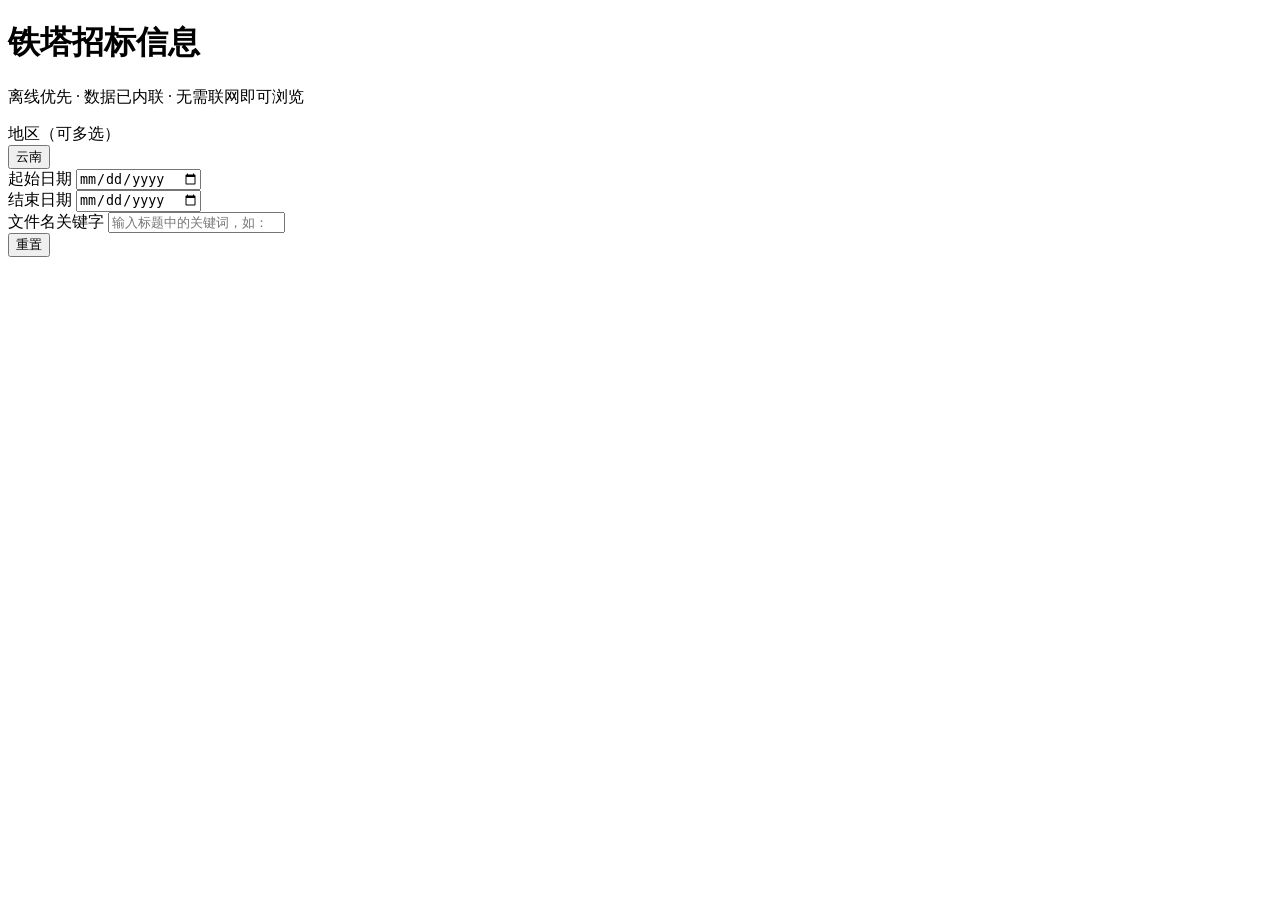
<file: web/index.template.html>
<!DOCTYPE html>
<html lang="zh-CN">
<head>
<meta charset="UTF-8">
<meta name="viewport" content="width=device-width, initial-scale=1.0">
<meta name="referrer" content="no-referrer">
<title>铁塔招标信息 · 离线版</title>
<style>/*__STYLES__*/</style>
</head>
<body>
<div class="app">

  <header class="hero">
    <h1>铁塔招标信息</h1>
    <p class="hero-sub">离线优先 · 数据已内联 · 无需联网即可浏览</p>
    <div class="meta-bar" id="metaBar"></div>
  </header>

  <section class="panel filters" aria-label="筛选条件">
    <div class="field region-field">
      <label>地区（可多选）</label>
      <div class="region-picker" id="fRegion">
        <button type="button" id="fRegionToggle" class="region-toggle">云南</button>
        <div class="region-panel" id="fRegionPanel" hidden>
          <div class="region-actions">
            <button type="button" id="fRegionAll" class="btn btn-ghost">全部（全国）</button>
            <button type="button" id="fRegionYunnan" class="btn btn-ghost">仅云南</button>
          </div>
          <div class="region-options" id="fRegionOptions"></div>
        </div>
      </div>
    </div>
    <div class="field">
      <label for="fDateFrom">起始日期</label>
      <input type="date" id="fDateFrom">
    </div>
    <div class="field">
      <label for="fDateTo">结束日期</label>
      <input type="date" id="fDateTo">
    </div>
    <div class="field grow">
      <label for="fTitle">文件名关键字</label>
      <input type="search" id="fTitle" placeholder="输入标题中的关键词，如：铁塔、昆明">
    </div>
    <div class="field actions">
      <button type="button" id="fReset" class="btn btn-ghost">重置</button>
    </div>
  </section>

  <section class="panel stats" id="statsBar" aria-label="统计"></section>

  <div class="notice" id="notice" hidden></div>

  <main id="list" class="list" aria-label="招标信息列表"></main>

  <footer class="footer" id="healthBar" aria-label="数据源状态"></footer>

</div>

<!-- 数据以安全内联 JSON 存放：浏览器不执行它，前端用 JSON.parse(textContent) 读取。
     所有尖括号与和号已转义，标题里的脚本片段只会显示为文本。 -->
<script type="application/json" id="DATA">__INLINE_PAYLOAD__</script>
<script>/*__APP_JS__*/</script>
</body>
</html>
</file>
